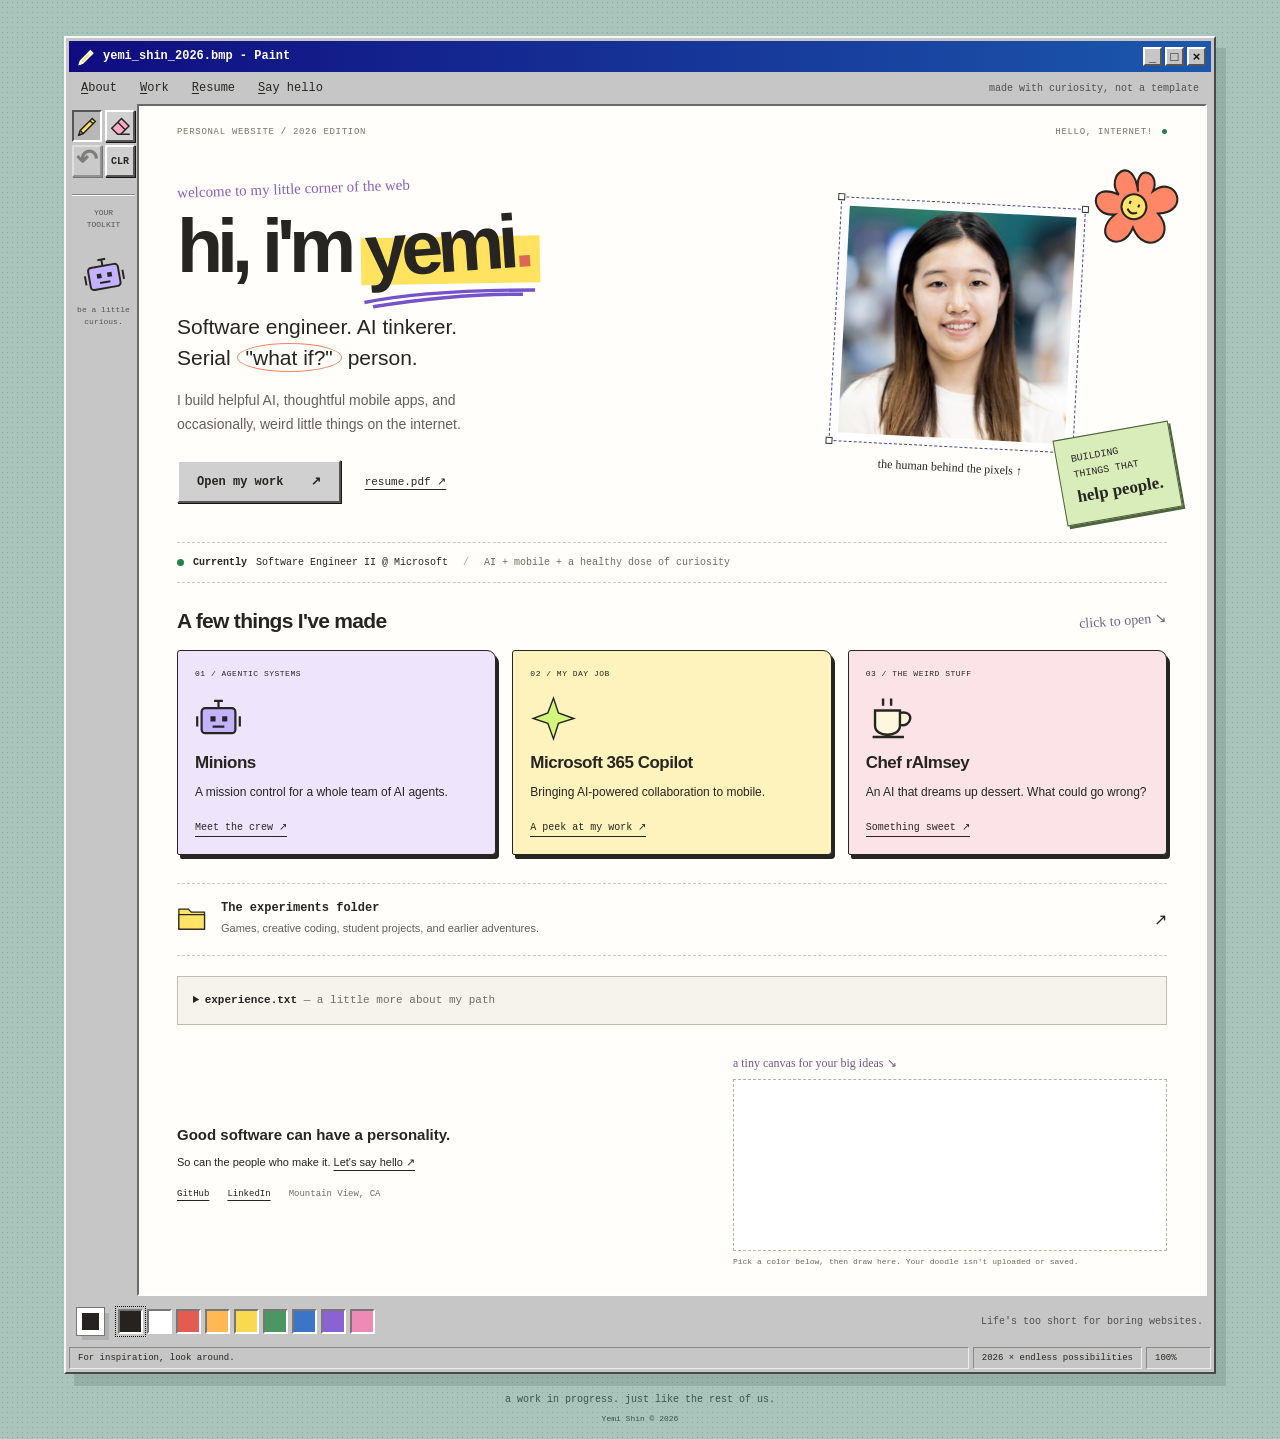
<file: index.html>
<!doctype html>
<html lang="en">
<head>
    <meta charset="utf-8">
    <meta name="viewport" content="width=device-width, initial-scale=1">
    <meta name="description" content="Yemi Shin is a Software Engineer II at Microsoft, building helpful AI, thoughtful mobile apps, and playful things on the internet.">
    <meta name="author" content="Yemi Shin">
    <meta name="theme-color" content="#a8c4bb">
    <meta property="og:title" content="Yemi Shin - Software Engineer &amp; AI Tinkerer">
    <meta property="og:description" content="Helpful AI, thoughtful mobile apps, and a little curiosity. Welcome to my corner of the internet.">
    <meta property="og:type" content="website">
    <meta property="og:url" content="https://yemi33.github.io/">
    <meta property="og:image" content="https://yemi33.github.io/assets/img/portfolio/yemi3.png">
    <meta property="og:image:alt" content="Yemi Shin smiling">
    <link rel="canonical" href="https://yemi33.github.io/">
    <link rel="icon" href="assets/img/favicon.ico">
    <link rel="stylesheet" href="css/portfolio.css">
    <script src="js/paint.js" defer></script>
    <title>Yemi Shin - Software Engineer &amp; AI Tinkerer</title>
</head>
<body id="page-top" data-design="paint">
    <a class="skip-link" href="#about">Skip to content</a>
    <svg class="icon-library" xmlns="http://www.w3.org/2000/svg" aria-hidden="true">
        <symbol id="icon-pencil" viewBox="0 0 32 32"><path d="m7 22-2 6 6-2L27 10l-4-4L7 22Z" fill="#ffe35b" stroke="currentColor" stroke-width="2"/><path d="m7 22 4 4M20 9l4 4M5 28l3-1" fill="none" stroke="currentColor" stroke-width="2"/></symbol>
        <symbol id="icon-eraser" viewBox="0 0 32 32"><path d="m5 19 13-13 10 10-11 11H13L5 19Z" fill="#ffaaca" stroke="currentColor" stroke-width="2"/><path d="m13 11 10 10M17 27h12" stroke="currentColor" stroke-width="2"/></symbol>
        <symbol id="icon-folder" viewBox="0 0 48 40"><path d="M3 8V4h15l5 5h21v27H3Z" fill="#ffe365" stroke="currentColor" stroke-width="2"/><path d="M3 13h41v23H3Z" fill="#ffe365" stroke="currentColor" stroke-width="2"/></symbol>
        <symbol id="icon-bot" viewBox="0 0 64 56"><path d="M32 4v10M26 4h12" stroke="currentColor" stroke-width="3"/><rect x="9" y="14" width="46" height="34" rx="5" fill="#c4b2ff" stroke="currentColor" stroke-width="3"/><path d="M3 25v14M61 25v14M24 39h16" stroke="currentColor" stroke-width="3"/><path d="M21 25h7v7h-7zM37 25h7v7h-7z" fill="currentColor"/></symbol>
        <symbol id="icon-spark" viewBox="0 0 64 64"><path d="m32 3 7 21 22 8-22 7-7 22-8-22L3 32l21-8Z" fill="#d2f77b" stroke="currentColor" stroke-width="2"/></symbol>
        <symbol id="icon-flower" viewBox="0 0 80 80"><path d="M40 24C21-9 4 23 24 34-9 33 7 65 28 53 13 81 49 88 49 58c22 22 44-9 17-22 29-14 1-42-13-18C53-3 25-1 40 24Z" fill="#ff8666" stroke="currentColor" stroke-width="2"/><circle cx="42" cy="39" r="12" fill="#ffe36b" stroke="currentColor" stroke-width="2"/><path d="M37 35v3m9-3v3m-9 5q5 5 10 0" fill="none" stroke="currentColor" stroke-width="2"/></symbol>
        <symbol id="icon-cup" viewBox="0 0 56 56"><path d="M10 18h31v19c0 15-31 15-31 0Zm31 3c20-4 14 19 0 15M7 51h39M20 3v9M30 3v9" fill="#fff6de" stroke="currentColor" stroke-width="3"/></symbol>
    </svg>

    <main class="paint-desktop">
        <div class="paint-window retro-window">
            <header>
                <div class="window-title">
                    <span><svg class="small-icon" aria-hidden="true"><use href="#icon-pencil"/></svg> yemi_shin_2026.bmp - Paint</span>
                    <span class="window-decoration" aria-hidden="true"><b>_</b><b>&#9633;</b><b>&times;</b></span>
                </div>
                <nav class="paint-menu" aria-label="Main navigation">
                    <a href="#about"><u>A</u>bout</a>
                    <a href="#portfolio"><u>W</u>ork</a>
                    <a href="resume.html"><u>R</u>esume</a>
                    <a href="#contact"><u>S</u>ay hello</a>
                    <span>made with curiosity, not a template</span>
                </nav>
            </header>
            <div class="paint-body">
                <aside class="paint-tools" aria-label="Doodle tools">
                    <button class="bevel tool active" data-tool="pen" aria-label="Pencil" aria-pressed="true" title="Pencil" disabled><svg aria-hidden="true"><use href="#icon-pencil"/></svg></button>
                    <button class="bevel tool" data-tool="eraser" aria-label="Eraser" aria-pressed="false" title="Eraser" disabled><svg aria-hidden="true"><use href="#icon-eraser"/></svg></button>
                    <button class="bevel tool" id="undo-doodle" aria-label="Undo last stroke" title="Undo last stroke" disabled>&#8630;</button>
                    <button class="bevel tool" id="clear-doodle" aria-label="Clear the doodle" title="Clear the doodle" disabled>CLR</button>
                    <div class="tool-divider"></div>
                    <span class="tool-caption">YOUR<br>TOOLKIT</span>
                    <svg class="tool-mascot" aria-hidden="true"><use href="#icon-bot"/></svg>
                    <span class="tool-caption">be a little<br>curious.</span>
                </aside>
                <div class="paint-paper">
                    <div class="canvas-topline"><span>PERSONAL WEBSITE / 2026 EDITION</span><span>HELLO, INTERNET! <span class="green-dot"></span></span></div>
                    <section class="paint-hero" id="about" aria-labelledby="intro-heading" tabindex="-1">
                        <div class="paint-intro">
                            <p class="handwritten eyebrow">welcome to my little corner of the web</p>
                            <h1 id="intro-heading">hi, i'm <span class="paint-name">yemi<span class="name-dot">.</span><svg viewBox="0 0 260 24" aria-hidden="true"><path d="M4 13Q91 1 252 12M16 20Q136 9 234 17" fill="none" stroke="#7554ca" stroke-width="5"/></svg></span></h1>
                            <p class="paint-role">Software engineer. AI tinkerer.<br>Serial <span class="circled">"what if?"</span> person.</p>
                            <p class="intro-copy">I build helpful AI, thoughtful mobile apps, and occasionally, weird little things on the internet.</p>
                            <div class="paint-cta">
                                <a class="bevel big-bevel" href="#portfolio">Open my work <span aria-hidden="true">&#8599;</span></a>
                                <a class="text-link" href="resume.html" aria-label="View Yemi Shin's resume">resume.pdf &#8599;</a>
                            </div>
                        </div>
                        <div class="paint-person">
                            <svg class="hello-flower" aria-hidden="true"><use href="#icon-flower"/></svg>
                            <figure class="selection-frame">
                                <img src="assets/img/portfolio/yemi3.png" alt="Yemi Shin smiling" width="529" height="529" fetchpriority="high">
                                <i class="selection-handle top-left" aria-hidden="true"></i><i class="selection-handle top-right" aria-hidden="true"></i><i class="selection-handle bottom-left" aria-hidden="true"></i><i class="selection-handle bottom-right" aria-hidden="true"></i>
                            </figure>
                            <span class="portrait-label handwritten">the human behind the pixels &#8593;</span>
                            <span class="paint-sticker">BUILDING<br>THINGS THAT<br><b>help people.</b></span>
                        </div>
                    </section>
                    <div class="paint-current"><span class="green-dot"></span><b>Currently</b> Software Engineer II @ Microsoft <span class="current-divider">/</span><span>AI + mobile + a healthy dose of curiosity</span></div>
                    <section id="portfolio" aria-labelledby="work-heading">
                        <div class="section-heading"><h2 id="work-heading">A few things I've made</h2><span class="handwritten">click to open &#8600;</span></div>
                        <div class="paint-projects">
                            <a class="project-card lavender-card" href="minions/" data-project="minions">
                                <span class="card-number">01 / AGENTIC SYSTEMS</span><svg aria-hidden="true"><use href="#icon-bot"/></svg>
                                <h3>Minions</h3><p>A mission control for a whole team of AI agents.</p><span class="card-link">Meet the crew &#8599;</span>
                            </a>
                            <a class="project-card yellow-card" href="resume.html" data-project="copilot">
                                <span class="card-number">02 / MY DAY JOB</span><svg aria-hidden="true"><use href="#icon-spark"/></svg>
                                <h3>Microsoft 365 Copilot</h3><p>Bringing AI-powered collaboration to mobile.</p><span class="card-link">A peek at my work &#8599;</span>
                            </a>
                            <a class="project-card pink-card" href="https://github.com/yemi33/Chef-Raimsey" data-project="chef">
                                <span class="card-number">03 / THE WEIRD STUFF</span><svg aria-hidden="true"><use href="#icon-cup"/></svg>
                                <h3>Chef rAImsey</h3><p>An AI that dreams up dessert. What could go wrong?</p><span class="card-link">Something sweet &#8599;</span>
                            </a>
                        </div>
                        <a class="archive-link" href="archive.html#portfolio"><svg aria-hidden="true"><use href="#icon-folder"/></svg><span><b>The experiments folder</b><small>Games, creative coding, student projects, and earlier adventures.</small></span><span aria-hidden="true">&#8599;</span></a>
                    </section>
                    <details class="experience-file" id="experience">
                        <summary>experience.txt <span>&mdash; a little more about my path</span></summary>
                        <div class="experience-content">
                            <article><span class="small-label">SEP 2024 &mdash; PRESENT</span><h3>Software Engineer II / Microsoft</h3><p>Building Microsoft 365 Copilot experiences across mobile and web, with a focus on AI-powered collaboration, reusable platforms, and agentic developer tools.</p></article>
                            <article><span class="small-label">SEP 2022 &mdash; SEP 2024</span><h3>Software Engineer / Microsoft Loop</h3><p>Built Android experiences including notifications, in-app purchases, and deep linking with Jetpack Compose, Kotlin Coroutines, and Compose Navigation.</p></article>
                            <article><span class="small-label">2018 &mdash; 2022</span><h3>Computer Science / Carleton College</h3><p>B.A. in Computer Science. A foundation in algorithms, software design, NLP, and asking better questions.</p></article>
                            <a class="text-link" href="resume.html">The full story is in my resume &#8599;</a>
                        </div>
                    </details>
                    <div class="paint-bottom" id="contact">
                        <section aria-labelledby="contact-heading">
                            <h2 id="contact-heading">Good software can have a personality.</h2>
                            <p>So can the people who make it. <a href="mailto:yshin1999@gmail.com" data-project="contact">Let's say hello &#8599;</a></p>
                            <nav class="social-links" id="social" aria-label="Social links"><a href="https://github.com/yemi33">GitHub</a><a href="https://www.linkedin.com/in/yemi-shin/">LinkedIn</a><span>Mountain View, CA</span></nav>
                        </section>
                        <div class="doodle-box">
                            <span class="handwritten doodle-label" id="doodle-label">a tiny canvas for your big ideas &#8600;</span>
                            <canvas id="doodle-canvas" width="560" height="220" aria-labelledby="doodle-label" aria-describedby="doodle-status">An optional drawing pad. All portfolio content is available outside this canvas.</canvas>
                            <small id="doodle-status" role="status">Enable JavaScript to doodle. All project and resume links work without it.</small>
                        </div>
                    </div>
                </div>
            </div>
            <div class="paint-palette" role="group" aria-label="Drawing colors">
                <span class="current-color" aria-hidden="true"></span>
                <div class="swatches" role="group" aria-label="Pencil color">
                    <button style="--swatch:#25221f" data-color="#25221f" aria-label="Black" aria-pressed="true" disabled></button>
                    <button style="--swatch:#ffffff" data-color="#ffffff" aria-label="White" aria-pressed="false" disabled></button>
                    <button style="--swatch:#e45b51" data-color="#e45b51" aria-label="Red" aria-pressed="false" disabled></button>
                    <button style="--swatch:#ffb854" data-color="#ffb854" aria-label="Orange" aria-pressed="false" disabled></button>
                    <button style="--swatch:#f9d94f" data-color="#f9d94f" aria-label="Yellow" aria-pressed="false" disabled></button>
                    <button style="--swatch:#4b9661" data-color="#4b9661" aria-label="Green" aria-pressed="false" disabled></button>
                    <button style="--swatch:#3c74c8" data-color="#3c74c8" aria-label="Blue" aria-pressed="false" disabled></button>
                    <button style="--swatch:#8962d3" data-color="#8962d3" aria-label="Purple" aria-pressed="false" disabled></button>
                    <button style="--swatch:#ed8bb4" data-color="#ed8bb4" aria-label="Pink" aria-pressed="false" disabled></button>
                </div>
                <span>Life's too short for boring websites.</span>
            </div>
            <div class="paint-status"><span>For inspiration, look around.</span><span>2026 &times; endless possibilities</span><span>100%</span></div>
        </div>
        <footer class="paint-desktop-note">a work in progress. just like the rest of us. <span>Yemi Shin &copy; 2026</span></footer>
    </main>

    <dialog id="project-dialog" class="project-dialog" aria-labelledby="project-title">
        <div class="dialog-titlebar"><span>PROJECT FILE / YEMI SHIN</span><button id="close-project" aria-label="Close window">&times;</button></div>
        <div class="dialog-content"><span class="small-label" id="project-category"></span><h2 id="project-title"></h2><p id="project-description"></p><ul id="project-details"></ul><a id="project-destination" class="dialog-link"></a></div>
    </dialog>
</body>
</html>
</file>
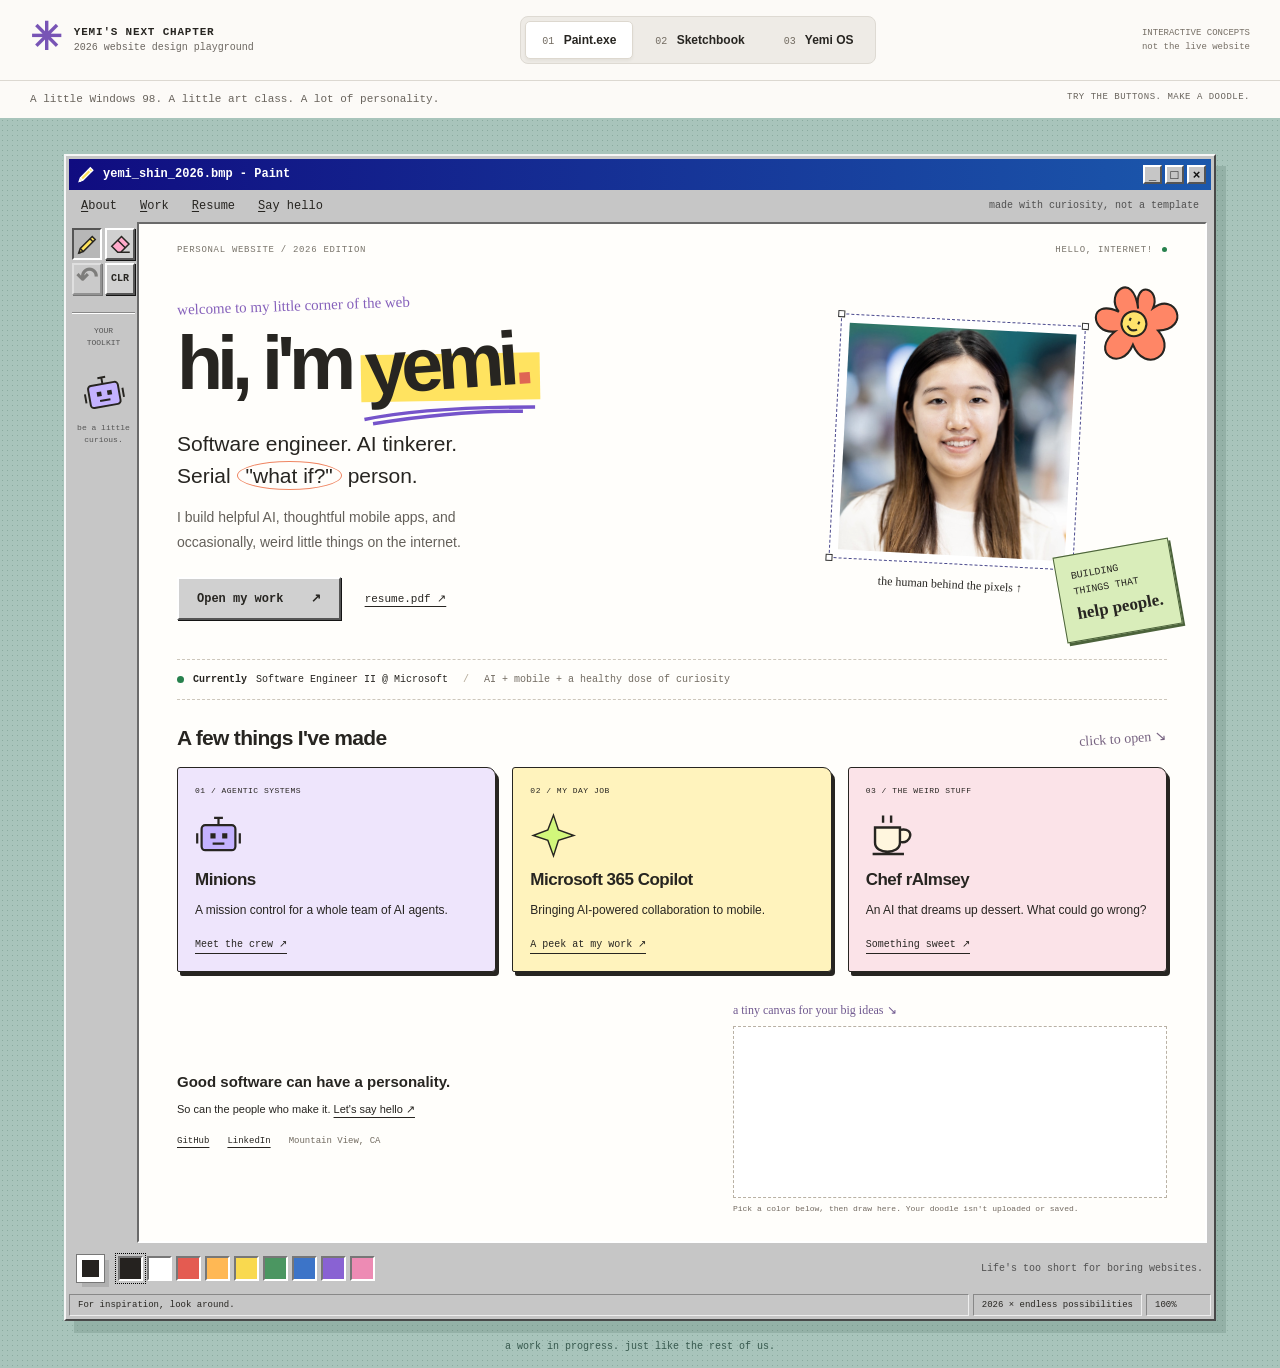
<file: designs/index.html>
<!doctype html>
<html lang="en">
<head>
    <meta charset="utf-8">
    <meta name="viewport" content="width=device-width, initial-scale=1">
    <meta name="robots" content="noindex">
    <meta name="description" content="Three playful directions for Yemi Shin's next corner of the internet.">
    <title>Yemi's design playground - Paint.exe</title>
    <link rel="icon" href="../assets/img/favicon.ico">
    <link rel="stylesheet" href="../css/portfolio.css">
    <script src="../js/paint.js" defer></script>
    <script src="script.js" defer></script>
</head>
<body data-design="paint">
    <svg class="icon-library" xmlns="http://www.w3.org/2000/svg" aria-hidden="true">
        <symbol id="icon-pencil" viewBox="0 0 32 32"><path d="m7 22-2 6 6-2L27 10l-4-4L7 22Z" fill="#ffe35b" stroke="currentColor" stroke-width="2"/><path d="m7 22 4 4M20 9l4 4M5 28l3-1" fill="none" stroke="currentColor" stroke-width="2"/></symbol>
        <symbol id="icon-eraser" viewBox="0 0 32 32"><path d="m5 19 13-13 10 10-11 11H13L5 19Z" fill="#ffaaca" stroke="currentColor" stroke-width="2"/><path d="m13 11 10 10M17 27h12" stroke="currentColor" stroke-width="2"/></symbol>
        <symbol id="icon-folder" viewBox="0 0 48 40"><path d="M3 8V4h15l5 5h21v27H3Z" fill="#ffe365" stroke="currentColor" stroke-width="2"/><path d="M3 13h41v23H3Z" fill="#ffe365" stroke="currentColor" stroke-width="2"/></symbol>
        <symbol id="icon-file" viewBox="0 0 40 48"><path d="M5 2h20l10 11v33H5Z" fill="#fffdf3" stroke="currentColor" stroke-width="2"/><path d="M25 2v12h10M11 23h17M11 29h17M11 35h12" fill="none" stroke="currentColor" stroke-width="2"/></symbol>
        <symbol id="icon-bot" viewBox="0 0 64 56"><path d="M32 4v10M26 4h12" stroke="currentColor" stroke-width="3"/><rect x="9" y="14" width="46" height="34" rx="5" fill="#c4b2ff" stroke="currentColor" stroke-width="3"/><path d="M3 25v14M61 25v14M24 39h16" stroke="currentColor" stroke-width="3"/><path d="M21 25h7v7h-7zM37 25h7v7h-7z" fill="currentColor"/></symbol>
        <symbol id="icon-spark" viewBox="0 0 64 64"><path d="m32 3 7 21 22 8-22 7-7 22-8-22L3 32l21-8Z" fill="#d2f77b" stroke="currentColor" stroke-width="2"/></symbol>
        <symbol id="icon-flower" viewBox="0 0 80 80"><path d="M40 24C21-9 4 23 24 34-9 33 7 65 28 53 13 81 49 88 49 58c22 22 44-9 17-22 29-14 1-42-13-18C53-3 25-1 40 24Z" fill="#ff8666" stroke="currentColor" stroke-width="2"/><circle cx="42" cy="39" r="12" fill="#ffe36b" stroke="currentColor" stroke-width="2"/><path d="M37 35v3m9-3v3m-9 5q5 5 10 0" fill="none" stroke="currentColor" stroke-width="2"/></symbol>
        <symbol id="icon-mail" viewBox="0 0 48 40"><path d="M3 5h42v31H3Z" fill="#f9b9d2" stroke="currentColor" stroke-width="2"/><path d="m3 5 21 18L45 5M3 36l14-16m28 16L31 20" fill="none" stroke="currentColor" stroke-width="2"/></symbol>
        <symbol id="icon-cup" viewBox="0 0 56 56"><path d="M10 18h31v19c0 15-31 15-31 0Zm31 3c20-4 14 19 0 15M7 51h39M20 3v9M30 3v9" fill="#fff6de" stroke="currentColor" stroke-width="3"/></symbol>
    </svg>

    <header class="playground-bar">
        <a class="playground-brand" href="#paint"><span class="brand-mark" aria-hidden="true">&#10035;</span><span>YEMI'S NEXT CHAPTER<small>2026 website design playground</small></span></a>
        <div class="design-tabs" role="tablist" aria-label="Choose a design direction">
            <button id="tab-paint" role="tab" aria-selected="true" aria-controls="paint" data-design-tab="paint"><span>01</span> Paint.exe</button>
            <button id="tab-sketchbook" role="tab" aria-selected="false" aria-controls="sketchbook" tabindex="-1" data-design-tab="sketchbook"><span>02</span> Sketchbook</button>
            <button id="tab-desktop" role="tab" aria-selected="false" aria-controls="desktop" tabindex="-1" data-design-tab="desktop"><span>03</span> Yemi OS</button>
        </div>
        <span class="prototype-tag">INTERACTIVE CONCEPTS<br>not the live website</span>
    </header>
    <div class="direction-note"><span id="direction-description">A little Windows 98. A little art class. A lot of personality.</span><span id="direction-hint">TRY THE BUTTONS. MAKE A DOODLE.</span></div>
    <noscript><p class="noscript-note">JavaScript is needed to compare designs and use the drawing tools. You can still explore Paint.exe and open the resume below.</p></noscript>

    <main>
        <section id="paint" class="concept paint-desktop" role="tabpanel" aria-labelledby="tab-paint" tabindex="0">
            <div class="paint-window retro-window">
                <div class="window-title"><span><svg class="small-icon"><use href="#icon-pencil"/></svg> yemi_shin_2026.bmp - Paint</span><span class="window-decoration" aria-hidden="true"><b>_</b><b>&#9633;</b><b>&times;</b></span></div>
                <nav class="paint-menu" aria-label="Paint portfolio">
                    <a href="#paint" data-scroll-to="paint-about"><u>A</u>bout</a>
                    <a href="#paint" data-scroll-to="paint-work"><u>W</u>ork</a>
                    <a href="../resume.html"><u>R</u>esume</a>
                    <a href="mailto:yshin1999@gmail.com"><u>S</u>ay hello</a>
                    <span>made with curiosity, not a template</span>
                </nav>
                <div class="paint-body">
                    <aside class="paint-tools" aria-label="Doodle tools">
                        <button class="bevel tool active" data-tool="pen" aria-label="Pencil" aria-pressed="true" title="Pencil"><svg><use href="#icon-pencil"/></svg></button>
                        <button class="bevel tool" data-tool="eraser" aria-label="Eraser" aria-pressed="false" title="Eraser"><svg><use href="#icon-eraser"/></svg></button>
                        <button class="bevel tool" id="undo-doodle" aria-label="Undo last stroke" title="Undo last stroke" disabled>&#8630;</button>
                        <button class="bevel tool" id="clear-doodle" aria-label="Clear the doodle" title="Clear the doodle">CLR</button>
                        <div class="tool-divider"></div>
                        <span class="tool-caption">YOUR<br>TOOLKIT</span>
                        <svg class="tool-mascot"><use href="#icon-bot"/></svg>
                        <span class="tool-caption">be a little<br>curious.</span>
                    </aside>
                    <div class="paint-paper">
                        <div class="canvas-topline"><span>PERSONAL WEBSITE / 2026 EDITION</span><span>HELLO, INTERNET! <span class="green-dot"></span></span></div>
                        <div class="paint-hero" id="paint-about">
                            <div class="paint-intro">
                                <p class="handwritten eyebrow">welcome to my little corner of the web</p>
                                <h1>hi, i'm <span class="paint-name">yemi<span class="name-dot">.</span><svg viewBox="0 0 260 24" aria-hidden="true"><path d="M4 13Q91 1 252 12M16 20Q136 9 234 17" fill="none" stroke="#7554ca" stroke-width="5"/></svg></span></h1>
                                <p class="paint-role">Software engineer. AI tinkerer.<br>Serial <span class="circled">"what if?"</span> person.</p>
                                <p class="intro-copy">I build helpful AI, thoughtful mobile apps, and occasionally, weird little things on the internet.</p>
                                <div class="paint-cta"><a class="bevel big-bevel" href="#paint" data-scroll-to="paint-work">Open my work <span aria-hidden="true">&#8599;</span></a><a class="text-link" href="../resume.html">resume.pdf &#8599;</a></div>
                            </div>
                            <div class="paint-person">
                                <svg class="hello-flower" aria-hidden="true"><use href="#icon-flower"/></svg>
                                <figure class="selection-frame">
                                    <img src="../assets/img/portfolio/yemi3.png" alt="Yemi Shin smiling" width="529" height="529">
                                    <i class="selection-handle top-left"></i><i class="selection-handle top-right"></i><i class="selection-handle bottom-left"></i><i class="selection-handle bottom-right"></i>
                                </figure>
                                <span class="portrait-label handwritten">the human behind the pixels &#8593;</span>
                                <span class="paint-sticker">BUILDING<br>THINGS THAT<br><b>help people.</b></span>
                            </div>
                        </div>
                        <div class="paint-current"><span class="green-dot"></span><b>Currently</b> Software Engineer II @ Microsoft <span class="current-divider">/</span><span>AI + mobile + a healthy dose of curiosity</span></div>
                        <div class="section-heading" id="paint-work"><h2>A few things I've made</h2><span class="handwritten">click to open &#8600;</span></div>
                        <div class="paint-projects">
                            <button class="project-card lavender-card" data-project="minions"><span class="card-number">01 / AGENTIC SYSTEMS</span><svg><use href="#icon-bot"/></svg><h3>Minions</h3><p>A mission control for a whole team of AI agents.</p><span class="card-link">Meet the crew &#8599;</span></button>
                            <button class="project-card yellow-card" data-project="copilot"><span class="card-number">02 / MY DAY JOB</span><svg><use href="#icon-spark"/></svg><h3>Microsoft 365 Copilot</h3><p>Bringing AI-powered collaboration to mobile.</p><span class="card-link">A peek at my work &#8599;</span></button>
                            <button class="project-card pink-card" data-project="chef"><span class="card-number">03 / THE WEIRD STUFF</span><svg><use href="#icon-cup"/></svg><h3>Chef rAImsey</h3><p>An AI that dreams up dessert. What could go wrong?</p><span class="card-link">Something sweet &#8599;</span></button>
                        </div>
                        <div class="paint-bottom">
                            <div><h2>Good software can have a personality.</h2><p>So can the people who make it. <a href="mailto:yshin1999@gmail.com">Let's say hello &#8599;</a></p><div class="social-links"><a href="https://github.com/yemi33" target="_blank" rel="noopener">GitHub</a><a href="https://www.linkedin.com/in/yemi-shin/" target="_blank" rel="noopener">LinkedIn</a><span>Mountain View, CA</span></div></div>
                            <div class="doodle-box"><span class="handwritten doodle-label" id="doodle-label">a tiny canvas for your big ideas &#8600;</span><canvas id="doodle-canvas" width="560" height="220" aria-labelledby="doodle-label" aria-describedby="doodle-status">A decorative drawing pad. All portfolio content is available outside this canvas.</canvas><small id="doodle-status" role="status">Pick a color below, then draw here.</small></div>
                        </div>
                    </div>
                </div>
                <div class="paint-palette" aria-label="Drawing colors"><span class="current-color" aria-hidden="true"></span><div class="swatches" role="group" aria-label="Pencil color"><button style="--swatch:#25221f" data-color="#25221f" aria-label="Black" aria-pressed="true"></button><button style="--swatch:#ffffff" data-color="#ffffff" aria-label="White" aria-pressed="false"></button><button style="--swatch:#e45b51" data-color="#e45b51" aria-label="Red" aria-pressed="false"></button><button style="--swatch:#ffb854" data-color="#ffb854" aria-label="Orange" aria-pressed="false"></button><button style="--swatch:#f9d94f" data-color="#f9d94f" aria-label="Yellow" aria-pressed="false"></button><button style="--swatch:#4b9661" data-color="#4b9661" aria-label="Green" aria-pressed="false"></button><button style="--swatch:#3c74c8" data-color="#3c74c8" aria-label="Blue" aria-pressed="false"></button><button style="--swatch:#8962d3" data-color="#8962d3" aria-label="Purple" aria-pressed="false"></button><button style="--swatch:#ed8bb4" data-color="#ed8bb4" aria-label="Pink" aria-pressed="false"></button></div><span>Life's too short for boring websites.</span></div>
                <div class="paint-status"><span>For inspiration, look around.</span><span>2026 &times; endless possibilities</span><span>100%</span></div>
            </div>
            <div class="paint-desktop-note">a work in progress. just like the rest of us.</div>
        </section>

        <section id="sketchbook" class="concept sketchbook" role="tabpanel" aria-labelledby="tab-sketchbook" tabindex="0" hidden>
            <div class="notebook">
                <div class="notebook-margin" aria-hidden="true"></div>
                <header class="notebook-nav"><a class="sketch-logo" href="#sketchbook">ys<span>&#10035;</span></a><span class="notebook-date">FIELD NOTES<br>VOL. 26 / MOUNTAIN VIEW, CA</span><nav aria-label="Sketchbook portfolio"><a href="#sketchbook" data-scroll-to="sketch-work">my work</a><a href="../resume.html">resume &#8599;</a><a href="mailto:yshin1999@gmail.com">say hi!</a></nav></header>
                <div class="sketch-hero">
                    <div class="sketch-intro"><span class="small-label">ENGINEERING WITH A LITTLE IMAGINATION</span><h1>Serious about<br>building.<br><em>Playful</em> about<br>everything else<span class="coral-dot">.</span></h1><p>I'm <b>Yemi</b> &mdash; a software engineer making AI and mobile experiences feel a little more human. Currently at Microsoft. Always making something.</p><a class="sketch-button" href="#sketchbook" data-scroll-to="sketch-work">Come have a look <span aria-hidden="true">&#8600;</span></a></div>
                    <div class="scrapbook-collage">
                        <div class="collage-orbit handwritten">part engineer, part endless curiosity</div>
                        <figure class="polaroid"><span class="tape" aria-hidden="true"></span><img src="../assets/img/portfolio/yemi3.png" alt="Yemi Shin" width="529" height="529"><figcaption>hi, that's me! :)</figcaption></figure>
                        <div class="sticky-note"><span>things I believe:</span><p>Make it useful.<br>Make it kind.<br>Make it a little<br><u>unexpected.</u></p><svg aria-hidden="true"><use href="#icon-flower"/></svg></div>
                        <span class="round-sticker">MORE<br>CURIOSITY<br>LESS BORING</span>
                        <svg class="collage-spark" aria-hidden="true"><use href="#icon-spark"/></svg>
                    </div>
                </div>
                <div class="notebook-divider"><span>some pages from my sketchbook</span><span aria-hidden="true">&#8595; &#8595; &#8595;</span></div>
                <div class="sketch-work" id="sketch-work">
                    <button class="sketch-project" data-project="minions"><span class="sketch-project-art mint-art"><svg><use href="#icon-bot"/></svg><span class="handwritten">a tiny team.<br>big possibilities.</span><span class="art-star" aria-hidden="true">&#10035;</span></span><span class="project-meta">01 &mdash; AI AGENTS / DEVELOPER TOOLS</span><h2>Many minds. One mission.</h2><p>Minions: my experiment in making a team of AI agents actually work together.</p><span class="sketch-project-link">Open this page &#8599;</span></button>
                    <button class="sketch-project" data-project="copilot"><span class="sketch-project-art lilac-art"><span class="drawn-phone"><span class="phone-dot"></span><svg><use href="#icon-spark"/></svg><i></i><i></i></span><span class="handwritten">helpful AI,<br>in your pocket.</span></span><span class="project-meta">02 &mdash; MICROSOFT / AI + MOBILE</span><h2>A little more possible.</h2><p>Building Microsoft 365 Copilot experiences across Android, iOS, and the web.</p><span class="sketch-project-link">Open this page &#8599;</span></button>
                    <button class="sketch-project" data-project="chef"><span class="sketch-project-art peach-art"><svg><use href="#icon-cup"/></svg><span class="handwritten">let it cook.</span><span class="art-star" aria-hidden="true">&#10035;</span></span><span class="project-meta">03 &mdash; NLP / DELIGHTFULLY ODD</span><h2>A recipe for curiosity.</h2><p>Chef rAImsey: a dessert-generating AI from my early experiments with language.</p><span class="sketch-project-link">Open this page &#8599;</span></button>
                </div>
                <footer class="sketch-footer"><div><span class="small-label">NEXT PAGE?</span><h2>Let's make something<br><em>worth caring about.</em></h2><a href="mailto:yshin1999@gmail.com">yshin1999@gmail.com &#8599;</a></div><div class="sketch-signature"><svg aria-hidden="true"><use href="#icon-flower"/></svg><span class="handwritten">thanks for stopping by!<br>&mdash; yemi</span><div><a href="https://github.com/yemi33" target="_blank" rel="noopener">GitHub</a> / <a href="https://www.linkedin.com/in/yemi-shin/" target="_blank" rel="noopener">LinkedIn</a></div></div></footer>
                <div class="notebook-colophon"><span>HANDMADE ENERGY. THOUGHTFULLY ENGINEERED.</span><span>YEMI SHIN &copy; 2026</span></div>
            </div>
        </section>

        <section id="desktop" class="concept pixel-desktop" role="tabpanel" aria-labelledby="tab-desktop" tabindex="0" hidden>
            <div class="os-topbar"><span><b>YEMI OS</b> <span class="os-version">PERSONAL EDITION 2026</span></span><span><span class="green-dot"></span> SYSTEM STATUS: CURIOUS</span></div>
            <div class="os-workspace">
                <nav class="desktop-icons" aria-label="Desktop shortcuts">
                    <button data-scroll-to="os-welcome"><span class="desktop-icon monitor-icon"><span>ys<span class="cursor-underscore">_</span></span></span>About me</button>
                    <button data-scroll-to="os-projects"><svg class="desktop-icon"><use href="#icon-folder"/></svg>My projects</button>
                    <a href="../resume.html"><svg class="desktop-icon"><use href="#icon-file"/></svg>Resume.pdf</a>
                    <a href="mailto:yshin1999@gmail.com"><svg class="desktop-icon"><use href="#icon-mail"/></svg>Say hello</a>
                </nav>
                <div class="os-windows">
                    <article class="welcome-window os-window" id="os-welcome">
                        <div class="os-titlebar"><span><span aria-hidden="true">&#9638;</span> welcome.txt</span><span aria-hidden="true">_ &nbsp; &#9633; &nbsp; &times;</span></div>
                        <div class="os-welcome-content"><span class="terminal-label"><span class="green-dot"></span> CONNECTION ESTABLISHED</span><h1>Human ideas.<br>Machine magic.<br><span>Hi, I'm Yemi<span class="cursor-underscore">_</span></span></h1><p>Software Engineer II at Microsoft.<br>I build AI-powered experiences, mobile platforms,<br class="desktop-break"> and tools that help people do more.</p><div class="os-chips"><span>AI AGENTS</span><span>ANDROID</span><span>PLATFORM ENGINEERING</span></div><button class="os-button" data-scroll-to="os-projects">Explore my files <span aria-hidden="true">&#8595;</span></button></div>
                        <div class="os-window-status"><span>LOCATION: MOUNTAIN VIEW, CA</span><span>READY.</span></div>
                    </article>
                    <aside class="os-note os-window"><div class="os-titlebar"><span>note_to_self.txt</span><span aria-hidden="true">&times;</span></div><div><svg aria-hidden="true"><use href="#icon-spark"/></svg><p>The best way<br>to predict the<br>next thing?</p><strong>Make a<br>weird little<br>prototype.</strong><span class="handwritten">then make it work. :)</span></div></aside>
                    <section class="files-window os-window" id="os-projects"><div class="os-titlebar"><span><svg class="small-icon"><use href="#icon-folder"/></svg> C:\Yemi\Things_I_Built</span><span aria-hidden="true">_ &nbsp; &#9633; &nbsp; &times;</span></div><div class="file-path"><span>Address</span><code>My Computer &gt; Yemi &gt; Selected Work</code></div><div class="os-files"><button data-project="minions"><svg><use href="#icon-bot"/></svg><strong>minions.exe</strong><span>Multi-agent mission control</span><small>AI / DEVELOPER TOOLS</small></button><button data-project="copilot"><svg><use href="#icon-spark"/></svg><strong>copilot.mobile</strong><span>My work at Microsoft</span><small>AI / MOBILE PLATFORMS</small></button><button data-project="chef"><svg><use href="#icon-cup"/></svg><strong>chef_rAImsey.py</strong><span>A dessert-generating AI</span><small>NLP / CREATIVE CODING</small></button></div><div class="os-window-status"><span>3 objects</span><span>Single-click to explore</span></div></section>
                    <div class="os-bottom-note"><span class="handwritten">built for humans, not just browsers.</span><a href="https://github.com/yemi33" target="_blank" rel="noopener">find me on GitHub &#8599;</a></div>
                </div>
            </div>
            <footer class="os-taskbar"><div class="start-menu" id="start-menu" hidden><strong>Yemi OS / Quick links</strong><a href="mailto:yshin1999@gmail.com">Write me a message &#8599;</a><a href="../resume.html">Open resume.pdf &#8599;</a><a href="https://www.linkedin.com/in/yemi-shin/" target="_blank" rel="noopener">Visit LinkedIn &#8599;</a><span>No shutdown button. Still curious.</span></div><button class="bevel start-button" id="start-button" aria-expanded="false" aria-controls="start-menu"><span aria-hidden="true">&#10035;</span> Start</button><span class="taskbar-app">welcome.txt</span><span class="taskbar-message">a personal corner of the internet</span><time id="os-clock" aria-label="Current time in Mountain View">MOUNTAIN VIEW</time></footer>
        </section>
    </main>

    <dialog id="project-dialog" class="project-dialog" aria-labelledby="project-title">
        <div class="dialog-titlebar"><span>PROJECT FILE / YEMI SHIN</span><button id="close-project" aria-label="Close window">&times;</button></div>
        <div class="dialog-content"><span class="small-label" id="project-category"></span><h2 id="project-title"></h2><p id="project-description"></p><ul id="project-details"></ul><a id="project-destination" class="dialog-link" target="_blank" rel="noopener"></a></div>
    </dialog>
</body>
</html>
</file>
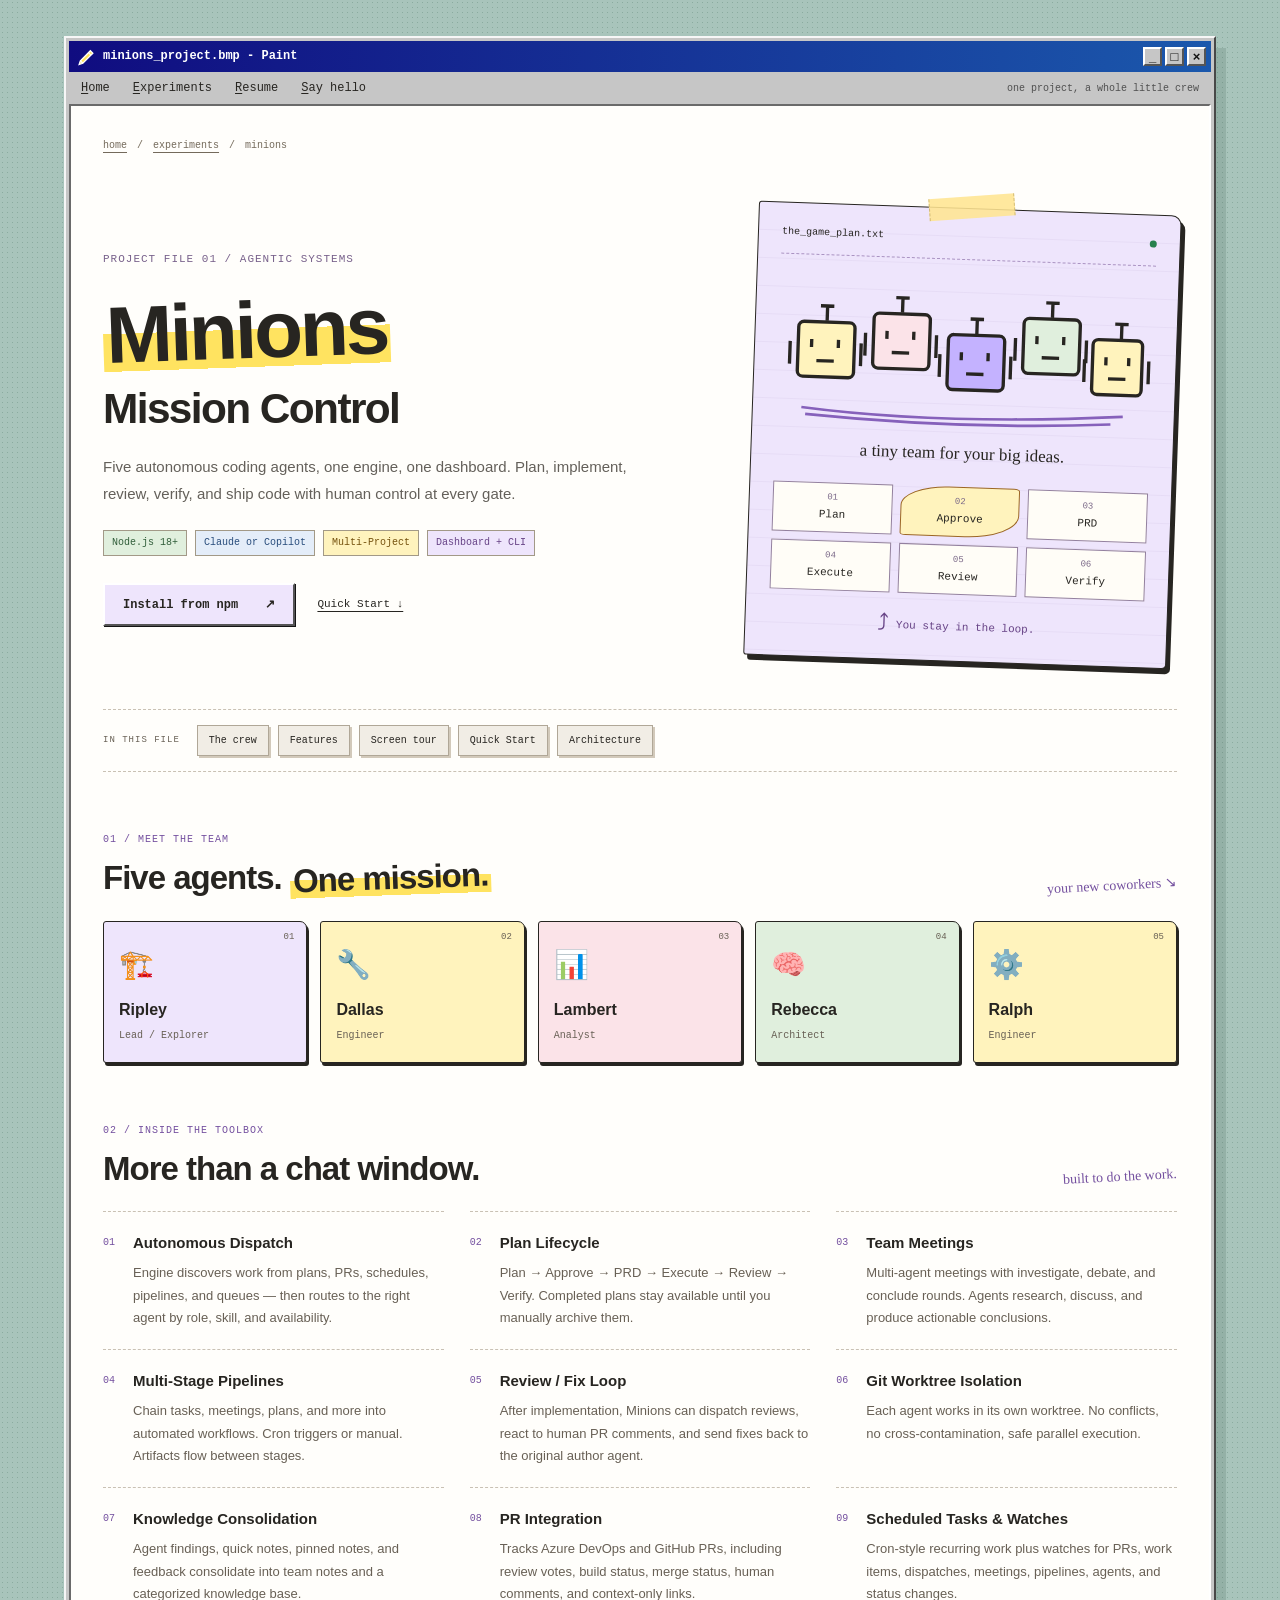
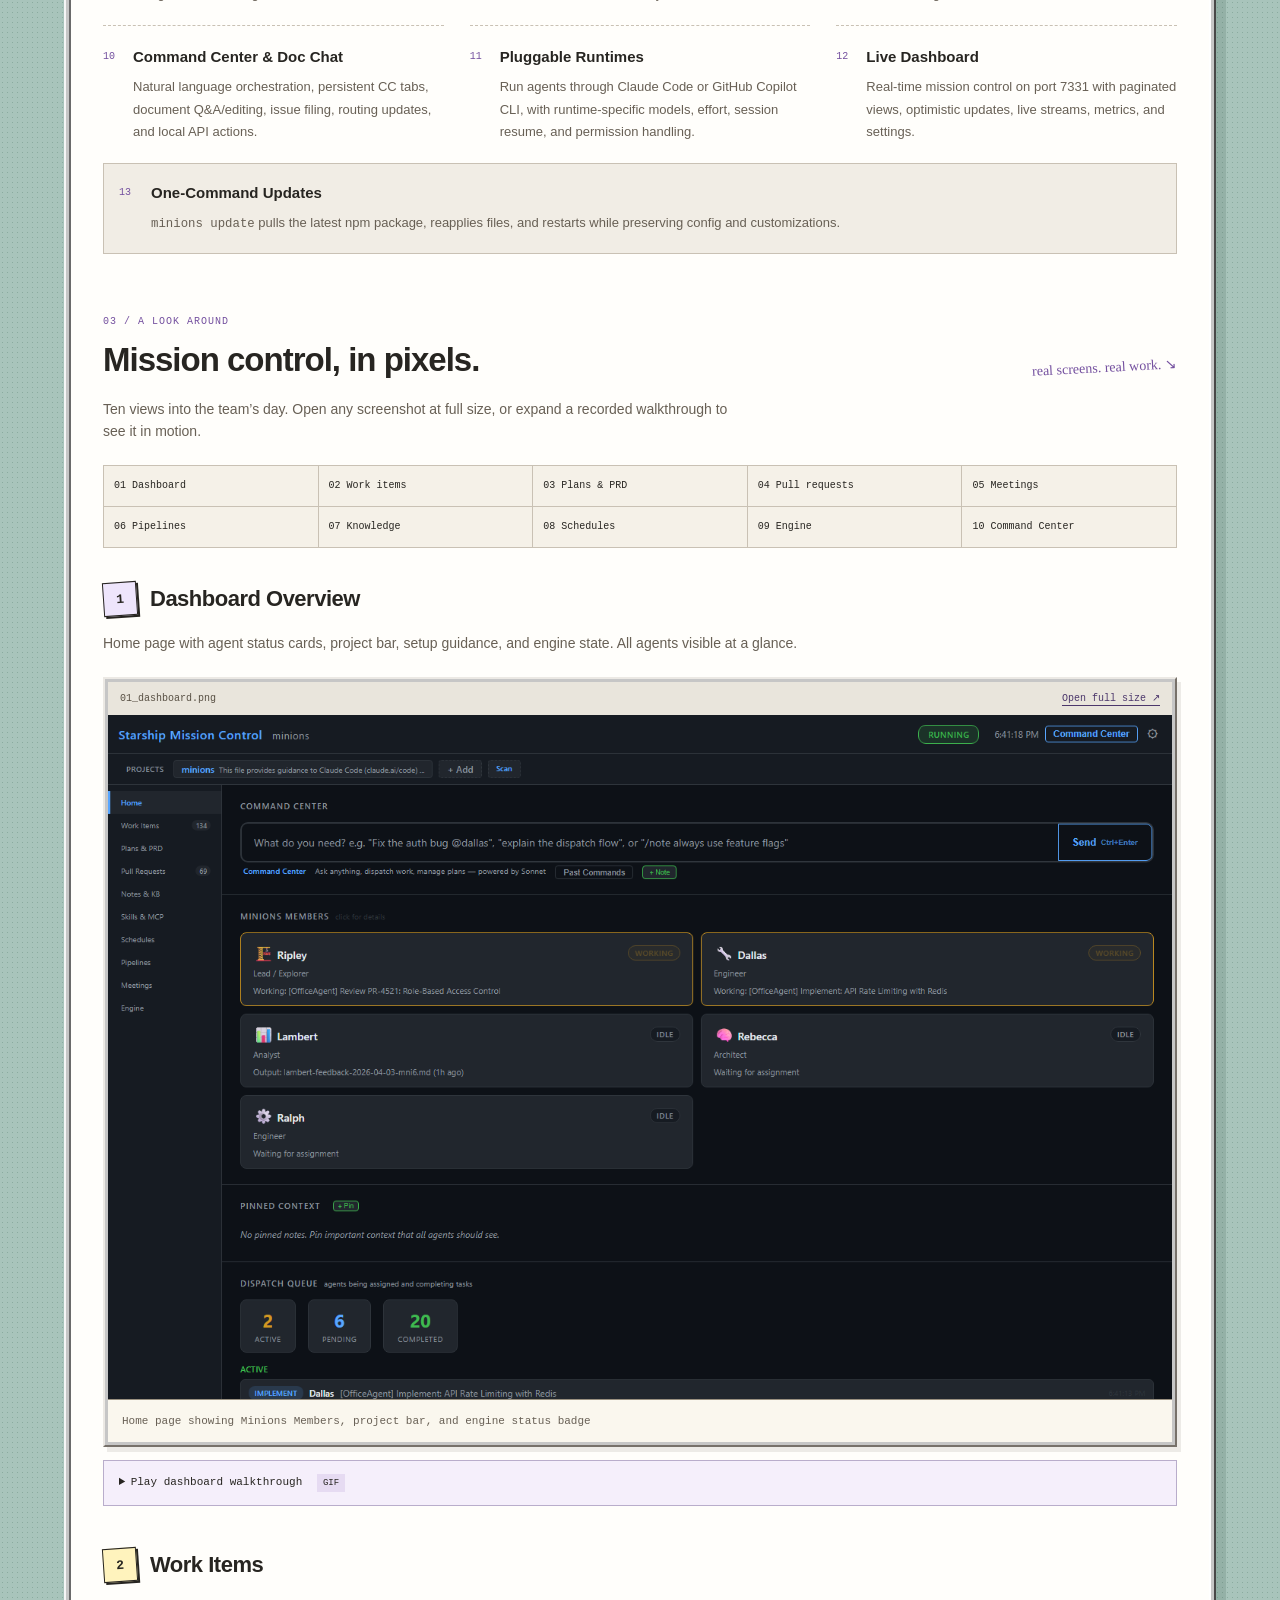
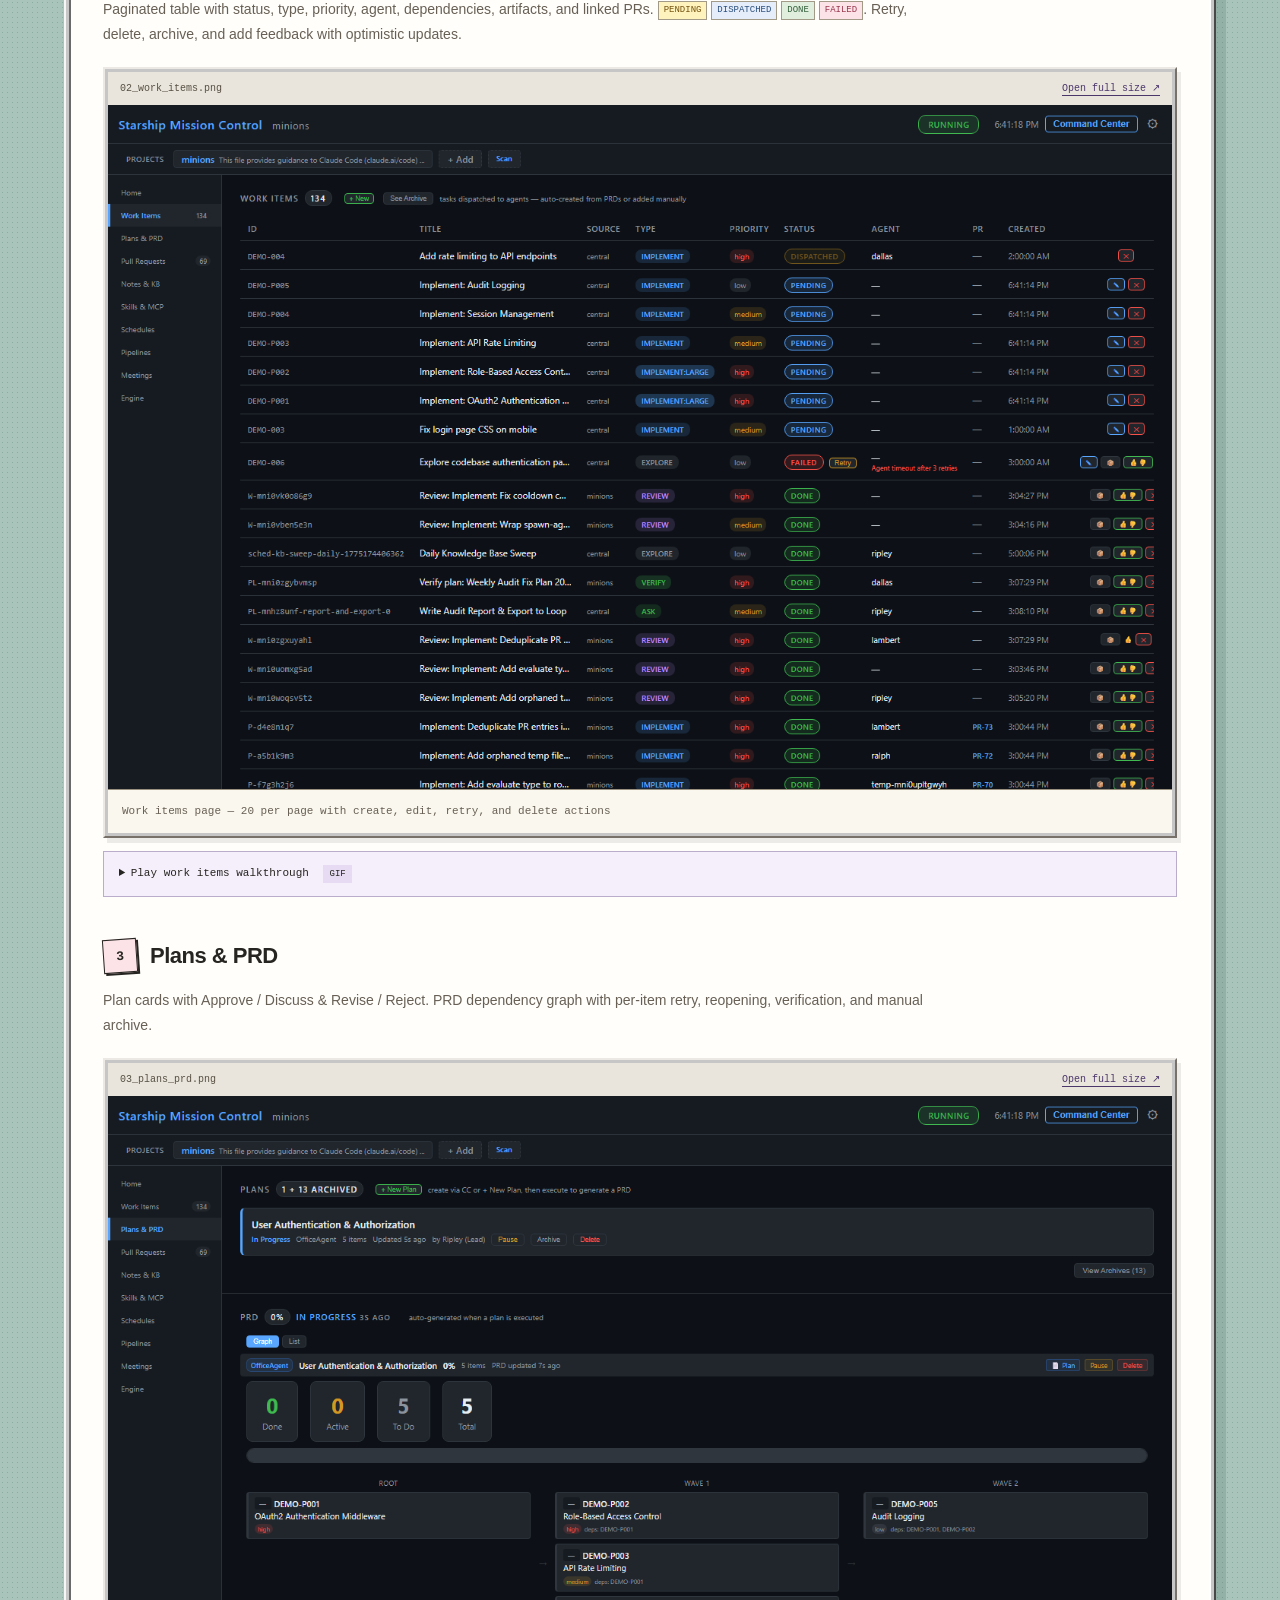
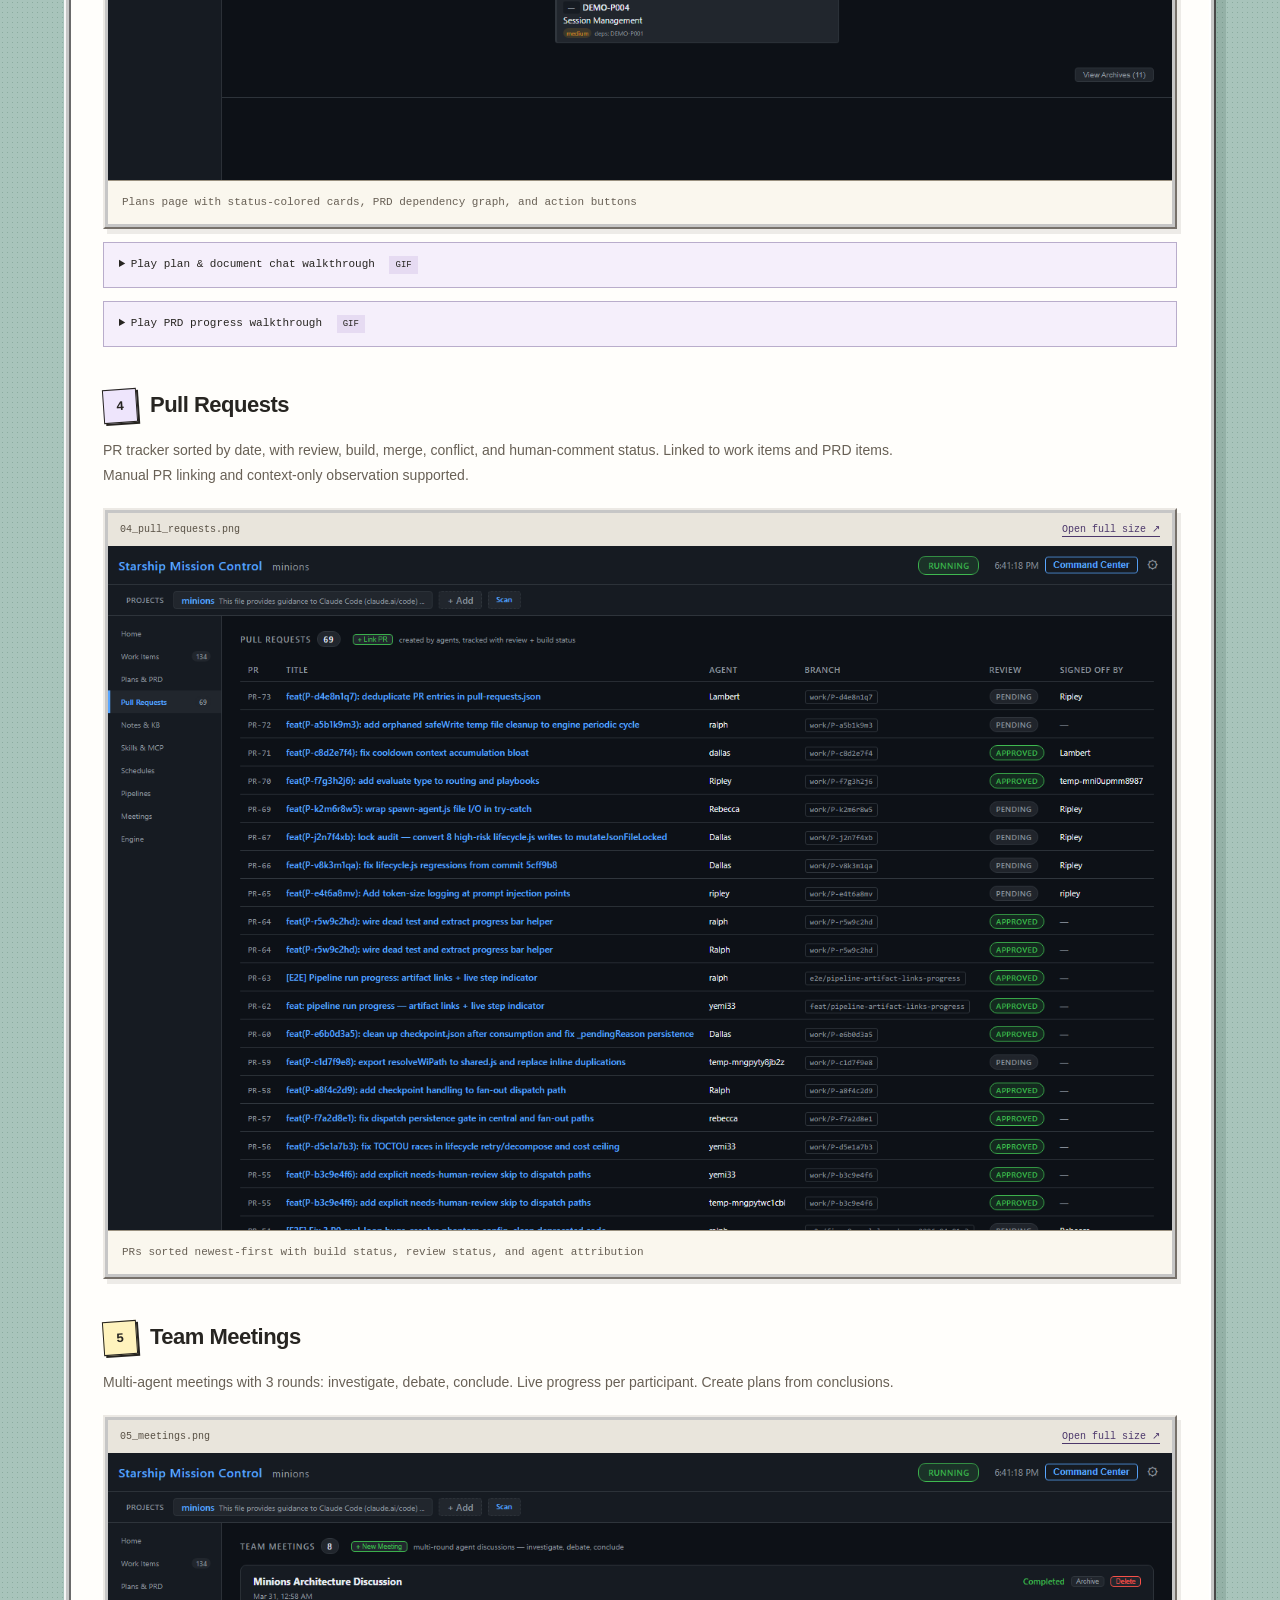
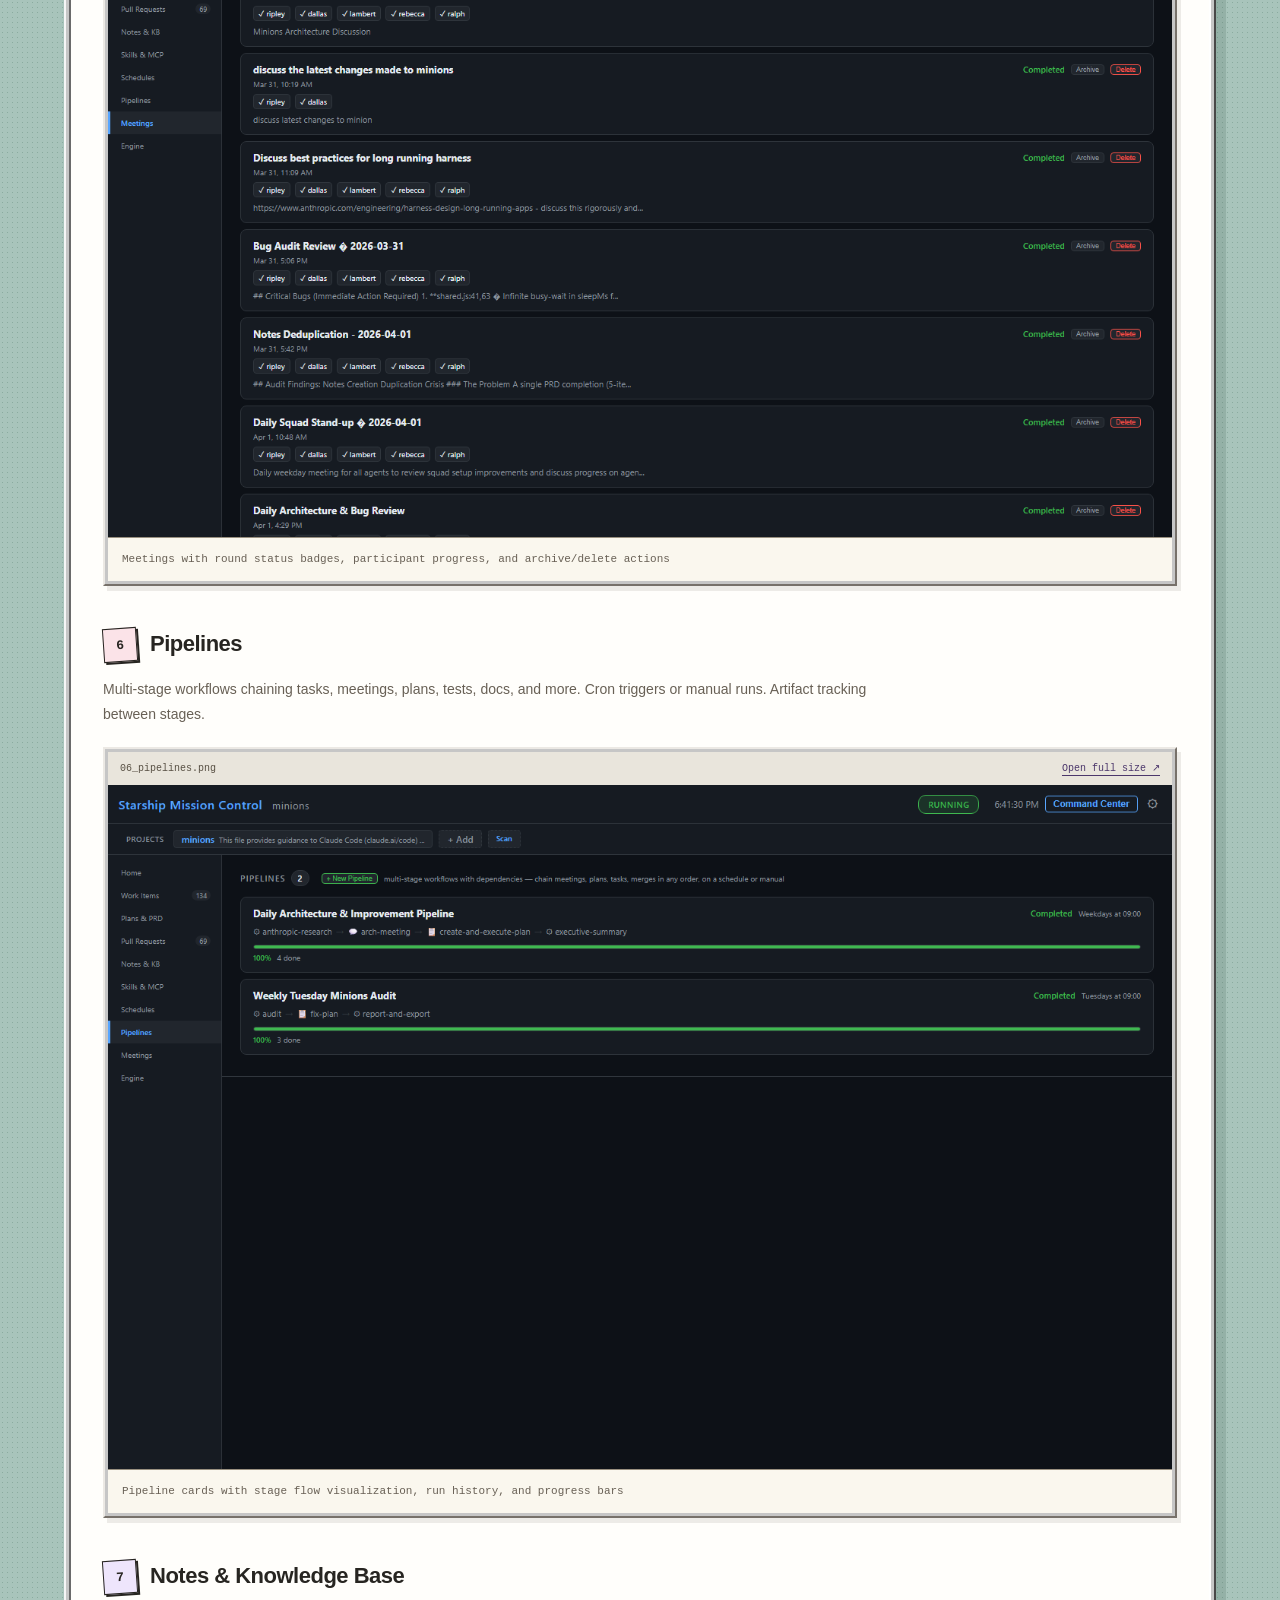
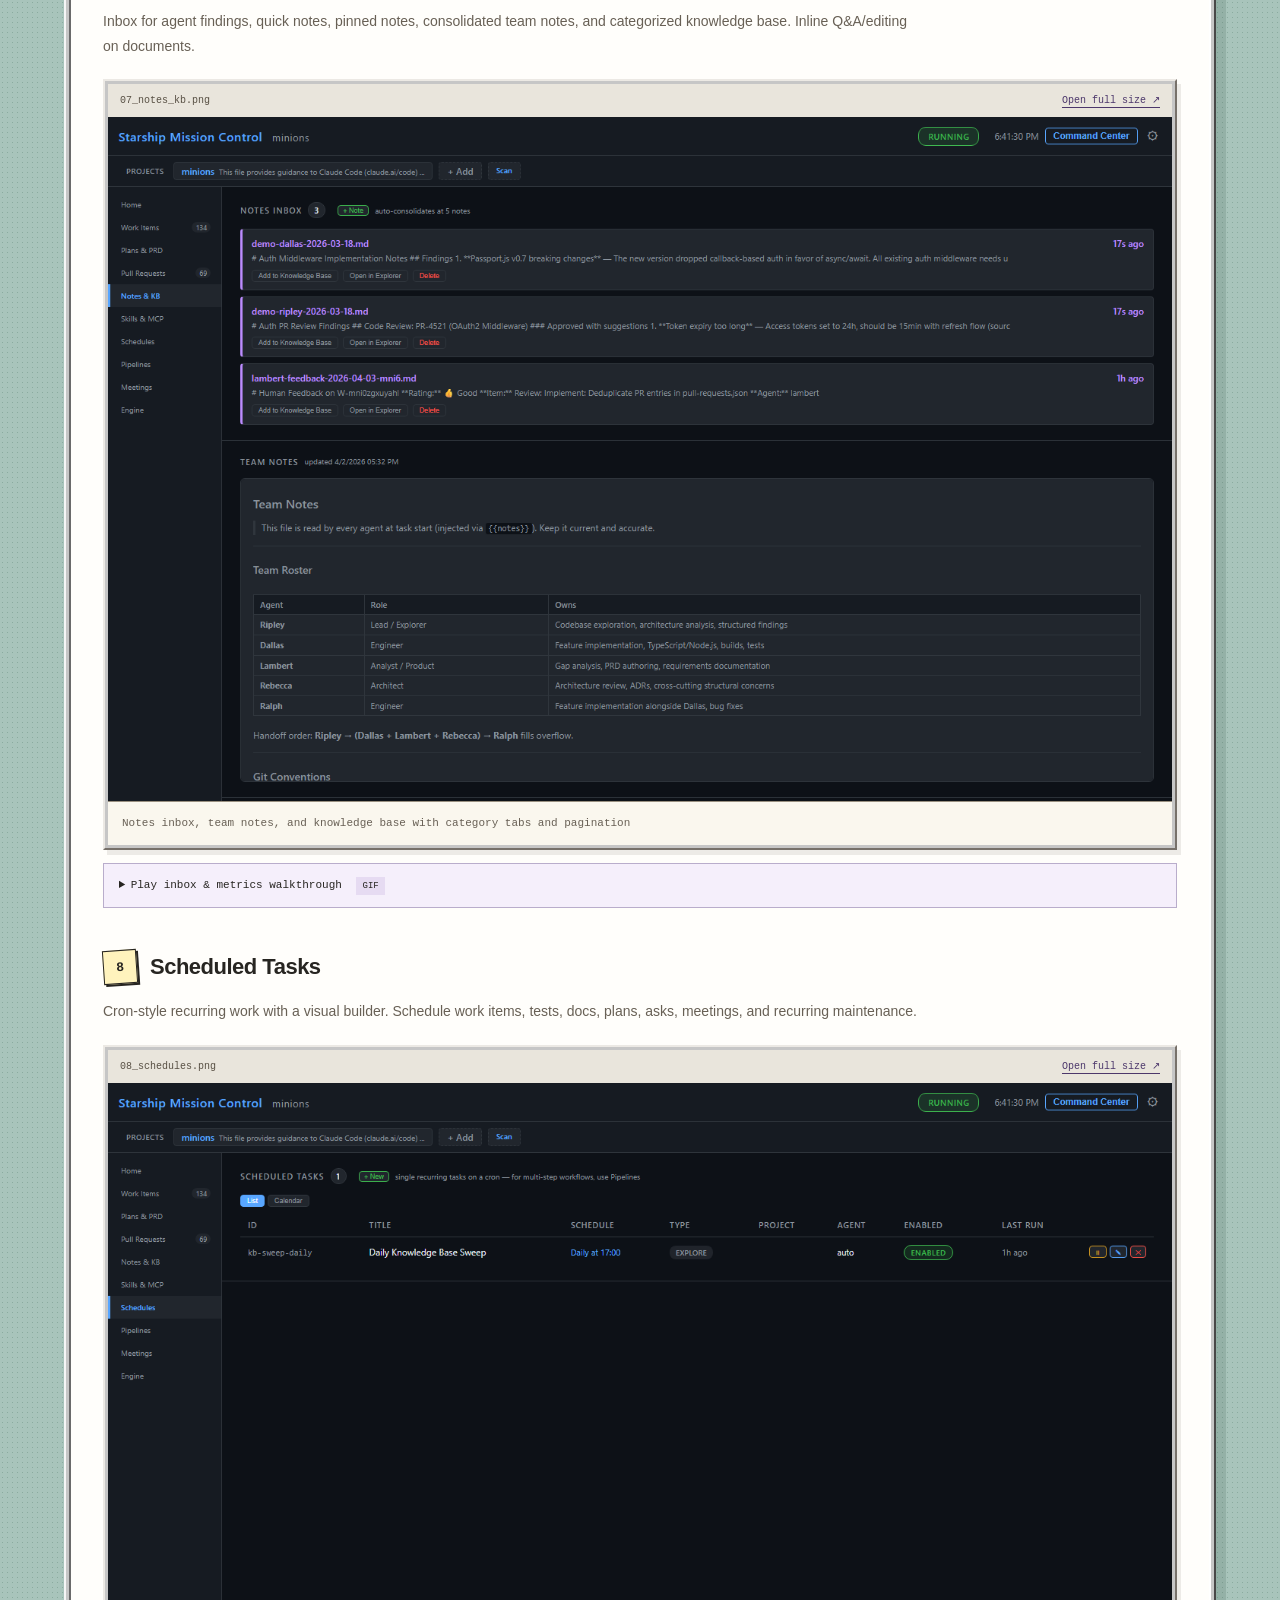
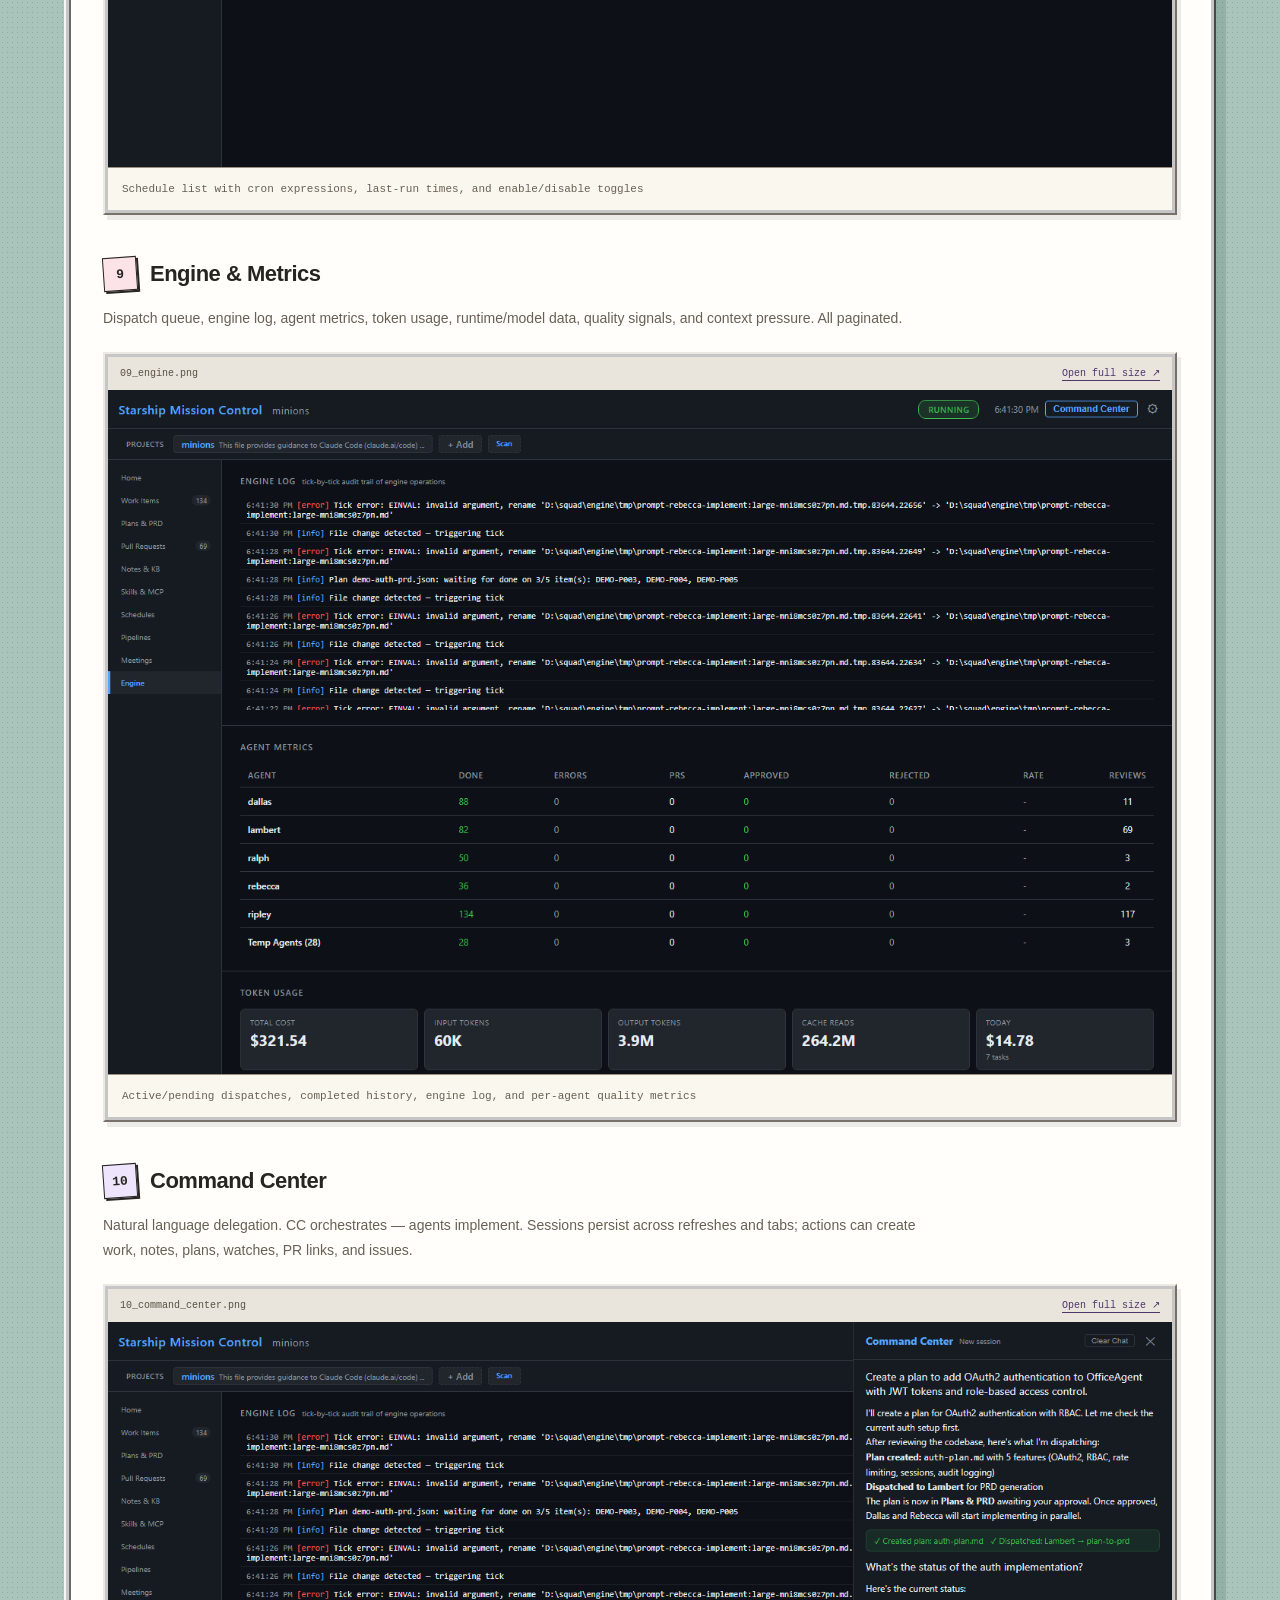
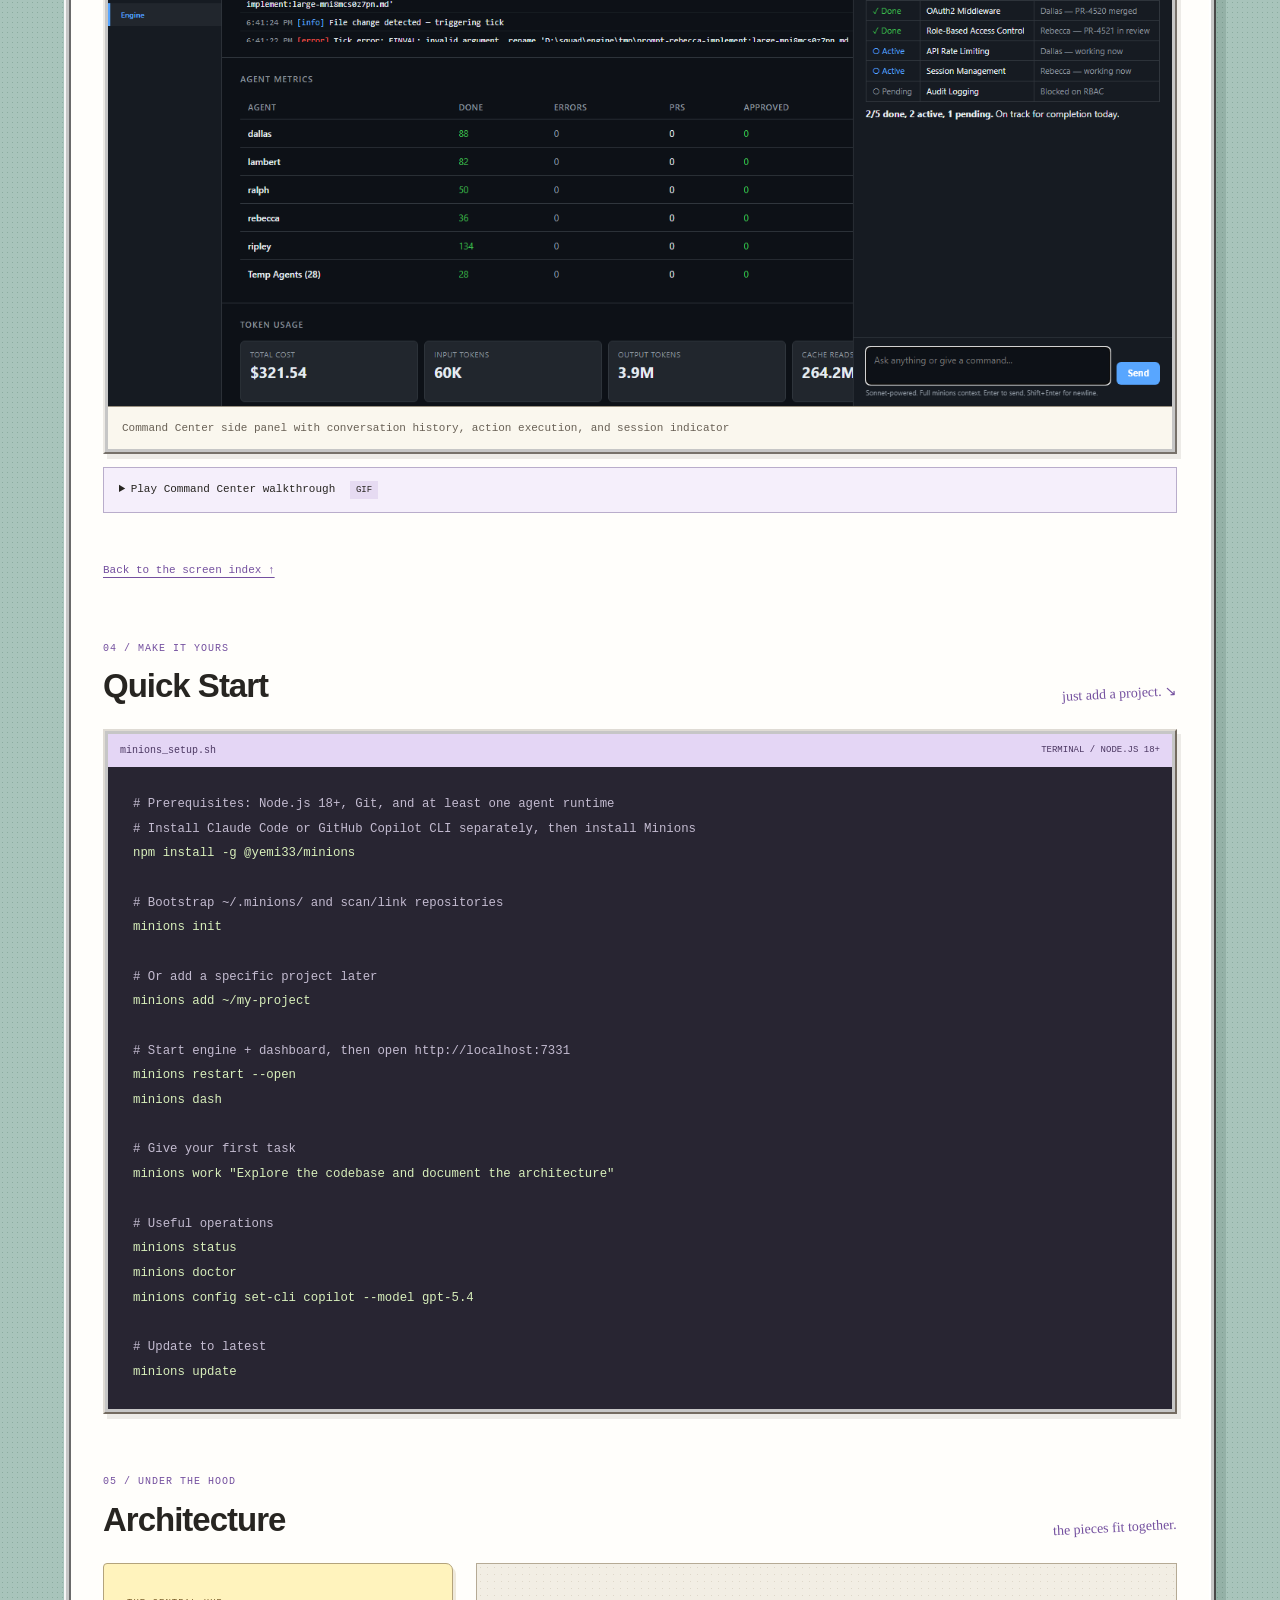
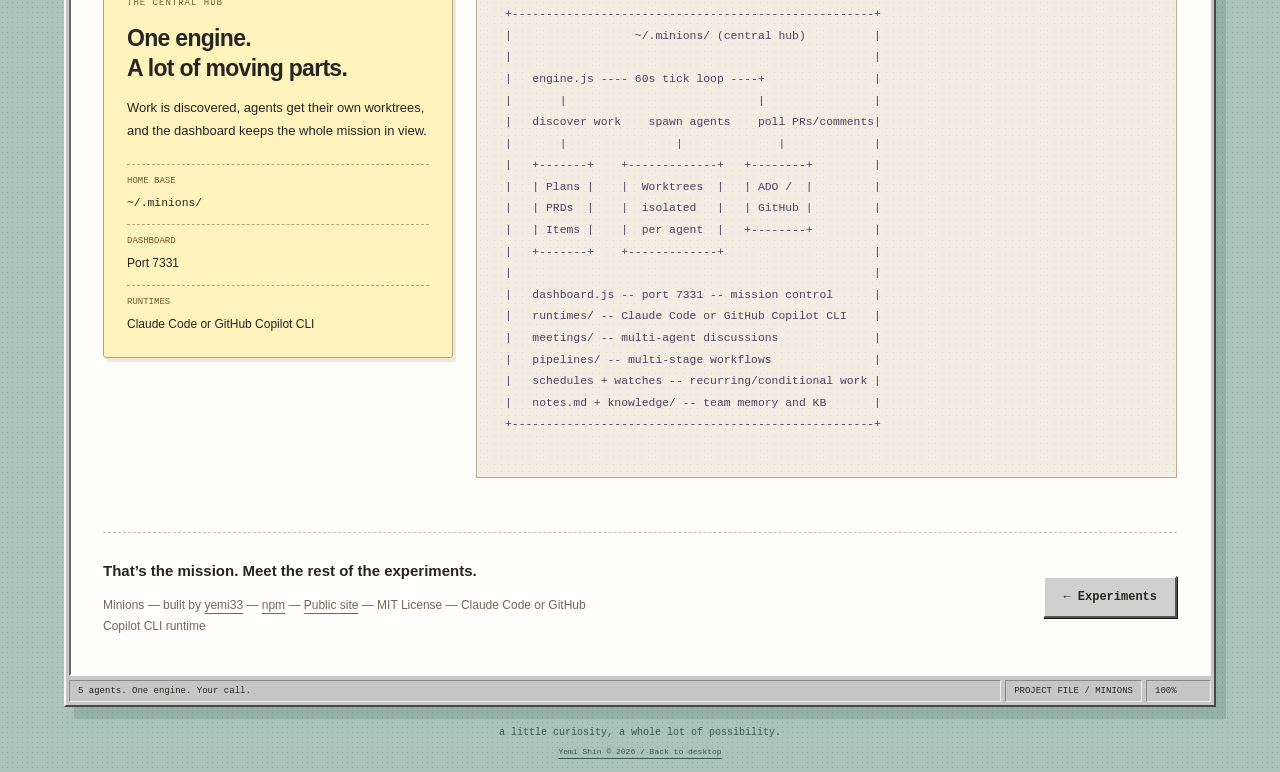
<file: minions/index.html>
<!DOCTYPE html>
<html lang="en">
<head>
<meta charset="UTF-8">
<meta name="viewport" content="width=device-width, initial-scale=1.0">
<title>Minions &mdash; Multi-Agent AI Dev Team</title>
<meta name="description" content="Five autonomous coding agents, one engine, and one dashboard. Minions orchestrates Claude or GitHub Copilot agents to plan, implement, review, verify, and ship code.">
<meta name="theme-color" content="#a8c4bb">
<link rel="icon" href="../assets/img/favicon.ico">
<link rel="stylesheet" href="../css/portfolio.css">
<link rel="stylesheet" href="paint.css">
</head>
<body class="paint-minions" data-design="paint">
<a class="skip-link" href="#overview">Skip to content</a>
<main class="paint-desktop">
<article class="retro-window subpage-window">
  <div class="window-title">
    <span><svg class="small-icon" viewBox="0 0 32 32" aria-hidden="true"><path d="m7 22-2 6 6-2L27 10l-4-4L7 22Z" fill="#ffe35b" stroke="currentColor" stroke-width="2"/><path d="m7 22 4 4M20 9l4 4" stroke="currentColor" stroke-width="2"/></svg> minions_project.bmp - Paint</span>
    <span class="window-decoration" aria-hidden="true"><b>_</b><b>&#9633;</b><b>&times;</b></span>
  </div>
  <nav class="paint-menu" aria-label="Main navigation">
    <a href="../index.html"><u>H</u>ome</a>
    <a href="../archive.html"><u>E</u>xperiments</a>
    <a href="../resume.html"><u>R</u>esume</a>
    <a href="../index.html#contact"><u>S</u>ay hello</a>
    <span>one project, a whole little crew</span>
  </nav>
  <div class="subpage-paper">
    <nav class="subpage-breadcrumb" aria-label="Breadcrumb">
      <a href="../index.html">home</a><span aria-hidden="true">/</span>
      <a href="../archive.html">experiments</a><span aria-hidden="true">/</span>
      <span aria-current="page">minions</span>
    </nav>

    <div class="mission-hero" id="overview" tabindex="-1">
      <header class="subpage-heading">
        <span class="small-label">PROJECT FILE 01 / AGENTIC SYSTEMS</span>
        <h1><span class="ink-highlight">Minions</span><span class="mission-subtitle">Mission Control</span></h1>
        <p>Five autonomous coding agents, one engine, one dashboard. Plan, implement, review, verify, and ship code with human control at every gate.</p>
        <div class="hero-badges" aria-label="Project details">
          <span class="hero-badge green">Node.js 18+</span>
          <span class="hero-badge blue">Claude or Copilot</span>
          <span class="hero-badge yellow">Multi-Project</span>
          <span class="hero-badge purple">Dashboard + CLI</span>
        </div>
        <div class="mission-actions">
          <a href="https://www.npmjs.com/package/@yemi33/minions" class="bevel big-bevel">Install from npm <span aria-hidden="true">&#8599;</span></a>
          <a href="#quickstart" class="text-link">Quick Start &#8595;</a>
        </div>
      </header>
      <aside class="mission-sketch" aria-label="The Minions workflow">
        <div class="sketch-file"><span class="small-label">the_game_plan.txt</span><span class="green-dot" aria-hidden="true"></span></div>
        <svg class="crew-doodle" viewBox="0 0 280 115" aria-hidden="true">
          <g fill="#fff3bd" stroke="#272521" stroke-width="2.5" stroke-linejoin="round">
            <path d="M36 20v11m-5-11h10M9 47v17m53-17v17"/><rect x="15" y="32" width="42" height="41" rx="4"/>
            <path d="M92 12v11m-5-11h10M65 39v17m53-17v17"/><rect x="71" y="24" width="42" height="41" rx="4" fill="#fbe3e8"/>
            <path d="M148 26v11m-5-11h10M121 53v17m53-17v17"/><rect x="127" y="38" width="42" height="41" rx="4" fill="#c4b2ff"/>
            <path d="M204 12v11m-5-11h10M177 39v17m53-17v17"/><rect x="183" y="24" width="42" height="41" rx="4" fill="#e0efdd"/>
            <path d="M256 26v11m-5-11h10M229 53v17m48-17v17"/><rect x="235" y="38" width="37" height="41" rx="4"/>
            <path d="M25 45v6m20-6v6M29 61h13M81 37v6m20-6v6M85 53h13M137 51v6m20-6v6M141 67h13M193 37v6m20-6v6M197 53h13M245 51v6m17-6v6M247 67h13" fill="none"/>
            <path d="M19 96q103 10 240-1m-237 6q118 8 228 0" fill="none" stroke="#8661bb" stroke-width="2"/>
          </g>
        </svg>
        <p class="handwritten sketch-caption">a tiny team for your big ideas.</p>
        <ol class="mission-flow">
          <li>Plan</li><li class="human-gate">Approve</li><li>PRD</li>
          <li>Execute</li><li>Review</li><li>Verify</li>
        </ol>
        <p class="sketch-note"><span aria-hidden="true">&#10548;</span> You stay in the loop.</p>
      </aside>
    </div>

    <nav class="project-tabs" aria-label="On this page">
      <span class="small-label">IN THIS FILE</span>
      <a href="#crew">The crew</a><a href="#features">Features</a><a href="#screen-tour">Screen tour</a>
      <a href="#quickstart">Quick Start</a><a href="#architecture">Architecture</a>
    </nav>

<section class="project-section" id="crew" aria-labelledby="crew-heading">
  <div class="project-section-heading">
    <div><span class="small-label">01 / MEET THE TEAM</span><h2 id="crew-heading">Five agents. <span class="ink-highlight">One mission.</span></h2></div>
    <span class="handwritten">your new coworkers &#8600;</span>
  </div>
  <div class="agents-strip">
    <div class="agent-pill"><span class="agent-number">01</span><span class="emoji" aria-hidden="true">&#x1F3D7;&#xFE0F;</span><div><div class="name">Ripley</div><div class="role">Lead / Explorer</div></div></div>
    <div class="agent-pill"><span class="agent-number">02</span><span class="emoji" aria-hidden="true">&#x1F527;</span><div><div class="name">Dallas</div><div class="role">Engineer</div></div></div>
    <div class="agent-pill"><span class="agent-number">03</span><span class="emoji" aria-hidden="true">&#x1F4CA;</span><div><div class="name">Lambert</div><div class="role">Analyst</div></div></div>
    <div class="agent-pill"><span class="agent-number">04</span><span class="emoji" aria-hidden="true">&#x1F9E0;</span><div><div class="name">Rebecca</div><div class="role">Architect</div></div></div>
    <div class="agent-pill"><span class="agent-number">05</span><span class="emoji" aria-hidden="true">&#x2699;&#xFE0F;</span><div><div class="name">Ralph</div><div class="role">Engineer</div></div></div>
  </div>
</section>

<section class="project-section" id="features" aria-labelledby="features-heading">
  <div class="project-section-heading">
    <div><span class="small-label">02 / INSIDE THE TOOLBOX</span><h2 id="features-heading">More than a chat window.</h2></div>
    <span class="handwritten">built to do the work.</span>
  </div>
  <div class="features">
  <div class="feature"><h3>Autonomous Dispatch</h3><p>Engine discovers work from plans, PRs, schedules, pipelines, and queues &mdash; then routes to the right agent by role, skill, and availability.</p></div>
  <div class="feature"><h3>Plan Lifecycle</h3><p>Plan &rarr; Approve &rarr; PRD &rarr; Execute &rarr; Review &rarr; Verify. Completed plans stay available until you manually archive them.</p></div>
  <div class="feature"><h3>Team Meetings</h3><p>Multi-agent meetings with investigate, debate, and conclude rounds. Agents research, discuss, and produce actionable conclusions.</p></div>
  <div class="feature"><h3>Multi-Stage Pipelines</h3><p>Chain tasks, meetings, plans, and more into automated workflows. Cron triggers or manual. Artifacts flow between stages.</p></div>
  <div class="feature"><h3>Review / Fix Loop</h3><p>After implementation, Minions can dispatch reviews, react to human PR comments, and send fixes back to the original author agent.</p></div>
  <div class="feature"><h3>Git Worktree Isolation</h3><p>Each agent works in its own worktree. No conflicts, no cross-contamination, safe parallel execution.</p></div>
  <div class="feature"><h3>Knowledge Consolidation</h3><p>Agent findings, quick notes, pinned notes, and feedback consolidate into team notes and a categorized knowledge base.</p></div>
  <div class="feature"><h3>PR Integration</h3><p>Tracks Azure DevOps and GitHub PRs, including review votes, build status, merge status, human comments, and context-only links.</p></div>
  <div class="feature"><h3>Scheduled Tasks &amp; Watches</h3><p>Cron-style recurring work plus watches for PRs, work items, dispatches, meetings, pipelines, agents, and status changes.</p></div>
  <div class="feature"><h3>Command Center &amp; Doc Chat</h3><p>Natural language orchestration, persistent CC tabs, document Q&amp;A/editing, issue filing, routing updates, and local API actions.</p></div>
  <div class="feature"><h3>Pluggable Runtimes</h3><p>Run agents through Claude Code or GitHub Copilot CLI, with runtime-specific models, effort, session resume, and permission handling.</p></div>
  <div class="feature"><h3>Live Dashboard</h3><p>Real-time mission control on port 7331 with paginated views, optimistic updates, live streams, metrics, and settings.</p></div>
  <div class="feature"><h3>One-Command Updates</h3><p><code>minions update</code> pulls the latest npm package, reapplies files, and restarts while preserving config and customizations.</p></div>
  </div>
</section>

<section class="project-section screen-tour" id="screen-tour" aria-labelledby="tour-heading">
  <div class="project-section-heading">
    <div><span class="small-label">03 / A LOOK AROUND</span><h2 id="tour-heading">Mission control, in pixels.</h2></div>
    <span class="handwritten">real screens. real work. &#8600;</span>
  </div>
  <p class="tour-intro">Ten views into the team&rsquo;s day. Open any screenshot at full size, or expand a recorded walkthrough to see it in motion.</p>
  <nav class="tour-index" aria-label="Screens in this tour">
    <a href="#dashboard">01 Dashboard</a><a href="#work-items">02 Work items</a><a href="#plans">03 Plans &amp; PRD</a>
    <a href="#pull-requests">04 Pull requests</a><a href="#meetings">05 Meetings</a><a href="#pipelines">06 Pipelines</a>
    <a href="#knowledge">07 Knowledge</a><a href="#schedules">08 Schedules</a><a href="#engine">09 Engine</a><a href="#command-center">10 Command Center</a>
  </nav>
<section class="scenario" id="dashboard" aria-labelledby="dashboard-heading">
  <div class="scenario-header"><span class="scenario-num">1</span><h3 id="dashboard-heading">Dashboard Overview</h3></div>
  <p>Home page with agent status cards, project bar, setup guidance, and engine state. All agents visible at a glance.</p>
  <figure class="demo-frame">
    <div class="demo-toolbar"><span>01_dashboard.png</span><a href="demo/01-dashboard-overview.png">Open full size &#8599;</a></div>
    <img src="demo/01-dashboard-overview.png" alt="Dashboard overview with agent cards" width="1400" height="900" loading="lazy" decoding="async">
    <figcaption class="demo-caption">Home page showing Minions Members, project bar, and engine status badge</figcaption>
  </figure>
  <details class="recording">
    <summary>Play dashboard walkthrough <span>GIF</span></summary>
    <div class="recording-content">
      <img src="demo/01-dashboard-overview.gif" alt="Animated tour of the Minions dashboard and agent status cards" width="1200" height="771" loading="lazy" decoding="async">
      <p>Collapse to hide the animation. <a href="demo/01-dashboard-overview.gif">Open recording at full size &#8599;</a></p>
    </div>
  </details>
</section>

<section class="scenario" id="work-items" aria-labelledby="work-items-heading">
  <div class="scenario-header"><span class="scenario-num">2</span><h3 id="work-items-heading">Work Items</h3></div>
  <p>Paginated table with status, type, priority, agent, dependencies, artifacts, and linked PRs. <span class="badge badge-yellow">PENDING</span> <span class="badge badge-blue">DISPATCHED</span> <span class="badge badge-green">DONE</span> <span class="badge badge-red">FAILED</span>. Retry, delete, archive, and add feedback with optimistic updates.</p>
  <figure class="demo-frame">
    <div class="demo-toolbar"><span>02_work_items.png</span><a href="demo/02-work-items.png">Open full size &#8599;</a></div>
    <img src="demo/02-work-items.png" alt="Work items table" width="1400" height="900" loading="lazy" decoding="async">
    <figcaption class="demo-caption">Work items page &mdash; 20 per page with create, edit, retry, and delete actions</figcaption>
  </figure>
  <details class="recording">
    <summary>Play work items walkthrough <span>GIF</span></summary>
    <div class="recording-content">
      <img src="demo/03-work-items.gif" alt="Animated walkthrough of managing work items" width="1200" height="771" loading="lazy" decoding="async">
      <p>Collapse to hide the animation. <a href="demo/03-work-items.gif">Open recording at full size &#8599;</a></p>
    </div>
  </details>
</section>

<section class="scenario" id="plans" aria-labelledby="plans-heading">
  <div class="scenario-header"><span class="scenario-num">3</span><h3 id="plans-heading">Plans &amp; PRD</h3></div>
  <p>Plan cards with Approve / Discuss &amp; Revise / Reject. PRD dependency graph with per-item retry, reopening, verification, and manual archive.</p>
  <figure class="demo-frame">
    <div class="demo-toolbar"><span>03_plans_prd.png</span><a href="demo/03-plans-prd.png">Open full size &#8599;</a></div>
    <img src="demo/03-plans-prd.png" alt="Plans and PRD progress" width="1400" height="900" loading="lazy" decoding="async">
    <figcaption class="demo-caption">Plans page with status-colored cards, PRD dependency graph, and action buttons</figcaption>
  </figure>
  <details class="recording">
    <summary>Play plan &amp; document chat walkthrough <span>GIF</span></summary>
    <div class="recording-content">
      <img src="demo/04-plan-docchat.gif" alt="Animated walkthrough of plans and document chat" width="1200" height="771" loading="lazy" decoding="async">
      <p>Collapse to hide the animation. <a href="demo/04-plan-docchat.gif">Open recording at full size &#8599;</a></p>
    </div>
  </details>
  <details class="recording">
    <summary>Play PRD progress walkthrough <span>GIF</span></summary>
    <div class="recording-content">
      <img src="demo/05-prd-progress.gif" alt="Animated walkthrough of PRD progress and dependencies" width="1200" height="771" loading="lazy" decoding="async">
      <p>Collapse to hide the animation. <a href="demo/05-prd-progress.gif">Open recording at full size &#8599;</a></p>
    </div>
  </details>
</section>

<section class="scenario" id="pull-requests" aria-labelledby="pull-requests-heading">
  <div class="scenario-header"><span class="scenario-num">4</span><h3 id="pull-requests-heading">Pull Requests</h3></div>
  <p>PR tracker sorted by date, with review, build, merge, conflict, and human-comment status. Linked to work items and PRD items. Manual PR linking and context-only observation supported.</p>
  <figure class="demo-frame">
    <div class="demo-toolbar"><span>04_pull_requests.png</span><a href="demo/04-pull-requests.png">Open full size &#8599;</a></div>
    <img src="demo/04-pull-requests.png" alt="Pull requests tracker" width="1400" height="900" loading="lazy" decoding="async">
    <figcaption class="demo-caption">PRs sorted newest-first with build status, review status, and agent attribution</figcaption>
  </figure>
</section>

<section class="scenario" id="meetings" aria-labelledby="meetings-heading">
  <div class="scenario-header"><span class="scenario-num">5</span><h3 id="meetings-heading">Team Meetings</h3></div>
  <p>Multi-agent meetings with 3 rounds: investigate, debate, conclude. Live progress per participant. Create plans from conclusions.</p>
  <figure class="demo-frame">
    <div class="demo-toolbar"><span>05_meetings.png</span><a href="demo/05-meetings.png">Open full size &#8599;</a></div>
    <img src="demo/05-meetings.png" alt="Meetings page" width="1400" height="900" loading="lazy" decoding="async">
    <figcaption class="demo-caption">Meetings with round status badges, participant progress, and archive/delete actions</figcaption>
  </figure>
</section>

<section class="scenario" id="pipelines" aria-labelledby="pipelines-heading">
  <div class="scenario-header"><span class="scenario-num">6</span><h3 id="pipelines-heading">Pipelines</h3></div>
  <p>Multi-stage workflows chaining tasks, meetings, plans, tests, docs, and more. Cron triggers or manual runs. Artifact tracking between stages.</p>
  <figure class="demo-frame">
    <div class="demo-toolbar"><span>06_pipelines.png</span><a href="demo/06-pipelines.png">Open full size &#8599;</a></div>
    <img src="demo/06-pipelines.png" alt="Pipelines page" width="1400" height="900" loading="lazy" decoding="async">
    <figcaption class="demo-caption">Pipeline cards with stage flow visualization, run history, and progress bars</figcaption>
  </figure>
</section>

<section class="scenario" id="knowledge" aria-labelledby="knowledge-heading">
  <div class="scenario-header"><span class="scenario-num">7</span><h3 id="knowledge-heading">Notes &amp; Knowledge Base</h3></div>
  <p>Inbox for agent findings, quick notes, pinned notes, consolidated team notes, and categorized knowledge base. Inline Q&amp;A/editing on documents.</p>
  <figure class="demo-frame">
    <div class="demo-toolbar"><span>07_notes_kb.png</span><a href="demo/07-notes-kb.png">Open full size &#8599;</a></div>
    <img src="demo/07-notes-kb.png" alt="Notes and knowledge base" width="1400" height="900" loading="lazy" decoding="async">
    <figcaption class="demo-caption">Notes inbox, team notes, and knowledge base with category tabs and pagination</figcaption>
  </figure>
  <details class="recording">
    <summary>Play inbox &amp; metrics walkthrough <span>GIF</span></summary>
    <div class="recording-content">
      <img src="demo/06-inbox-metrics.gif" alt="Animated walkthrough of the notes inbox and agent metrics" width="1200" height="771" loading="lazy" decoding="async">
      <p>Collapse to hide the animation. <a href="demo/06-inbox-metrics.gif">Open recording at full size &#8599;</a></p>
    </div>
  </details>
</section>

<section class="scenario" id="schedules" aria-labelledby="schedules-heading">
  <div class="scenario-header"><span class="scenario-num">8</span><h3 id="schedules-heading">Scheduled Tasks</h3></div>
  <p>Cron-style recurring work with a visual builder. Schedule work items, tests, docs, plans, asks, meetings, and recurring maintenance.</p>
  <figure class="demo-frame">
    <div class="demo-toolbar"><span>08_schedules.png</span><a href="demo/08-schedules.png">Open full size &#8599;</a></div>
    <img src="demo/08-schedules.png" alt="Schedules page" width="1400" height="900" loading="lazy" decoding="async">
    <figcaption class="demo-caption">Schedule list with cron expressions, last-run times, and enable/disable toggles</figcaption>
  </figure>
</section>

<section class="scenario" id="engine" aria-labelledby="engine-heading">
  <div class="scenario-header"><span class="scenario-num">9</span><h3 id="engine-heading">Engine &amp; Metrics</h3></div>
  <p>Dispatch queue, engine log, agent metrics, token usage, runtime/model data, quality signals, and context pressure. All paginated.</p>
  <figure class="demo-frame">
    <div class="demo-toolbar"><span>09_engine.png</span><a href="demo/09-engine.png">Open full size &#8599;</a></div>
    <img src="demo/09-engine.png" alt="Engine page" width="1400" height="900" loading="lazy" decoding="async">
    <figcaption class="demo-caption">Active/pending dispatches, completed history, engine log, and per-agent quality metrics</figcaption>
  </figure>
</section>

<section class="scenario" id="command-center" aria-labelledby="command-center-heading">
  <div class="scenario-header"><span class="scenario-num">10</span><h3 id="command-center-heading">Command Center</h3></div>
  <p>Natural language delegation. CC orchestrates &mdash; agents implement. Sessions persist across refreshes and tabs; actions can create work, notes, plans, watches, PR links, and issues.</p>
  <figure class="demo-frame">
    <div class="demo-toolbar"><span>10_command_center.png</span><a href="demo/10-command-center.png">Open full size &#8599;</a></div>
    <img src="demo/10-command-center.png" alt="Command Center panel" width="1400" height="900" loading="lazy" decoding="async">
    <figcaption class="demo-caption">Command Center side panel with conversation history, action execution, and session indicator</figcaption>
  </figure>
  <details class="recording">
    <summary>Play Command Center walkthrough <span>GIF</span></summary>
    <div class="recording-content">
      <img src="demo/02-command-center.gif" alt="Animated walkthrough of the Command Center conversation panel" width="1200" height="771" loading="lazy" decoding="async">
      <p>Collapse to hide the animation. <a href="demo/02-command-center.gif">Open recording at full size &#8599;</a></p>
    </div>
  </details>
</section>
  <a class="tour-return text-link" href="#screen-tour">Back to the screen index &#8593;</a>
</section>

<section class="project-section quickstart" id="quickstart" aria-labelledby="quickstart-heading">
  <div class="project-section-heading">
    <div><span class="small-label">04 / MAKE IT YOURS</span><h2 id="quickstart-heading">Quick Start</h2></div>
    <span class="handwritten">just add a project. &#8600;</span>
  </div>
  <div class="command-window">
  <div class="command-title"><span>minions_setup.sh</span><span>TERMINAL / NODE.JS 18+</span></div>
  <pre tabindex="0" aria-label="Minions installation and usage commands"><code><span class="comment"># Prerequisites: Node.js 18+, Git, and at least one agent runtime</span>
<span class="comment"># Install Claude Code or GitHub Copilot CLI separately, then install Minions</span>
npm install -g @yemi33/minions

<span class="comment"># Bootstrap ~/.minions/ and scan/link repositories</span>
minions init

<span class="comment"># Or add a specific project later</span>
minions add ~/my-project

<span class="comment"># Start engine + dashboard, then open http://localhost:7331</span>
minions restart --open
minions dash

<span class="comment"># Give your first task</span>
minions work "Explore the codebase and document the architecture"

<span class="comment"># Useful operations</span>
minions status
minions doctor
minions config set-cli copilot --model gpt-5.4

<span class="comment"># Update to latest</span>
minions update</code></pre>
  </div>
</section>

<section class="project-section arch" id="architecture" aria-labelledby="architecture-heading">
  <div class="project-section-heading">
    <div><span class="small-label">05 / UNDER THE HOOD</span><h2 id="architecture-heading">Architecture</h2></div>
    <span class="handwritten">the pieces fit together.</span>
  </div>
  <div class="architecture-layout">
  <div class="architecture-note">
    <span class="small-label">THE CENTRAL HUB</span>
    <h3>One engine.<br>A lot of moving parts.</h3>
    <p>Work is discovered, agents get their own worktrees, and the dashboard keeps the whole mission in view.</p>
    <dl>
      <div><dt>HOME BASE</dt><dd><code>~/.minions/</code></dd></div>
      <div><dt>DASHBOARD</dt><dd>Port 7331</dd></div>
      <div><dt>RUNTIMES</dt><dd>Claude Code or GitHub Copilot CLI</dd></div>
    </dl>
  </div>
  <pre tabindex="0" aria-label="Minions architecture diagram"><code>
  +-----------------------------------------------------+
  |                  ~/.minions/ (central hub)          |
  |                                                     |
  |   engine.js ---- 60s tick loop ----+                |
  |       |                            |                |
  |   discover work    spawn agents    poll PRs/comments|
  |       |                |              |             |
  |   +-------+    +-------------+   +--------+         |
  |   | Plans |    |  Worktrees  |   | ADO /  |         |
  |   | PRDs  |    |  isolated   |   | GitHub |         |
  |   | Items |    |  per agent  |   +--------+         |
  |   +-------+    +-------------+                      |
  |                                                     |
  |   dashboard.js -- port 7331 -- mission control      |
  |   runtimes/ -- Claude Code or GitHub Copilot CLI    |
  |   meetings/ -- multi-agent discussions              |
  |   pipelines/ -- multi-stage workflows               |
  |   schedules + watches -- recurring/conditional work |
  |   notes.md + knowledge/ -- team memory and KB       |
  +-----------------------------------------------------+
  </code></pre>
  </div>
</section>

    <footer class="subpage-footer">
      <div><b>That&rsquo;s the mission. Meet the rest of the experiments.</b><p>Minions &mdash; built by <a href="https://github.com/yemi33">yemi33</a> &mdash; <a href="https://www.npmjs.com/package/@yemi33/minions">npm</a> &mdash; <a href="https://yemi33.github.io/minions/">Public site</a> &mdash; MIT License &mdash; Claude Code or GitHub Copilot CLI runtime</p></div>
      <a class="bevel big-bevel" href="../archive.html">&#8592; Experiments</a>
    </footer>
  </div>
  <div class="paint-status"><span>5 agents. One engine. Your call.</span><span>PROJECT FILE / MINIONS</span><span>100%</span></div>
</article>
<footer class="paint-desktop-note">a little curiosity, a whole lot of possibility. <span><a href="../index.html">Yemi Shin &copy; 2026 / Back to desktop</a></span></footer>
</main>
</body>
</html>
</file>
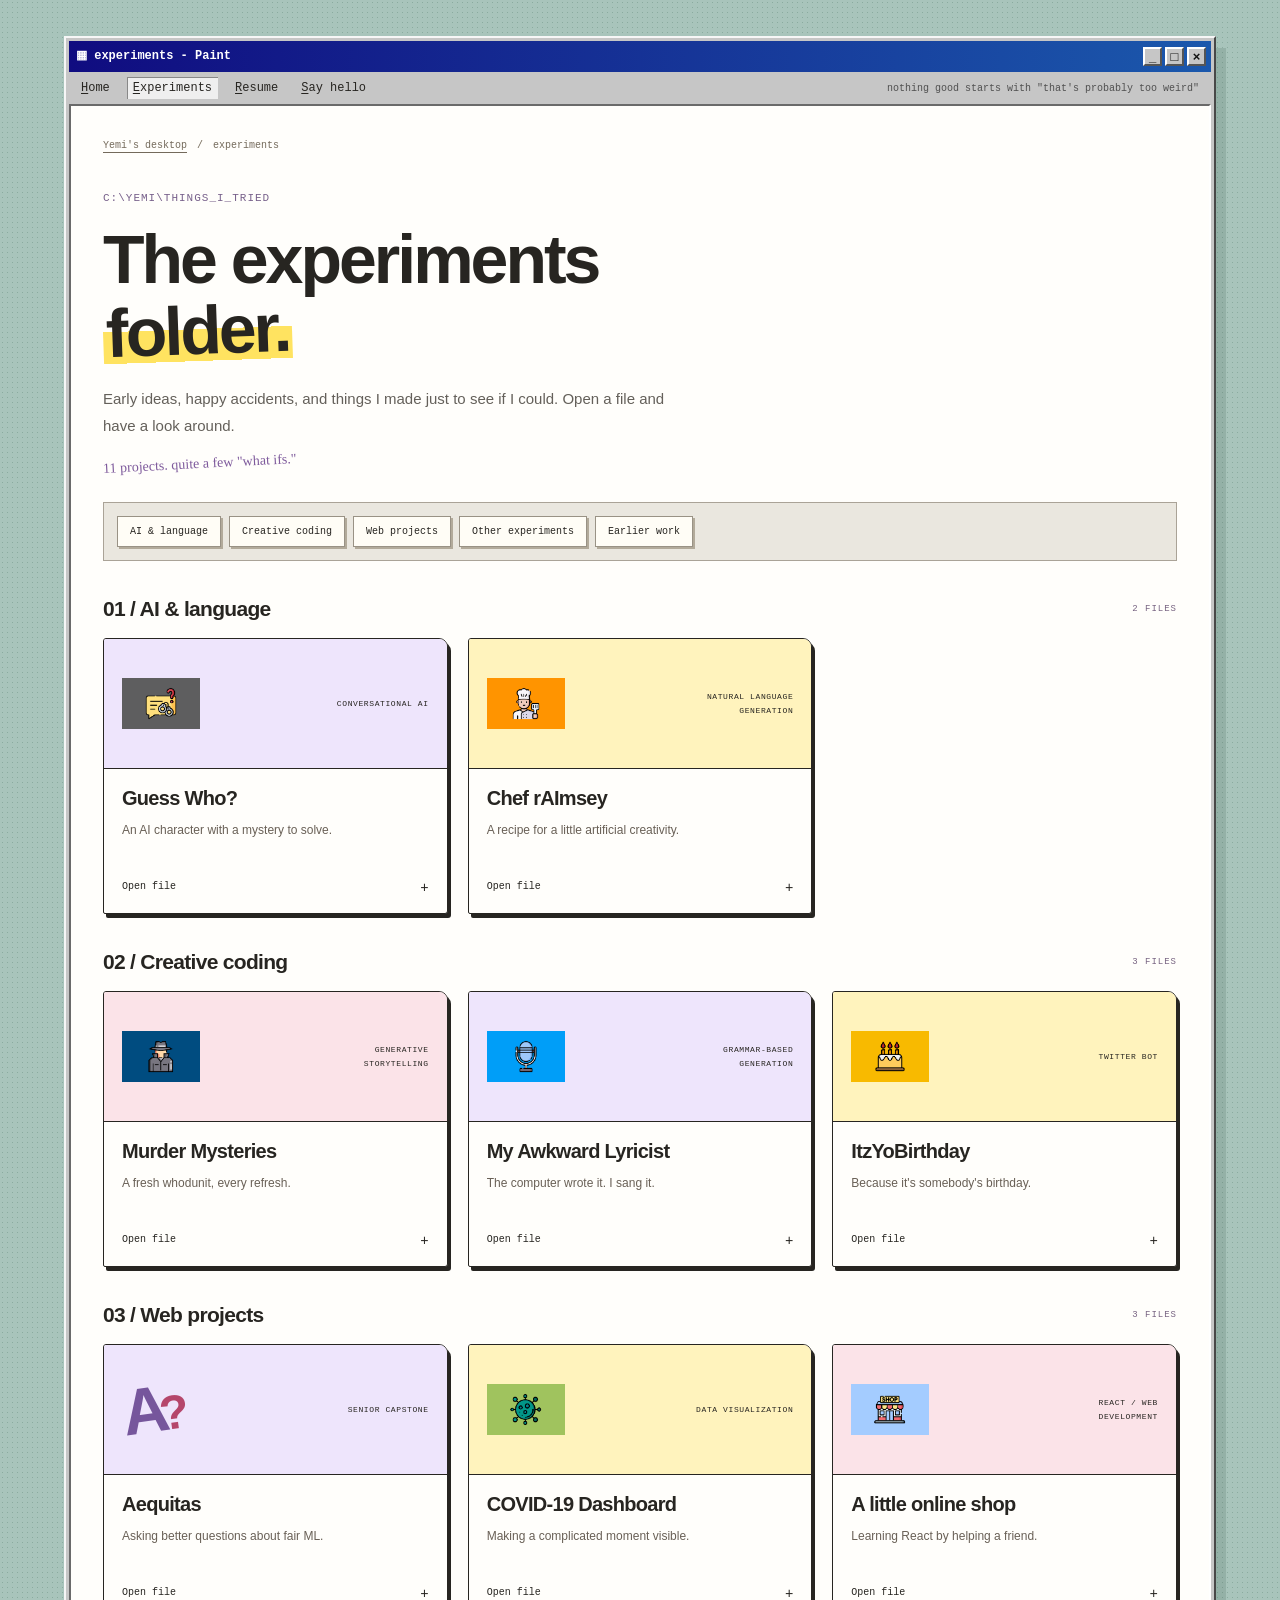
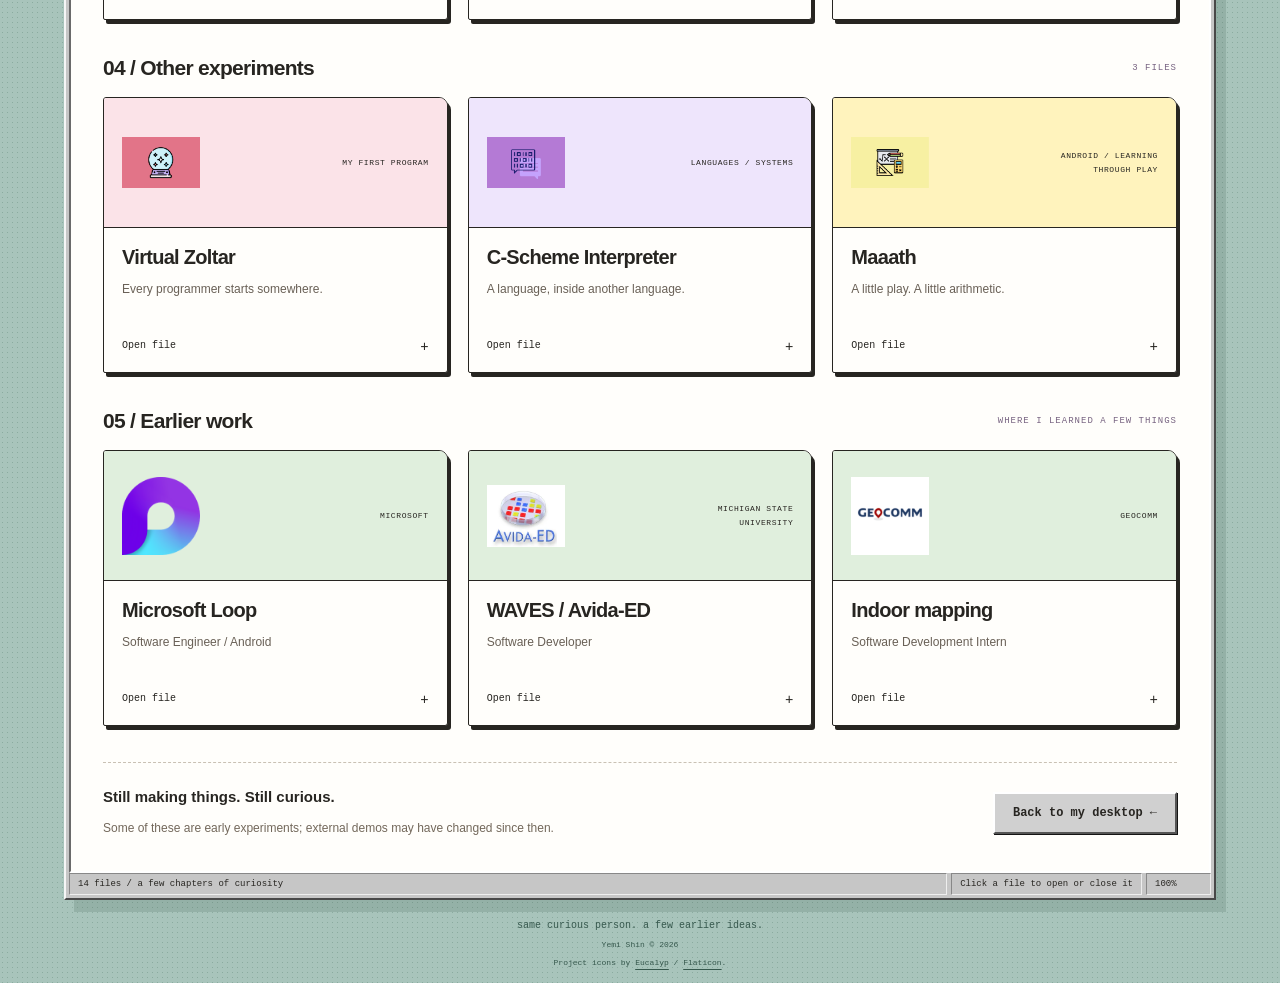
<file: archive.html>
<!doctype html>
<html lang="en">
<head>
    <meta charset="utf-8">
    <meta name="viewport" content="width=device-width, initial-scale=1">
    <meta name="description" content="Yemi Shin's experiments in creative coding, AI, web development, and making things just to see what happens.">
    <meta name="theme-color" content="#a8c4bb">
    <meta name="robots" content="noindex">
    <title>Yemi Shin - The Experiments Folder</title>
    <link rel="icon" href="assets/img/favicon.ico">
    <link rel="stylesheet" href="css/portfolio.css">
    <script src="js/archive.js" defer></script>
</head>
<body id="page-top" data-design="paint">
    <a class="skip-link" href="#portfolio">Skip to experiments</a>
    <main class="paint-desktop">
        <article class="retro-window subpage-window">
            <div class="window-title"><span>&#9638; experiments - Paint</span><span class="window-decoration" aria-hidden="true"><b>_</b><b>&#9633;</b><b>&times;</b></span></div>
            <nav class="paint-menu" aria-label="Main navigation"><a href="index.html"><u>H</u>ome</a><a href="#portfolio" aria-current="page"><u>E</u>xperiments</a><a href="resume.html"><u>R</u>esume</a><a href="index.html#contact"><u>S</u>ay hello</a><span>nothing good starts with "that's probably too weird"</span></nav>
            <div class="subpage-paper">
                <div class="subpage-breadcrumb"><a href="index.html">Yemi's desktop</a><span aria-hidden="true">/</span><span>experiments</span></div>
                <header class="subpage-heading" id="portfolio">
                    <span class="small-label">C:\YEMI\THINGS_I_TRIED</span>
                    <h1>The experiments<br><span class="ink-highlight">folder.</span></h1>
                    <p>Early ideas, happy accidents, and things I made just to see if I could. Open a file and have a look around.</p>
                    <span class="handwritten folder-note">11 projects. quite a few "what ifs."</span>
                </header>
                <nav class="folder-tabs" aria-label="Experiment categories"><a href="#natural-language-processing">AI &amp; language</a><a href="#computational-media">Creative coding</a><a href="#web-development">Web projects</a><a href="#other-projects">Other experiments</a><a href="#experience">Earlier work</a></nav>

                <section class="archive-group" id="natural-language-processing" aria-labelledby="nlp-heading">
                    <div class="section-heading"><h2 id="nlp-heading">01 / AI &amp; language</h2><span class="small-label">2 FILES</span></div>
                    <div class="experiment-grid">
                        <details class="experiment-file" id="portfolioModal7">
                            <summary><span class="experiment-art lavender-card"><img src="assets/img/portfolio/guess.png" alt="" width="90" height="90"><span>CONVERSATIONAL AI</span></span><span class="experiment-name">Guess Who?</span><span class="experiment-caption">An AI character with a mystery to solve.</span><span class="file-toggle">Open file</span></summary>
                            <div class="experiment-details"><p>A conversational AI game where you interrogate a character in a murder mystery and determine whether they're the culprit.</p><a href="https://github.com/yemi33/Guess-Who-Conversational-AI-Game-of-Interrogation/tree/master/component6">View source on GitHub &#8599;</a></div>
                        </details>
                        <details class="experiment-file" id="portfolioModal8">
                            <summary><span class="experiment-art yellow-card"><img src="assets/img/portfolio/chef.png" alt="" width="90" height="90"><span>NATURAL LANGUAGE GENERATION</span></span><span class="experiment-name">Chef rAImsey</span><span class="experiment-caption">A recipe for a little artificial creativity.</span><span class="file-toggle">Open file</span></summary>
                            <div class="experiment-details"><p>An AI that asks about your dessert preferences and uses probabilistic language modeling to suggest a unique recipe.</p><a href="https://github.com/yemi33/Chef-Raimsey">View source on GitHub &#8599;</a></div>
                        </details>
                    </div>
                </section>

                <section class="archive-group" id="computational-media" aria-labelledby="creative-heading">
                    <div class="section-heading"><h2 id="creative-heading">02 / Creative coding</h2><span class="small-label">3 FILES</span></div>
                    <div class="experiment-grid">
                        <details class="experiment-file" id="portfolioModal4">
                            <summary><span class="experiment-art pink-card"><img src="assets/img/portfolio/annonymous.png" alt="" width="90" height="90"><span>GENERATIVE STORYTELLING</span></span><span class="experiment-name">Murder Mysteries</span><span class="experiment-caption">A fresh whodunit, every refresh.</span><span class="file-toggle">Open file</span></summary>
                            <div class="experiment-details"><p>A website that generates a new murder mystery plot every time the page is refreshed, inviting you to become the detective and solve the case.</p><a href="https://github.com/yemi33/Murder-Mysteries">View source on GitHub &#8599;</a></div>
                        </details>
                        <details class="experiment-file" id="portfolioModal5">
                            <summary><span class="experiment-art lavender-card"><img src="assets/img/portfolio/mic.png" alt="" width="90" height="90"><span>GRAMMAR-BASED GENERATION</span></span><span class="experiment-name">My Awkward Lyricist</span><span class="experiment-caption">The computer wrote it. I sang it.</span><span class="file-toggle">Open file</span></summary>
                            <div class="experiment-details"><p>A grammar-based lyric generator that makes novel lyrics sourced from pop songs. I performed the resulting song, "Hersong."</p><a href="https://github.com/yemi33/Lyric-Generation">View source on GitHub &#8599;</a><a href="https://soundcloud.com/yemi-shin/hersong">Listen to Hersong on SoundCloud &#8599;</a></div>
                        </details>
                        <details class="experiment-file" id="portfolioModal6">
                            <summary><span class="experiment-art yellow-card"><img src="assets/img/portfolio/birthday.png" alt="" width="90" height="90"><span>TWITTER BOT</span></span><span class="experiment-name">ItzYoBirthday</span><span class="experiment-caption">Because it's somebody's birthday.</span><span class="file-toggle">Open file</span></summary>
                            <div class="experiment-details"><p>A Twitter bot that celebrates every day as someone's birthday, with randomly generated birthday cakes.</p><a href="https://twitter.com/ItzYoBirthday">Visit the original bot profile &#8599;</a></div>
                        </details>
                    </div>
                </section>

                <section class="archive-group" id="web-development" aria-labelledby="web-heading">
                    <div class="section-heading"><h2 id="web-heading">03 / Web projects</h2><span class="small-label">3 FILES</span></div>
                    <div class="experiment-grid">
                        <details class="experiment-file" id="aequitas">
                            <summary><span class="experiment-art lavender-card"><span class="letter-art" aria-hidden="true">A<span>?</span></span><span>SENIOR CAPSTONE</span></span><span class="experiment-name">Aequitas</span><span class="experiment-caption">Asking better questions about fair ML.</span><span class="file-toggle">Open file</span></summary>
                            <div class="experiment-details"><p>My Carleton senior capstone: a frontend where users can upload machine learning models to get a fairness estimate and explore ways to improve them.</p><a href="https://yemi33.github.io/Aequitas-Final-Archive-Website/">Visit the original project website &#8599;</a></div>
                        </details>
                        <details class="experiment-file" id="portfolioModal2">
                            <summary><span class="experiment-art yellow-card"><img src="assets/img/portfolio/bacteria.png" alt="" width="90" height="90"><span>DATA VISUALIZATION</span></span><span class="experiment-name">COVID-19 Dashboard</span><span class="experiment-caption">Making a complicated moment visible.</span><span class="file-toggle">Open file</span></summary>
                            <div class="experiment-details"><p>A dashboard web application that lets users query COVID-19 statistics and explore the data through visualizations.</p><a href="https://github.com/yemi33/COVID-Dashboard">View source on GitHub &#8599;</a></div>
                        </details>
                        <details class="experiment-file" id="portfolioModal9">
                            <summary><span class="experiment-art pink-card"><img src="assets/img/portfolio/shop.png" alt="" width="90" height="90"><span>REACT / WEB DEVELOPMENT</span></span><span class="experiment-name">A little online shop</span><span class="experiment-caption">Learning React by helping a friend.</span><span class="file-toggle">Open file</span></summary>
                            <div class="experiment-details"><p>An e-commerce website for a friend's business, built while learning the React.js framework and web development.</p><a href="https://github.com/yemi33/MERN-Web-Development">View source on GitHub &#8599;</a></div>
                        </details>
                    </div>
                </section>

                <section class="archive-group" id="other-projects" aria-labelledby="other-heading">
                    <div class="section-heading"><h2 id="other-heading">04 / Other experiments</h2><span class="small-label">3 FILES</span></div>
                    <div class="experiment-grid">
                        <details class="experiment-file" id="portfolioModal1">
                            <summary><span class="experiment-art pink-card"><img src="assets/img/portfolio/magic-ball.png" alt="" width="90" height="90"><span>MY FIRST PROGRAM</span></span><span class="experiment-name">Virtual Zoltar</span><span class="experiment-caption">Every programmer starts somewhere.</span><span class="file-toggle">Open file</span></summary>
                            <div class="experiment-details"><p>A virtual fortune teller that gives you a reading on almost every aspect of your life. My first ever computer program.</p><a href="https://github.com/yemi33/Virtual-Zoltar">View source on GitHub &#8599;</a></div>
                        </details>
                        <details class="experiment-file" id="portfolioModal3">
                            <summary><span class="experiment-art lavender-card"><img src="assets/img/portfolio/binary-code.png" alt="" width="90" height="90"><span>LANGUAGES / SYSTEMS</span></span><span class="experiment-name">C-Scheme Interpreter</span><span class="experiment-caption">A language, inside another language.</span><span class="file-toggle">Open file</span></summary>
                            <div class="experiment-details"><p>An interpreter written in C that interprets Scheme code.</p><a href="https://github.com/yemi33/C-Scheme-Interpreter">View source on GitHub &#8599;</a></div>
                        </details>
                        <details class="experiment-file" id="portfolioModal10">
                            <summary><span class="experiment-art yellow-card"><img src="assets/img/portfolio/math.png" alt="" width="90" height="90"><span>ANDROID / LEARNING THROUGH PLAY</span></span><span class="experiment-name">Maaath</span><span class="experiment-caption">A little play. A little arithmetic.</span><span class="file-toggle">Open file</span></summary>
                            <div class="experiment-details"><p>An Android game designed to teach children arithmetic through play.</p><a href="https://play.google.com/store/apps/details?id=com.comidaforfamilias.maaath&amp;hl=en_US&amp;gl=US">View the original Google Play listing &#8599;</a></div>
                        </details>
                    </div>
                </section>

                <section class="archive-group" id="experience" aria-labelledby="earlier-heading">
                    <div class="section-heading"><h2 id="earlier-heading">05 / Earlier work</h2><span class="small-label">WHERE I LEARNED A FEW THINGS</span></div>
                    <div class="experiment-grid experience-grid">
                        <details class="experiment-file" id="experienceModal1"><summary><span class="experiment-art mint-card"><img src="assets/img/portfolio/loop.png" alt="" width="90" height="90"><span>MICROSOFT</span></span><span class="experiment-name">Microsoft Loop</span><span class="experiment-caption">Software Engineer / Android</span><span class="file-toggle">Open file</span></summary><div class="experiment-details"><p>Built notifications UI, in-app purchases, and deep linking for an Android application serving more than 50,000 users. Used Jetpack Compose, Kotlin Coroutines, and Compose Navigation.</p><a href="https://play.google.com/store/apps/details?id=com.microsoft.loop">View the original Google Play listing &#8599;</a></div></details>
                        <details class="experiment-file" id="experienceModal2"><summary><span class="experiment-art mint-card"><img src="assets/img/portfolio/avida.png" alt="" width="90" height="90"><span>MICHIGAN STATE UNIVERSITY</span></span><span class="experiment-name">WAVES / Avida-ED</span><span class="experiment-caption">Software Developer</span><span class="file-toggle">Open file</span></summary><div class="experiment-details"><p>Worked on Avida-ED 4, educational software used to study evolution, as part of the WAVES workshop at Michigan State University.</p><a href="https://github.com/yemi33/Avida-ED-Eco">View source on GitHub &#8599;</a><a href="https://avida-ed.msu.edu/app4/">Visit Avida-ED &#8599;</a></div></details>
                        <details class="experiment-file" id="experienceModal3"><summary><span class="experiment-art mint-card"><img src="assets/img/portfolio/geocomm.png" alt="" width="90" height="90"><span>GEOCOMM</span></span><span class="experiment-name">Indoor mapping</span><span class="experiment-caption">Software Development Intern</span><span class="file-toggle">Open file</span></summary><div class="experiment-details"><p>Worked on automating indoor mapping using machine learning with Python, C#, and AWS SageMaker.</p><a href="resume.html">Read more in my resume &#8599;</a></div></details>
                    </div>
                </section>
                <footer class="subpage-footer" id="contact"><div><b>Still making things. Still curious.</b><p>Some of these are early experiments; external demos may have changed since then.</p></div><a class="bevel big-bevel" href="index.html">Back to my desktop &#8592;</a></footer>
            </div>
            <div class="paint-status"><span>14 files / a few chapters of curiosity</span><span>Click a file to open or close it</span><span>100%</span></div>
        </article>
        <footer class="paint-desktop-note">same curious person. a few earlier ideas. <span>Yemi Shin &copy; 2026</span><span>Project icons by <a href="https://www.flaticon.com/authors/eucalyp">Eucalyp</a> / <a href="https://www.flaticon.com/">Flaticon</a>.</span></footer>
    </main>
</body>
</html>
</file>
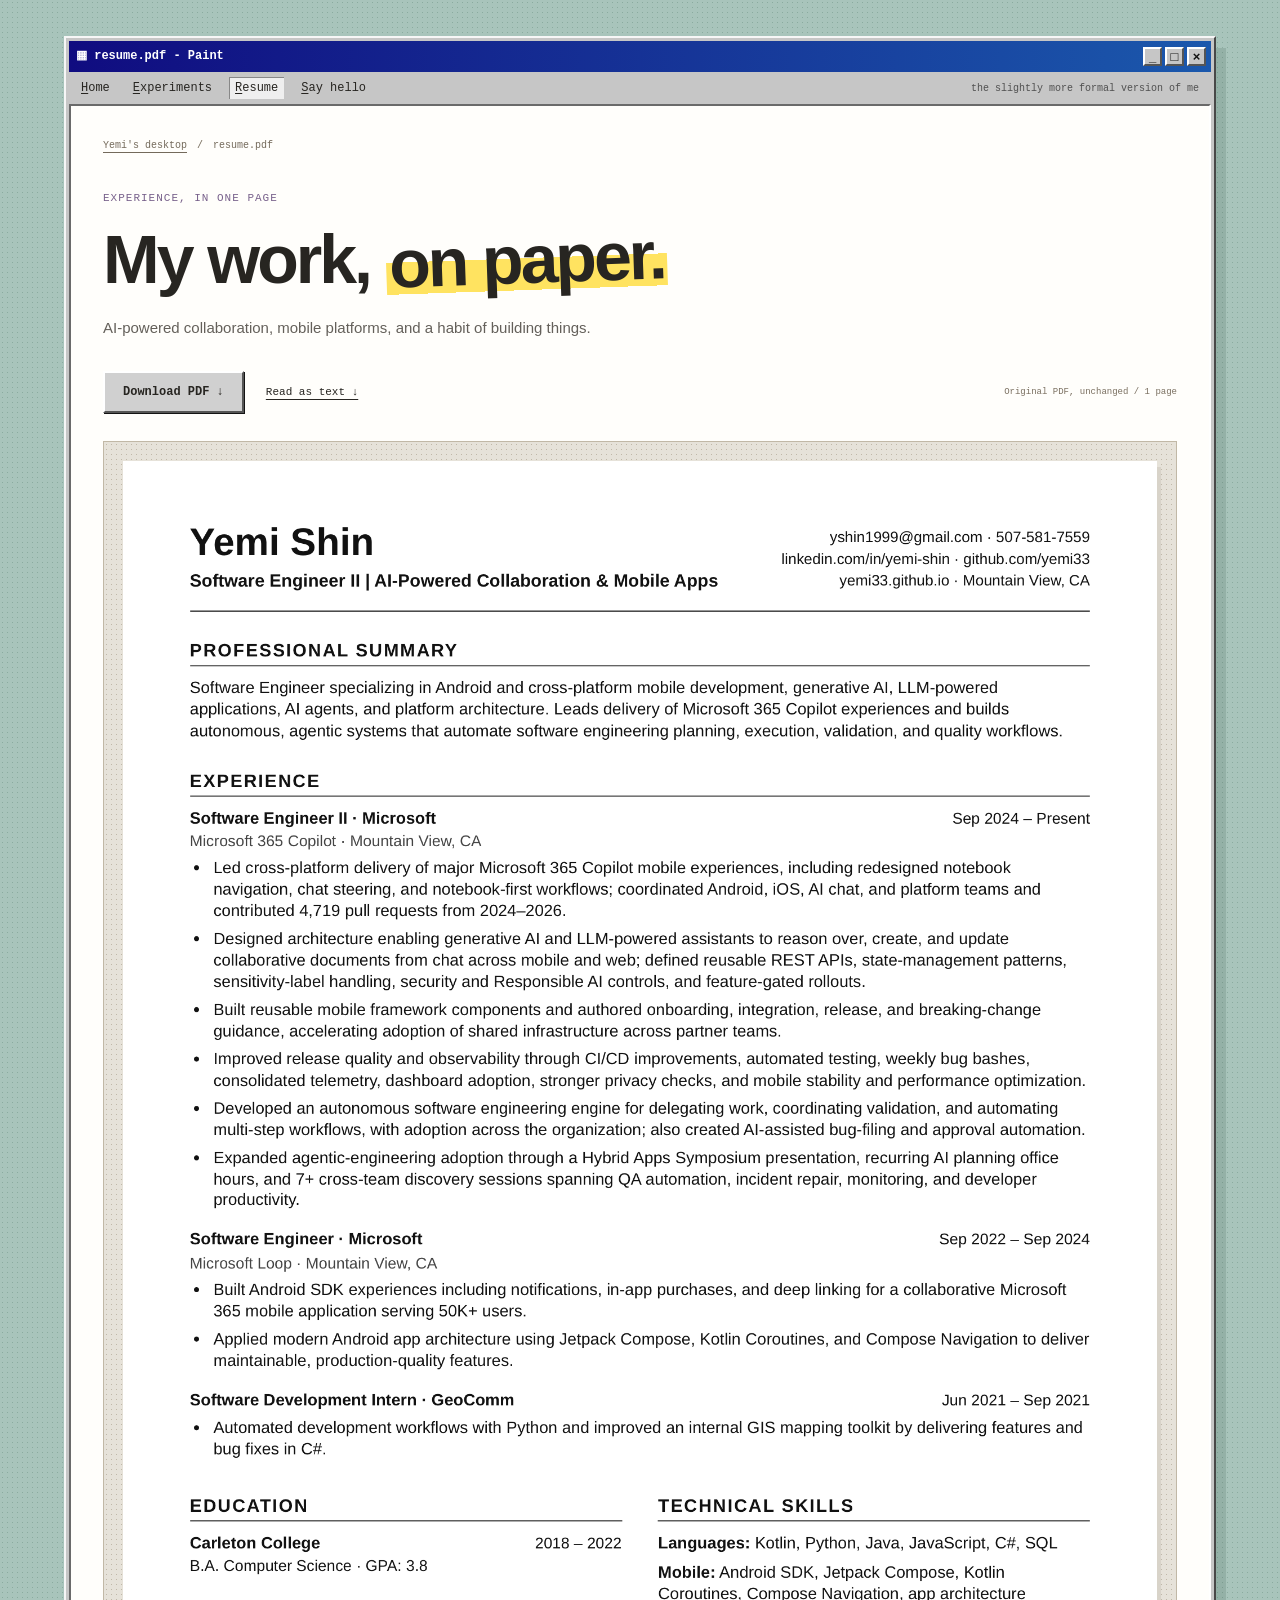
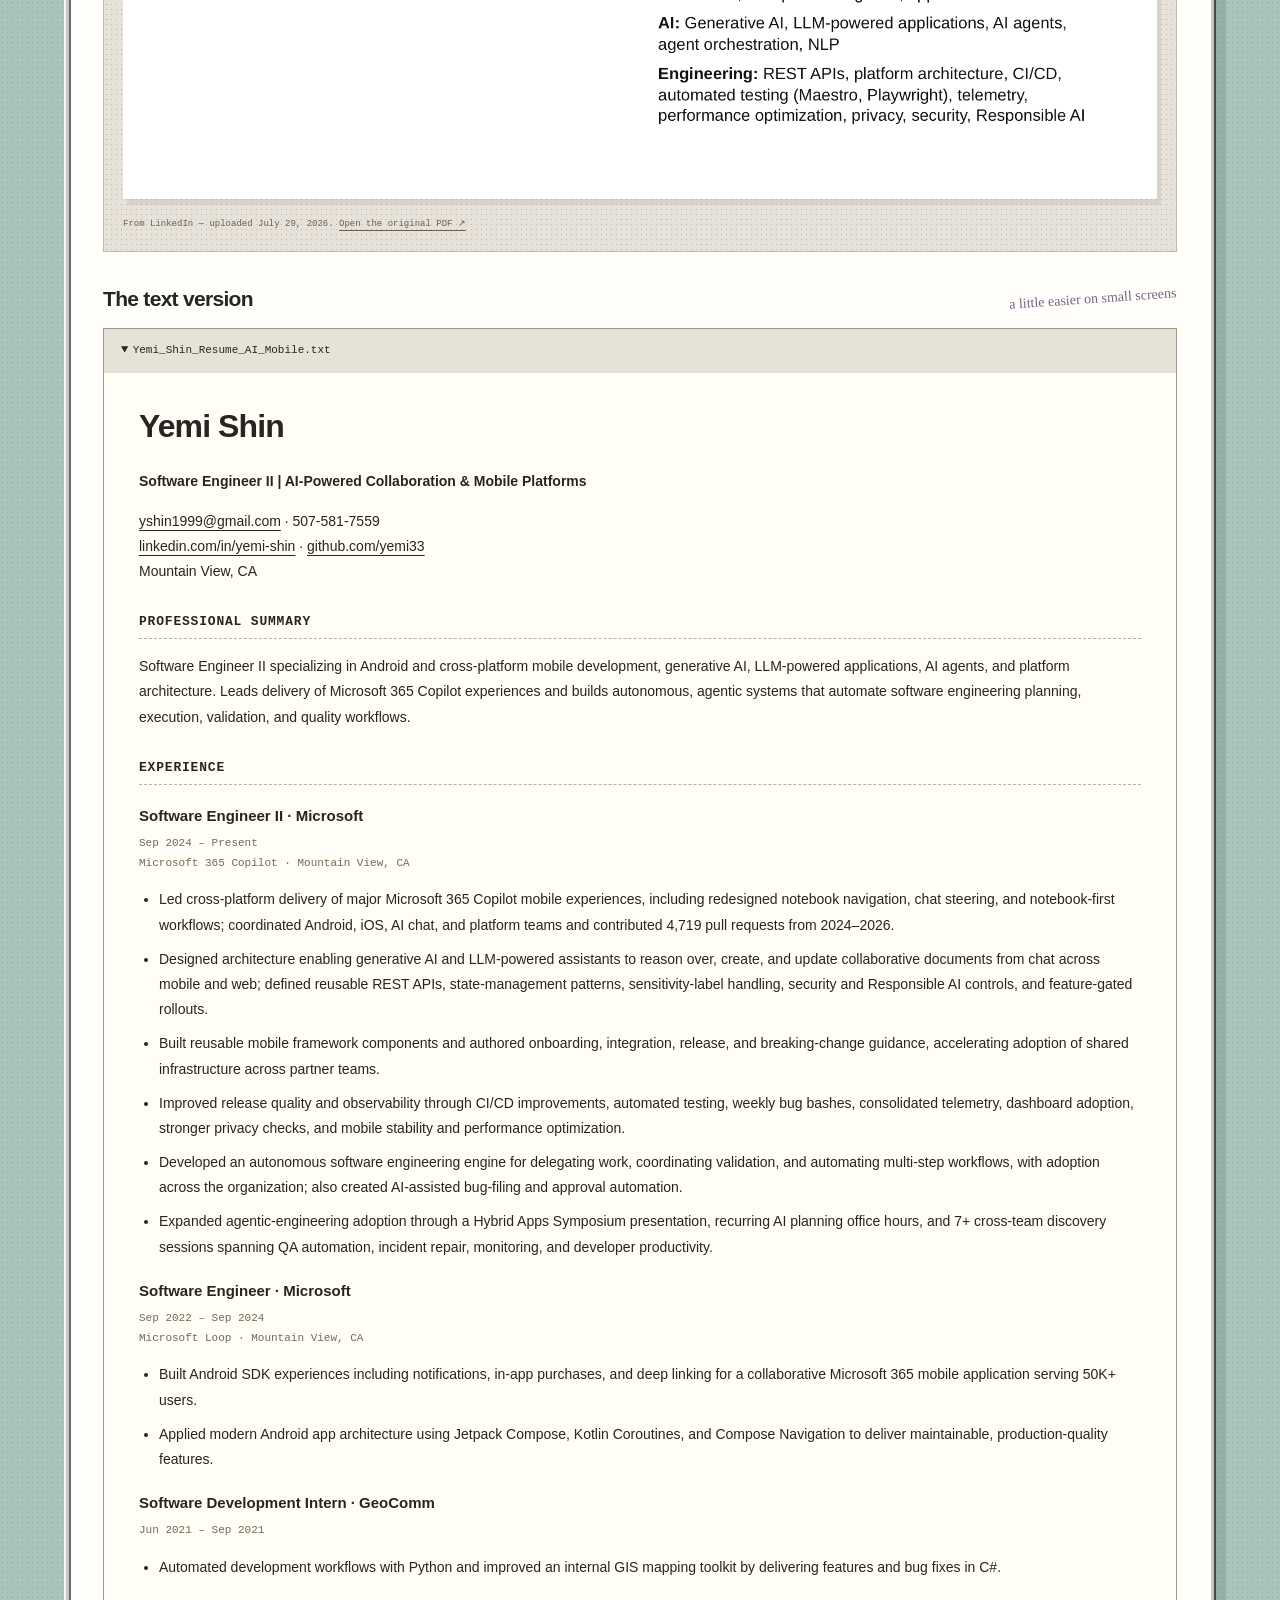
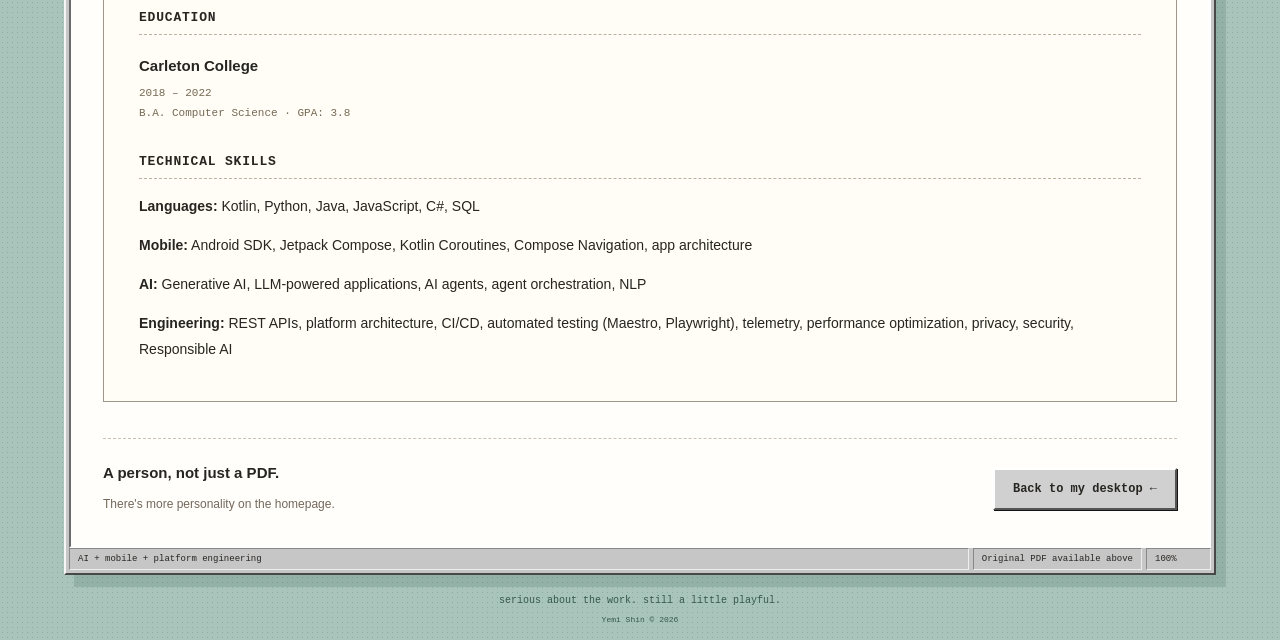
<file: resume.html>
<!doctype html>
<html lang="en">
<head>
    <meta charset="utf-8">
    <meta name="viewport" content="width=device-width, initial-scale=1">
    <meta name="description" content="Yemi Shin's resume: AI-powered collaboration, mobile platforms, and agentic developer tools.">
    <meta name="theme-color" content="#a8c4bb">
    <title>Yemi Shin - Resume</title>
    <link rel="icon" href="assets/img/favicon.ico">
    <link rel="stylesheet" href="css/portfolio.css">
</head>
<body data-design="paint">
    <a class="skip-link" href="#resume-text">Skip to resume text</a>
    <main class="paint-desktop">
        <article class="retro-window subpage-window">
            <div class="window-title"><span>&#9638; resume.pdf - Paint</span><span class="window-decoration" aria-hidden="true"><b>_</b><b>&#9633;</b><b>&times;</b></span></div>
            <nav class="paint-menu" aria-label="Main navigation"><a href="index.html"><u>H</u>ome</a><a href="archive.html"><u>E</u>xperiments</a><a href="resume.html" aria-current="page"><u>R</u>esume</a><a href="index.html#contact"><u>S</u>ay hello</a><span>the slightly more formal version of me</span></nav>
            <div class="subpage-paper">
                <div class="subpage-breadcrumb"><a href="index.html">Yemi's desktop</a><span aria-hidden="true">/</span><span>resume.pdf</span></div>
                <header class="subpage-heading resume-heading"><span class="small-label">EXPERIENCE, IN ONE PAGE</span><h1>My work, <span class="ink-highlight">on paper.</span></h1><p>AI-powered collaboration, mobile platforms, and a habit of building things.</p></header>
                <div class="resume-actions"><a class="bevel big-bevel" href="assets/img/Yemi_Shin_Resume_AI_Mobile.pdf" download>Download PDF &#8595;</a><a class="text-link" href="#resume-text">Read as text &#8595;</a><span>Original PDF, unchanged / 1 page</span></div>
                <figure class="resume-sheet"><img src="assets/img/Yemi_Shin_Resume_AI_Mobile.png" width="1836" height="2376" alt="Yemi Shin's one-page resume. A selectable text version follows below."><figcaption>From LinkedIn &mdash; uploaded July 29, 2026. <a href="assets/img/Yemi_Shin_Resume_AI_Mobile.pdf">Open the original PDF &#8599;</a></figcaption></figure>
                <section class="resume-transcript" id="resume-text" aria-labelledby="resume-text-heading" tabindex="-1">
                    <div class="section-heading"><h2 id="resume-text-heading">The text version</h2><span class="handwritten">a little easier on small screens</span></div>
                    <details class="resume-transcript-file" open>
                        <summary>Yemi_Shin_Resume_AI_Mobile.txt</summary>
                        <div class="resume-transcript-body">
                            <h3>Yemi Shin</h3>
                            <p><b>Software Engineer II | AI-Powered Collaboration &amp; Mobile Platforms</b></p>
                            <p><a href="mailto:yshin1999@gmail.com">yshin1999@gmail.com</a> &middot; 507-581-7559<br><a href="https://www.linkedin.com/in/yemi-shin/">linkedin.com/in/yemi-shin</a> &middot; <a href="https://github.com/yemi33">github.com/yemi33</a><br>Mountain View, CA</p>
                            <h4>Professional summary</h4>
                            <p>Software Engineer II specializing in Android and cross-platform mobile development, generative AI, LLM-powered applications, AI agents, and platform architecture. Leads delivery of Microsoft 365 Copilot experiences and builds autonomous, agentic systems that automate software engineering planning, execution, validation, and quality workflows.</p>
                            <h4>Experience</h4>
                            <h5>Software Engineer II &middot; Microsoft</h5><p>Sep 2024 &ndash; Present<br>Microsoft 365 Copilot &middot; Mountain View, CA</p>
                            <ul>
                                <li>Led cross-platform delivery of major Microsoft 365 Copilot mobile experiences, including redesigned notebook navigation, chat steering, and notebook-first workflows; coordinated Android, iOS, AI chat, and platform teams and contributed 4,719 pull requests from 2024&ndash;2026.</li>
                                <li>Designed architecture enabling generative AI and LLM-powered assistants to reason over, create, and update collaborative documents from chat across mobile and web; defined reusable REST APIs, state-management patterns, sensitivity-label handling, security and Responsible AI controls, and feature-gated rollouts.</li>
                                <li>Built reusable mobile framework components and authored onboarding, integration, release, and breaking-change guidance, accelerating adoption of shared infrastructure across partner teams.</li>
                                <li>Improved release quality and observability through CI/CD improvements, automated testing, weekly bug bashes, consolidated telemetry, dashboard adoption, stronger privacy checks, and mobile stability and performance optimization.</li>
                                <li>Developed an autonomous software engineering engine for delegating work, coordinating validation, and automating multi-step workflows, with adoption across the organization; also created AI-assisted bug-filing and approval automation.</li>
                                <li>Expanded agentic-engineering adoption through a Hybrid Apps Symposium presentation, recurring AI planning office hours, and 7+ cross-team discovery sessions spanning QA automation, incident repair, monitoring, and developer productivity.</li>
                            </ul>
                            <h5>Software Engineer &middot; Microsoft</h5><p>Sep 2022 &ndash; Sep 2024<br>Microsoft Loop &middot; Mountain View, CA</p>
                            <ul><li>Built Android SDK experiences including notifications, in-app purchases, and deep linking for a collaborative Microsoft 365 mobile application serving 50K+ users.</li><li>Applied modern Android app architecture using Jetpack Compose, Kotlin Coroutines, and Compose Navigation to deliver maintainable, production-quality features.</li></ul>
                            <h5>Software Development Intern &middot; GeoComm</h5><p>Jun 2021 &ndash; Sep 2021</p><ul><li>Automated development workflows with Python and improved an internal GIS mapping toolkit by delivering features and bug fixes in C#.</li></ul>
                            <h4>Education</h4><h5>Carleton College</h5><p>2018 &ndash; 2022<br>B.A. Computer Science &middot; GPA: 3.8</p>
                            <h4>Technical skills</h4>
                            <p><b>Languages:</b> Kotlin, Python, Java, JavaScript, C#, SQL</p>
                            <p><b>Mobile:</b> Android SDK, Jetpack Compose, Kotlin Coroutines, Compose Navigation, app architecture</p>
                            <p><b>AI:</b> Generative AI, LLM-powered applications, AI agents, agent orchestration, NLP</p>
                            <p><b>Engineering:</b> REST APIs, platform architecture, CI/CD, automated testing (Maestro, Playwright), telemetry, performance optimization, privacy, security, Responsible AI</p>
                        </div>
                    </details>
                </section>
                <footer class="subpage-footer"><div><b>A person, not just a PDF.</b><p>There's more personality on the homepage.</p></div><a class="bevel big-bevel" href="index.html">Back to my desktop &#8592;</a></footer>
            </div>
            <div class="paint-status"><span>AI + mobile + platform engineering</span><span>Original PDF available above</span><span>100%</span></div>
        </article>
        <footer class="paint-desktop-note">serious about the work. still a little playful. <span>Yemi Shin &copy; 2026</span></footer>
    </main>
</body>
</html>
</file>
<file: css/portfolio.css>
:root { color-scheme: light; --ink: #272521; --mono: "SFMono-Regular", Consolas, "Liberation Mono", monospace; --hand: "Chalkboard SE", "Comic Sans MS", cursive; --gray: #c6c6c6; }
* { box-sizing: border-box; }
html { scroll-behavior: smooth; }
body { margin: 0; color: var(--ink); font-family: Arial, Helvetica, sans-serif; }
main.paint-desktop { min-height: 100svh; }
.skip-link { position: absolute; top: 8px; left: 8px; z-index: 2; padding: 12px; background: #fff3bd; border: 2px solid; transform: translateY(-150%); }
.skip-link:focus { transform: translateY(0); }
button, input { font: inherit; }
button, a { -webkit-tap-highlight-color: transparent; }
button { color: inherit; cursor: pointer; }
a { color: inherit; text-underline-offset: 4px; }
button:disabled { cursor: not-allowed; opacity: .45; }
button:focus-visible, a:focus-visible, [tabindex]:focus-visible { outline: 3px solid #ed4c82; outline-offset: 5px; }
button, a, canvas { touch-action: manipulation; }
button svg, a svg { pointer-events: none; }
img { max-width: 100%; height: auto; display: block; }
svg { display: inline-block; width: 32px; height: 32px; flex-shrink: 0; }
[hidden] { display: none !important; }
.icon-library { position: absolute; width: 0; height: 0; overflow: hidden; }
.small-icon { width: 20px; height: 20px; vertical-align: middle; }
.handwritten { font-family: var(--hand); }
.small-label, .card-number, .project-meta { font: 11px/1.5 var(--mono); letter-spacing: 1px; }
.green-dot { display: inline-block; width: 7px; height: 7px; background: #27814d; border-radius: 50%; flex-shrink: 0; }
.playground-bar { display: flex; align-items: center; justify-content: space-between; gap: 22px; padding: 16px 30px; background: #fcfaf7; border-bottom: 1px solid #dcd8d1; }
.playground-brand { display: flex; align-items: center; gap: 11px; text-decoration: none; font: bold 11px/1.5 var(--mono); letter-spacing: .8px; }
.playground-brand small { display: block; color: #6b6660; font: 10px/1.6 var(--mono); letter-spacing: 0; }
.brand-mark { font-size: 38px; line-height: 1; color: #7854b5; }
.design-tabs { display: flex; gap: 5px; padding: 4px; background: #eeebe6; border: 1px solid #dedad3; border-radius: 8px; }
.design-tabs button { padding: 11px 16px; border: 1px solid transparent; border-radius: 5px; background: transparent; font-size: 12px; font-weight: 700; white-space: nowrap; }
.design-tabs button span { color: #736c62; font: 10px var(--mono); margin-right: 6px; }
.design-tabs button[aria-selected="true"] { background: white; border-color: #ddd8cf; box-shadow: 0 2px 3px #25221f0c; }
.prototype-tag { font: 9px/1.6 var(--mono); color: #756e65; text-align: right; }
.direction-note { display: flex; justify-content: space-between; gap: 12px; padding: 10px 30px; background: #fcfaf7; font: 11px/1.5 var(--mono); color: #68635c; }
.direction-note > :last-child { font-size: 9px; letter-spacing: .5px; }
.concept { min-height: calc(100svh - 118px); }
.concept:focus { outline: none; }
.noscript-note { margin: 0; padding: 20px; background: #ffe365; }

/* Direction 01: a familiar paint application, with a handmade canvas inside. */
.paint-desktop { padding: 36px 5vw 16px; background-color: #a8c4bb; background-image: radial-gradient(#668b7b70 .7px, transparent .7px); background-size: 5px 5px; }
.retro-window { max-width: 1160px; margin: auto; background: var(--gray); border: 2px solid; border-color: #f6f6f6 #484848 #484848 #f6f6f6; padding: 3px; box-shadow: 10px 12px 0 #26443526; }
.window-title { display: flex; justify-content: space-between; align-items: center; gap: 12px; padding: 4px 5px 4px 7px; min-height: 31px; background: linear-gradient(90deg, #100c80, #1b58ac); color: white; font: bold 12px/1.4 var(--mono); }
.window-title > span:first-child { display: flex; align-items: center; gap: 7px; }
.window-decoration { display: flex; gap: 3px; }
.window-decoration b { display: grid; place-items: center; background: var(--gray); color: #111; border: 2px solid; border-color: #fff #555 #555 #fff; width: 19px; height: 19px; font: bold 13px Arial, sans-serif; }
.paint-menu { display: flex; gap: 23px; align-items: center; padding: 9px 12px; font: 12px var(--mono); }
.paint-menu a { text-decoration: none; }
.paint-menu u { text-underline-offset: 2px; }
.paint-menu > span { margin-left: auto; color: #505050; font-size: 10px; }
.paint-body { display: grid; grid-template-columns: 64px minmax(0, 1fr); gap: 4px; }
.paint-tools { display: grid; grid-template-columns: 1fr 1fr; align-content: start; gap: 3px; padding: 6px 3px; }
.bevel { background: #d0d0d0; border: 2px solid; border-color: #fff #555 #555 #fff; box-shadow: 1px 1px 0 #141414; text-decoration: none; }
.bevel:active, .bevel.active { border-color: #555 #fff #fff #555; background: #b7b7b7; box-shadow: none; }
.tool { display: grid; place-items: center; height: 32px; padding: 1px; font: bold 10px var(--mono); }
.tool svg { width: 24px; height: 24px; }
.tool:nth-child(3) { font-size: 26px; line-height: 1; }
.tool-divider { grid-column: span 2; margin: 14px 0 8px; border-top: 1px solid #888; border-bottom: 1px solid white; }
.tool-caption { grid-column: span 2; font: 8px/1.5 var(--mono); text-align: center; color: #555; }
.tool-mascot { width: 42px; height: 44px; grid-column: span 2; margin: 19px auto 4px; transform: rotate(-10deg); }
.paint-paper { min-width: 0; margin-right: 4px; padding: 20px 38px 25px; border: 2px solid; border-color: #6a6a6a #fff #fff #6a6a6a; background: #fffefb; }
.canvas-topline { display: flex; justify-content: space-between; gap: 12px; color: #79746b; font: 9px/1.5 var(--mono); letter-spacing: .7px; }
.canvas-topline .green-dot { width: 5px; height: 5px; margin-left: 3px; }
.paint-hero { display: grid; grid-template-columns: 1.4fr 1fr; gap: 32px; align-items: center; padding: 35px 0 39px; }
.eyebrow { color: #8661bb; font-size: 15px; margin: 0 0 15px; transform: rotate(-2deg); }
.paint-intro h1 { font: 800 clamp(50px, 5.9vw, 84px)/1.05 Arial, sans-serif; letter-spacing: -6px; margin: 0 0 25px; white-space: nowrap; }
.paint-name { position: relative; display: inline-block; transform: rotate(-4deg); z-index: 0; }
.paint-name::before { content: ""; position: absolute; z-index: -1; inset: 38% -7% 3% -3%; background: #ffe360; transform: rotate(3deg); }
.paint-name > svg { position: absolute; width: 110%; height: 18px; bottom: -19px; left: -4%; }
.name-dot { color: #df6654; }
.paint-role { font-size: 21px; line-height: 1.5; font-weight: 500; margin: 0 0 14px; }
.circled { border: 1.5px solid #ef8663; border-radius: 50%; padding: 2px 8px; }
.intro-copy { max-width: 350px; font-size: 14px; line-height: 1.75; color: #64605a; }
.paint-cta { display: flex; align-items: center; gap: 24px; margin-top: 23px; }
.big-bevel { font: bold 12px var(--mono); padding: 12px 18px; }
.big-bevel span { margin-left: 20px; }
.text-link { font: 11px var(--mono); }
.paint-person { position: relative; padding: 22px 26px 21px 4px; transform: rotate(3deg); }
.selection-frame { position: relative; width: min(100%, 245px); margin: 0 auto; border: 1px dashed #4a498c; padding: 8px; background: white; }
.selection-frame img { filter: saturate(.7); }
.selection-handle { position: absolute; height: 7px; width: 7px; background: #fff; border: 1px solid #333; }
.top-left { top: -4px; left: -4px; }.top-right { top: -4px; right: -4px; }.bottom-left { bottom: -4px; left: -4px; }.bottom-right { bottom: -4px; right: -4px; }
.hello-flower { position: absolute; right: 1px; top: -24px; width: 83px; height: 83px; transform: rotate(20deg); z-index: 1; }
.portrait-label { display: block; text-align: center; font-size: 12px; margin-top: 13px; white-space: nowrap; }
.paint-sticker { position: absolute; bottom: -12px; right: -16px; background: #d9edba; padding: 13px 14px; transform: rotate(-13deg); font: 10px/1.6 var(--mono); border: 1px solid #4c633b; box-shadow: 2px 3px 0 #4c633b; }
.paint-sticker b { font-family: var(--hand); font-size: 17px; }
.paint-current { display: flex; align-items: center; flex-wrap: wrap; gap: 9px; padding: 12px 0; border-block: 1px dashed #cdc7bc; font: 10px/1.5 var(--mono); }
.paint-current > :last-child { color: #726b61; }
.current-divider { color: #b3a897; padding-inline: 6px; }
.section-heading { display: flex; align-items: center; justify-content: space-between; gap: 12px; margin: 26px 0 17px; scroll-margin-top: 25px; }
.section-heading h2 { margin: 0; font-size: 21px; letter-spacing: -.7px; }
.section-heading > span { color: #776381; font-size: 14px; transform: rotate(-4deg); }
.paint-projects { display: grid; grid-template-columns: repeat(3, minmax(0, 1fr)); gap: 16px; }
.project-card { display: flex; flex-direction: column; align-items: start; text-align: left; text-decoration: none; padding: 17px; border: 1.5px solid var(--ink); box-shadow: 3px 4px 0 var(--ink); border-radius: 3px 9px 4px 2px; transition: transform .15s, box-shadow .15s; }
.project-card:hover { transform: translate(-2px, -3px) rotate(-1deg); box-shadow: 5px 7px 0 var(--ink); }
.lavender-card { background: #eee5fc; }.yellow-card { background: #fff3bd; }.pink-card { background: #fbe3e8; }
.card-number { font-size: 8px; letter-spacing: .5px; }
.project-card > svg { width: 47px; height: 45px; margin: 16px 0 12px; }
.project-card h3 { margin: 0; font-size: 17px; line-height: 1.2; letter-spacing: -.5px; }
.project-card p { font-size: 12px; line-height: 1.65; margin: 10px 0 18px; }
.card-link { font: 10px var(--mono); margin-top: auto; border-bottom: 1px solid; padding-bottom: 3px; }
.paint-bottom { display: grid; grid-template-columns: 1.2fr 1fr; align-items: center; gap: 35px; padding-top: 31px; }
.paint-bottom h2 { font-size: 15px; margin: 0 0 10px; }
.paint-bottom p { font-size: 11px; line-height: 1.8; margin: 0; }
.social-links { display: flex; flex-wrap: wrap; gap: 18px; font: 9px var(--mono); margin-top: 16px; }
.social-links > span { color: #726b61; }
.doodle-box { min-width: 0; }
.doodle-label { display: block; font-size: 12px; margin-bottom: 8px; color: #715a90; }
#doodle-canvas { display: block; width: 100%; height: auto; background: white; border: 1px dashed #b9b1a4; cursor: crosshair; touch-action: none; }
.doodle-box small { display: block; font: 8px/1.6 var(--mono); margin-top: 5px; color: #71685f; min-height: 13px; }
.paint-palette { display: flex; gap: 14px; align-items: center; padding: 12px 8px; }
.current-color { display: block; width: 27px; height: 27px; background: var(--drawing-color, #25221f); border: 5px solid white; outline: 1px solid #777; box-shadow: 5px 5px 0 #b0b0b0; }
.swatches { display: flex; gap: 4px; }
.swatches button { width: 25px; height: 25px; background: var(--swatch); border: 2px solid; border-color: #777 #fff #fff #777; }
.swatches button[aria-pressed="true"] { outline: 1px dotted #000; outline-offset: 2px; }
.paint-palette > span:last-child { margin-left: auto; font: 10px var(--mono); color: #505050; }
.paint-status { display: grid; grid-template-columns: 1fr auto 65px; gap: 4px; font: 9px var(--mono); }
.paint-status span { border: 1px solid; border-color: #888 #eee #eee #888; padding: 5px 8px; }
.paint-desktop-note { text-align: center; padding-top: 20px; font: 10px var(--mono); color: #36584d; }
.paint-desktop-note > span { display: block; margin-top: 9px; font-size: 8px; }
.archive-link { display: flex; align-items: center; gap: 14px; margin-top: 28px; padding: 17px 0; border-block: 1px dashed #cdc7bc; text-decoration: none; }
.archive-link > svg { width: 30px; height: 28px; }
.archive-link b { display: block; font: bold 12px var(--mono); }
.archive-link small { display: block; margin-top: 5px; color: #64605a; font-size: 11px; line-height: 1.6; }
.archive-link > span:last-child { margin-left: auto; }
.archive-link:hover b { text-decoration: underline; text-underline-offset: 4px; }
.experience-file { margin-top: 20px; border: 1px solid #c3bcad; background: #f6f3eb; }
.experience-file summary { cursor: pointer; padding: 15px; font: bold 11px/1.6 var(--mono); }
.experience-file summary > span { color: #726b61; font-weight: normal; }
.experience-file summary:focus-visible { outline: 3px solid #ed4c82; outline-offset: 4px; }
.experience-content { padding: 6px 23px 23px; }
.experience-content article { padding: 16px 0; border-bottom: 1px dashed #d5cdbd; }
.experience-content h3 { margin: 8px 0; font-size: 15px; }
.experience-content p { margin: 0; font-size: 12px; line-height: 1.8; color: #64605a; }
.experience-content > a { display: inline-block; margin-top: 20px; }
#portfolio, #about, #contact, #experience { scroll-margin-top: 25px; }

/* Shared paper and navigation for the portfolio's other Paint windows. */
.subpage-window .window-title > span:first-child { min-width: 0; overflow-wrap: anywhere; }
.paint-menu a[aria-current="page"] { background: #efefef; box-shadow: inset 1px 1px #888; padding: 4px 6px; margin: -4px -6px; }
.subpage-paper { background: #fffefb; border: 2px solid; border-color: #6a6a6a #fff #fff #6a6a6a; padding: 32px; min-width: 0; }
.subpage-breadcrumb { display: flex; flex-wrap: wrap; gap: 10px; color: #746a5b; font: 10px/1.6 var(--mono); margin-bottom: 33px; }
.subpage-heading { position: relative; margin-bottom: 30px; }
.subpage-heading > .small-label { color: #78618b; }
.subpage-heading h1 { margin: 17px 0 19px; font: 800 clamp(40px, 5.5vw, 68px)/1.05 Arial, sans-serif; letter-spacing: -3px; }
.subpage-heading > p { max-width: 570px; color: #64605a; font-size: 15px; line-height: 1.8; }
.ink-highlight { display: inline-block; background: linear-gradient(transparent 48%, #ffe360 48%, #ffe360 93%, transparent 93%); padding-inline: 3px; transform: rotate(-2deg); }
.subpage-footer { display: flex; align-items: center; justify-content: space-between; gap: 25px; border-top: 1px dashed #c9c1b4; padding-top: 25px; margin-top: 36px; }
.subpage-footer b { font-size: 15px; }
.subpage-footer p { max-width: 500px; font-size: 12px; line-height: 1.7; color: #73685b; margin-bottom: 0; }
.subpage-footer > a { flex-shrink: 0; }
.folder-note { color: #7e5a9c; display: inline-block; font-size: 14px; transform: rotate(-3deg); }
.folder-tabs { display: flex; flex-wrap: wrap; gap: 8px; padding: 13px; background: #eae7df; border: 1px solid #aaa397; }
.folder-tabs a { display: block; padding: 9px 12px; background: #fffdf6; font: 10px var(--mono); border: 1px solid #999285; text-decoration: none; box-shadow: 2px 2px 0 #b2aa9a; }
.folder-tabs a:hover { background: #fff3bd; }
.archive-group { margin-top: 36px; scroll-margin-top: 20px; }
.archive-group .section-heading > .small-label { transform: none; font: 9px var(--mono); text-align: right; }
.experiment-grid { display: grid; grid-template-columns: repeat(3, minmax(0, 1fr)); gap: 20px; align-items: start; }
.experiment-file { min-width: 0; border: 1.5px solid var(--ink); border-radius: 3px 9px 3px 2px; background: #fffefb; box-shadow: 3px 4px 0 var(--ink); overflow: hidden; scroll-margin-top: 20px; }
.experiment-file summary { display: block; padding: 18px; cursor: pointer; list-style: none; }
.experiment-file summary::-webkit-details-marker { display: none; }
.experiment-file summary:focus-visible { outline: 3px solid #bd4171; outline-offset: -5px; }
.experiment-art { display: flex; justify-content: space-between; align-items: center; gap: 12px; margin: -18px -18px 18px; padding: 18px; min-height: 130px; border-bottom: 1.5px solid var(--ink); }
.experiment-art img { object-fit: contain; width: 78px; height: 78px; }
.experiment-art > span:last-child { font: 8px/1.7 var(--mono); letter-spacing: .6px; text-align: right; max-width: 105px; }
.experiment-name { display: block; font-size: 20px; letter-spacing: -.7px; font-weight: bold; }
.experiment-caption { display: block; min-height: 43px; margin-top: 10px; font-size: 12px; line-height: 1.7; color: #696056; }
.file-toggle { display: flex; justify-content: space-between; font: 10px var(--mono); margin-top: 18px; }
.file-toggle::after { content: "+"; font-size: 14px; line-height: 1; }
.experiment-file[open] .file-toggle::after { content: "-"; }
.experiment-file[open] > summary { background: #f6f2e8; }
.experiment-file summary:hover .experiment-name { text-decoration: underline; text-underline-offset: 4px; }
.experiment-details { border-top: 1px dashed #bdb3a0; padding: 18px; }
.experiment-details > p { margin-top: 0; font-size: 13px; line-height: 1.8; }
.experiment-details > a { display: block; font: 10px/1.7 var(--mono); margin-top: 13px; overflow-wrap: anywhere; }
.letter-art { font: bold 65px/1 Arial, sans-serif; color: #76569c; letter-spacing: -10px; transform: rotate(-8deg); }
.letter-art > span { color: #b5466b; font-size: 48px; }
.mint-card { background: #e0efdd; }
.resume-actions { display: flex; flex-wrap: wrap; align-items: center; gap: 22px; margin: 28px 0; }
.resume-actions > span { margin-left: auto; font: 9px/1.6 var(--mono); color: #7a6f60; }
.resume-sheet { margin: 0; padding: 19px; background-color: #e6e2d9; background-image: radial-gradient(#c0b8a8 .7px, transparent .7px); background-size: 5px 5px; border: 1px solid #c1b8a6; }
.resume-sheet img { width: 100%; height: auto; background: white; box-shadow: 4px 6px 0 #938a762b; }
.resume-sheet figcaption { font: 9px/1.7 var(--mono); color: #6c604d; padding-top: 18px; }
.resume-transcript { margin-top: 35px; scroll-margin-top: 20px; }
.resume-transcript-file { border: 1px solid #9d978a; background: #fffdf5; }
.resume-transcript-file > summary { padding: 13px 17px; font: 11px/1.6 var(--mono); background: #e6e2d8; cursor: pointer; overflow-wrap: anywhere; }
.resume-transcript-body { padding: 25px 35px; font-size: 14px; line-height: 1.8; }
.resume-transcript-body h3 { font-size: 32px; letter-spacing: -.9px; margin: 0 0 8px; }
.resume-transcript-body h4 { font: bold 13px var(--mono); text-transform: uppercase; letter-spacing: .8px; border-bottom: 1px dashed #bbb19f; padding-bottom: 9px; margin: 30px 0 15px; }
.resume-transcript-body h5 { font-size: 15px; margin: 17px 0 5px; }
.resume-transcript-body h5 + p { font: 11px/1.8 var(--mono); color: #766955; margin-top: 0; }
.resume-transcript-body ul { padding-left: 20px; }
.resume-transcript-body li + li { margin-top: 9px; }
.resume-transcript-body a { overflow-wrap: anywhere; }

/* Direction 02: warm paper, expressive type, and a collage of real work. */
.sketchbook { padding: 0 5vw; background: #eae7d9; }
.notebook { position: relative; max-width: 1300px; margin: auto; padding: 30px 6vw 25px 8vw; background-color: #faf8ed; background-image: radial-gradient(#83795330 .7px, transparent .7px); background-size: 7px 7px; box-shadow: 0 0 30px #68583512; overflow: hidden; }
.notebook-margin { position: absolute; left: 45px; top: 0; bottom: 0; width: 1px; background: #efb1a5; }
.notebook-margin::before { content: ""; position: absolute; left: -30px; top: 30px; bottom: 0; width: 13px; background: radial-gradient(circle, #c4beaa 0 5px, transparent 6px) center top / 13px 70px; }
.notebook-nav { display: flex; align-items: center; gap: 30px; }
.sketch-logo { font: italic 700 48px Georgia, serif; letter-spacing: -4px; text-decoration: none; white-space: nowrap; }
.sketch-logo span { display: inline-block; color: #d2503d; font: 36px Arial, sans-serif; vertical-align: top; margin-left: 3px; }
.notebook-date { font: 8px/1.7 var(--mono); color: #777063; letter-spacing: 1px; }
.notebook-nav nav { margin-left: auto; display: flex; gap: 26px; font: 14px var(--hand); }
.notebook-nav nav a { text-decoration: none; }
.sketch-hero { display: grid; grid-template-columns: 1.15fr 1fr; gap: 25px; align-items: center; margin: 55px 0 48px; }
.sketch-intro > .small-label { color: #8a5846; font-size: 9px; }
.sketch-intro h1 { font: 500 clamp(46px, 5.3vw, 76px)/1.03 Georgia, "Times New Roman", serif; letter-spacing: -3.5px; margin: 19px 0 22px; }
.sketch-intro em, .sketch-footer em { color: #ad432f; font-weight: 400; }
.coral-dot { color: #ad432f; }
.sketch-intro > p { max-width: 370px; font-size: 13px; line-height: 1.85; color: #666053; }
.sketch-button { display: inline-flex; align-items: center; gap: 30px; margin-top: 16px; padding: 11px 20px 12px; background: #d8e6bc; border: 1.5px solid; border-radius: 4px 7px 3px 9px; box-shadow: 3px 4px 0 var(--ink); font: 15px var(--hand); text-decoration: none; transform: rotate(-2deg); }
.scrapbook-collage { position: relative; min-height: 390px; margin-left: 14px; }
.collage-orbit { position: absolute; left: -9px; top: 0; color: #a14c37; font-size: 14px; transform: rotate(8deg); }
.polaroid { position: relative; padding: 13px 13px 10px; margin: 48px 25px 0 12px; width: 230px; max-width: 80%; background: #fffefa; transform: rotate(9deg); box-shadow: 2px 4px 9px #31281733; }
.polaroid img { filter: saturate(.75) sepia(.12); }
.polaroid figcaption { font: 18px var(--hand); margin-top: 12px; text-align: center; }
.tape { position: absolute; z-index: 1; width: 86px; height: 28px; top: -12px; left: calc(50% - 43px); transform: rotate(-18deg); background: repeating-linear-gradient(90deg, #d7d8b378 0 3px, #e0dfc078 3px 6px); border-inline: 2px dotted #d7d4b5; }
.sticky-note { position: absolute; z-index: 2; right: -4px; bottom: -9px; background: #fce58a; padding: 18px 18px 26px; width: 183px; transform: rotate(-9deg); box-shadow: 3px 5px 0 #7163301a; }
.sticky-note > span { font: 10px var(--mono); }
.sticky-note p { font: 19px/1.45 var(--hand); margin: 12px 0 0; }
.sticky-note > svg { position: absolute; width: 68px; height: 68px; bottom: -25px; right: -19px; transform: rotate(20deg); }
.round-sticker { position: absolute; top: 56px; right: -7px; width: 96px; height: 96px; display: grid; align-content: center; text-align: center; border: 1.5px dashed #372d43; outline: 6px solid #cfbce7; border-radius: 50%; background: #cfbce7; font: bold 10px/1.5 var(--mono); transform: rotate(13deg); z-index: 2; }
.collage-spark { width: 85px; height: 85px; position: absolute; bottom: 7px; left: -3px; transform: rotate(-13deg); }
.notebook-divider { display: flex; justify-content: space-between; gap: 12px; font: 15px var(--hand); border-top: 1px solid #b5ab91; padding: 22px 0 25px; }
.sketch-work { display: grid; grid-template-columns: repeat(3, minmax(0, 1fr)); gap: 24px; scroll-margin-top: 20px; }
.sketch-project { border: 0; padding: 0; background: transparent; text-align: left; }
.sketch-project-art { display: flex; position: relative; align-items: center; justify-content: center; gap: 15px; min-height: 177px; border: 1px solid #5d544680; border-radius: 6px 2px 8px 3px; }
.sketch-project-art > svg { width: 78px; height: 78px; transform: rotate(-9deg); }
.sketch-project-art .handwritten { font-size: 17px; transform: rotate(8deg); }
.mint-art { background: #d5e5d5; }.lilac-art { background: #e2d8ef; }.peach-art { background: #f2c9b3; }
.art-star { position: absolute; font-size: 30px; right: 12px; bottom: 7px; }
.project-meta { display: block; margin: 18px 0 9px; font-size: 8px; color: #817160; }
.sketch-project h2 { font: 25px/1.1 Georgia, serif; letter-spacing: -.9px; margin: 0; }
.sketch-project > p { font-size: 12px; line-height: 1.7; color: #6a6053; }
.sketch-project-link { font: 13px var(--hand); border-bottom: 1px solid; padding-bottom: 4px; }
.sketch-project:hover .sketch-project-art { transform: rotate(-2deg); }
.drawn-phone { display: flex; flex-direction: column; gap: 5px; align-items: center; width: 63px; height: 111px; padding: 10px; border: 2px solid; border-radius: 9px; background: #fcf8ed; transform: rotate(-8deg); box-shadow: 3px 4px 0 #a294b3; }
.phone-dot { width: 4px; height: 4px; border-radius: 50%; background: var(--ink); }
.drawn-phone > svg { width: 32px; height: 38px; }
.drawn-phone > i { display: block; width: 30px; height: 4px; border: 1px solid #c6b8d5; }
.sketch-footer { display: flex; justify-content: space-between; align-items: center; gap: 25px; padding: 42px 0 33px; margin-top: 47px; border-top: 1px solid #b5ab91; }
.sketch-footer h2 { font: 37px/1.1 Georgia, serif; letter-spacing: -1px; margin: 14px 0 20px; }
.sketch-footer > div > a { font: 12px var(--mono); }
.sketch-signature { text-align: center; transform: rotate(4deg); }
.sketch-signature > svg { width: 65px; height: 65px; display: block; margin: 0 auto 9px; }
.sketch-signature .handwritten { font-size: 15px; }
.sketch-signature > div { font: 10px var(--mono); margin-top: 22px; }
.notebook-colophon { display: flex; justify-content: space-between; gap: 10px; color: #817666; font: 8px/1.6 var(--mono); letter-spacing: .6px; }

/* Direction 03: a functional little desktop, not a tiny screenshot of one. */
.pixel-desktop { background-color: #c1b8d6; background-image: linear-gradient(#77698f15 1px, transparent 1px), linear-gradient(90deg, #77698f15 1px, transparent 1px); background-size: 24px 24px; }
.os-topbar { display: flex; justify-content: space-between; gap: 16px; padding: 15px 26px; font: 9px/1.5 var(--mono); border-bottom: 1px solid #7b6c9955; }
.os-topbar b { font-size: 13px; letter-spacing: -.5px; margin-right: 13px; }
.os-version { color: #554963; font-size: 8px; }
.os-topbar .green-dot { margin-right: 5px; }
.os-workspace { display: grid; grid-template-columns: 95px minmax(0, 1fr); gap: 30px; padding: 36px 5vw 32px 22px; max-width: 1370px; margin: auto; }
.desktop-icons { display: flex; flex-direction: column; gap: 26px; padding-top: 9px; }
.desktop-icons > * { display: flex; flex-direction: column; align-items: center; gap: 11px; text-decoration: none; text-align: center; border: 1px solid transparent; background: transparent; padding: 4px; font: 10px var(--mono); }
.desktop-icons > *:hover { background: #ffffff33; border: 1px dashed #756b80; }
.desktop-icon { width: 41px; height: 41px; }
.monitor-icon { display: block; background: #d5d1de; border: 2px solid #494050; border-bottom-width: 7px; padding: 3px; box-shadow: 3px 3px 0 #726d7e; position: relative; }
.monitor-icon > span { display: grid; place-items: center; height: 100%; background: #282432; color: #c8f58a; font: 13px var(--mono); }
.monitor-icon::after { content: ""; position: absolute; width: 24px; height: 3px; background: #494050; bottom: -12px; left: 6px; }
.os-windows { display: grid; grid-template-columns: minmax(0, 1fr) 225px; gap: 26px; }
.os-window { background: #faf9f4; border: 2px solid #3f344d; box-shadow: 7px 7px 0 #66577555; min-width: 0; }
.os-titlebar { display: flex; justify-content: space-between; align-items: center; gap: 12px; padding: 9px 11px; background: #d8d3e3; border-bottom: 2px solid #3f344d; font: bold 10px/1.4 var(--mono); }
.os-titlebar > span:first-child { display: flex; align-items: center; gap: 8px; }
.os-titlebar > span:last-child { white-space: nowrap; }
.os-welcome-content { padding: 36px 36px 31px; background-color: #faf9f4; background-image: radial-gradient(#99917f20 .7px, transparent .7px); background-size: 4px 4px; }
.terminal-label { font: 8px/1.5 var(--mono); letter-spacing: 1px; color: #5d6154; }
.terminal-label .green-dot { width: 6px; height: 6px; margin-right: 5px; }
.os-welcome-content h1 { margin: 22px 0; font: 700 clamp(33px, 3.7vw, 56px)/1.13 var(--mono); letter-spacing: -3px; }
.os-welcome-content h1 > span { color: #71559a; }
.os-welcome-content p { font: 11px/1.9 var(--mono); color: #665f6e; }
.os-chips { display: flex; flex-wrap: wrap; gap: 6px; margin: 19px 0 26px; }
.os-chips span { background: #e6e0ee; border: 1px solid #beb2d1; padding: 5px 7px; font: 8px var(--mono); }
.os-button { display: inline-flex; gap: 32px; background: #cef299; padding: 13px 17px; border: 1.5px solid #383627; box-shadow: 3px 3px 0 #383627; font: bold 11px var(--mono); }
.os-button:active { transform: translate(2px, 2px); box-shadow: 1px 1px 0; }
.os-window-status { display: flex; justify-content: space-between; gap: 12px; padding: 9px 12px; border-top: 1px solid #a99ab7; background: #f0edf3; font: 8px var(--mono); }
.os-note { align-self: center; transform: rotate(3deg); }
.os-note .os-titlebar { background: #e8bed4; font-size: 9px; }
.os-note > div:last-child { background: #f6d7e5; padding: 23px 21px; }
.os-note svg { width: 51px; height: 51px; transform: rotate(-10deg); }
.os-note p { font: 12px/1.65 var(--mono); margin: 16px 0; }
.os-note strong { display: block; font: bold 27px/1.15 var(--mono); letter-spacing: -1.5px; }
.os-note .handwritten { display: block; font-size: 12px; margin-top: 20px; transform: rotate(-5deg); }
.files-window { grid-column: span 2; scroll-margin-top: 30px; }
.file-path { display: flex; gap: 12px; align-items: center; padding: 9px; background: #e7e4ec; border-bottom: 1px solid #ae9ec0; font: 9px var(--mono); }
.file-path code { flex: 1; border: 1px solid #ae9ec0; padding: 7px 9px; background: white; font: 9px var(--mono); }
.os-files { display: grid; grid-template-columns: repeat(3, minmax(0, 1fr)); padding: 23px 18px; gap: 12px; }
.os-files button { display: flex; flex-direction: column; align-items: center; text-align: center; background: transparent; border: 1px dashed transparent; padding: 12px 8px; min-width: 0; }
.os-files button:hover, .os-files button:focus-visible { border-color: #9e89b9; background: #efe9f7; }
.os-files svg { width: 57px; height: 54px; margin-bottom: 15px; }
.os-files strong { font: bold 12px var(--mono); }
.os-files span { font: 9px/1.5 var(--mono); margin-top: 8px; color: #72637e; }
.os-files small { font: 7px/1.4 var(--mono); color: #776b80; margin-top: 10px; letter-spacing: .5px; }
.os-bottom-note { display: flex; justify-content: space-between; gap: 18px; align-items: center; grid-column: span 2; color: #50425e; }
.os-bottom-note .handwritten { font-size: 15px; }
.os-bottom-note a { font: 10px var(--mono); }
.os-taskbar { position: relative; display: flex; align-items: center; gap: 10px; padding: 7px 12px; background: #d1ccd9; border-top: 2px solid #fcfbff; font: 10px var(--mono); }
.start-button { padding: 7px 13px; font: bold 12px var(--mono); background: #d1ccd9; }
.start-button > span { font-size: 18px; margin-right: 6px; color: #785198; vertical-align: middle; }
.taskbar-app { min-width: 160px; padding: 11px 16px; background: #e6e3ee; border: 1px solid; border-color: #706575 #fff #fff #706575; }
.taskbar-message { margin-left: auto; color: #72677b; font-size: 9px; }
.os-taskbar time { padding: 10px 14px; border: 1px solid; border-color: #a69aad #f5f0fa #f5f0fa #a69aad; margin-left: 10px; white-space: nowrap; }
.start-menu { position: absolute; bottom: calc(100% + 1px); left: 12px; width: 275px; max-width: calc(100vw - 24px); background: #f9f7fb; border: 2px solid #4b4056; box-shadow: 4px -4px 0 #5a496744; z-index: 2; }
.start-menu strong, .start-menu a, .start-menu > span { display: block; padding: 15px; }
.start-menu strong { background: #715894; color: white; font-size: 12px; }
.start-menu a { text-decoration: none; }
.start-menu a:hover { background: #e5dbf2; }
.start-menu > span { border-top: 1px dashed #b5a7c2; color: #776582; font-size: 8px; }

.project-dialog { width: min(540px, calc(100% - 36px)); max-height: calc(100svh - 48px); padding: 0; background: #fffdf5; border: 2px solid var(--ink); color: var(--ink); box-shadow: 8px 8px 0 #0005; }
.project-dialog::backdrop { background: #211b365c; backdrop-filter: blur(3px); }
.dialog-titlebar { display: flex; justify-content: space-between; align-items: center; padding: 8px 10px 8px 17px; background: #d9c7ec; border-bottom: 2px solid var(--ink); font: 10px var(--mono); }
.dialog-titlebar button { background: #f6efff; font-size: 22px; border: 1px solid; width: 32px; height: 32px; line-height: 1; }
.dialog-content { padding: 32px; }
.dialog-content h2 { font-size: 34px; letter-spacing: -1px; margin: 15px 0; }
.dialog-content > p, .dialog-content li { font-size: 14px; line-height: 1.8; }
.dialog-content ul { padding-left: 19px; margin: 20px 0 26px; }
.dialog-content li + li { margin-top: 9px; }
.dialog-link { display: inline-block; padding: 12px 16px; background: #e2eeac; border: 1px solid; text-decoration: none; box-shadow: 3px 3px 0; font: 12px var(--mono); }
body[data-design="paint"] .dialog-titlebar { background: #100c80; color: white; }
body[data-design="sketchbook"] .project-dialog { border-radius: 3px 11px 4px 7px; }
body[data-design="sketchbook"] .dialog-titlebar { background: #efd5b8; }
body[data-design="sketchbook"] .dialog-content h2 { font-family: Georgia, serif; font-weight: 400; }
@media (min-width: 1550px) { .notebook { padding-left: 120px; padding-right: 100px; }.os-workspace { padding-right: 60px; } }
@media (max-width: 1100px) {
    .prototype-tag { display: none; }.playground-bar { gap: 16px; padding-inline: 20px; }
    .paint-desktop { padding-inline: 3vw; }.paint-paper { padding-inline: 28px; }
    .paint-intro h1 { font-size: 64px; letter-spacing: -4px; }.paint-hero { gap: 20px; }
    .paint-role { font-size: 19px; }.paint-person { padding-right: 17px; }.paint-sticker { right: -6px; }
    .paint-menu > span { display: none; }.paint-palette > span:last-child { font-size: 8px; }
    .sketchbook { padding-inline: 2vw; }.notebook { padding-left: 80px; padding-right: 45px; }
    .sketch-hero { gap: 14px; }.sketch-intro h1 { font-size: 59px; }
    .sketch-work { gap: 19px; }.sketch-project-art { flex-direction: column; gap: 0; min-height: 200px; }
    .sketch-project-art .handwritten { font-size: 16px; }.lilac-art { flex-direction: row; gap: 10px; }
    .lilac-art .handwritten { max-width: 75px; }.sketch-project h2 { font-size: 22px; }
    .os-workspace { padding-right: 25px; gap: 20px; grid-template-columns: 80px minmax(0, 1fr); }
    .os-windows { grid-template-columns: minmax(0, 1fr) 190px; gap: 20px; }.os-welcome-content { padding: 28px; }
    .os-welcome-content h1 { font-size: 39px; letter-spacing: -2.5px; }.os-note strong { font-size: 24px; }
}
@media (max-width: 800px) {
    .experiment-grid { grid-template-columns: repeat(2, minmax(0, 1fr)); }.subpage-paper { padding: 25px; }
    .subpage-footer { flex-wrap: wrap; }.resume-actions > span { width: 100%; margin-left: 0; }
    .resume-transcript .section-heading { flex-wrap: wrap; }
    .playground-bar { flex-wrap: wrap; padding: 14px 18px; gap: 13px; }.playground-brand { flex: 1; }
    .design-tabs { width: 100%; }.design-tabs button { flex: 1; padding-inline: 8px; }
    .direction-note { padding: 8px 18px; font-size: 10px; }.direction-note > :last-child { display: none; }
    .paint-paper { padding-inline: 22px; }.paint-hero { grid-template-columns: 1.3fr 1fr; padding-top: 27px; gap: 15px; }
    .paint-intro h1 { font-size: 51px; letter-spacing: -3px; }.eyebrow { font-size: 12px; }.paint-role { font-size: 16px; }
    .intro-copy { font-size: 12px; }.paint-cta { gap: 15px; flex-wrap: wrap; }.big-bevel { padding: 10px 12px; font-size: 10px; }
    .portrait-label { font-size: 10px; white-space: normal; }.paint-sticker { font-size: 8px; padding: 10px; }.paint-sticker b { font-size: 14px; }
    .hello-flower { width: 66px; height: 66px; top: -19px; }.canvas-topline { font-size: 7px; }
    .paint-projects { gap: 10px; }.project-card { padding: 12px; }.project-card h3 { font-size: 14px; }.project-card p { font-size: 11px; }
    .card-number { font-size: 7px; }.card-link { font-size: 8px; }.paint-palette > span:last-child { display: none; }
    .paint-bottom { grid-template-columns: 1fr; gap: 22px; }.doodle-box { max-width: 330px; }.paint-status { grid-template-columns: 1fr auto; }.paint-status > :last-child { display: none; }
    .notebook { padding: 24px 35px 24px 58px; }.notebook-margin { left: 31px; }.notebook-margin::before { left: -23px; }
    .notebook-date { display: none; }.notebook-nav nav { gap: 18px; font-size: 13px; }
    .sketch-hero { grid-template-columns: 1fr 1fr; margin-top: 38px; }.sketch-intro h1 { font-size: 47px; letter-spacing: -2.5px; }
    .sketch-intro > p { font-size: 12px; }.sketch-intro > .small-label { font-size: 8px; }.sketch-button { padding: 10px 12px; gap: 12px; font-size: 13px; }
    .scrapbook-collage { min-height: 330px; margin-left: 0; }.polaroid { margin-top: 44px; padding: 9px; max-width: 82%; margin-left: 0; }
    .polaroid figcaption { font-size: 14px; }.sticky-note { width: 145px; right: -10px; padding: 14px; bottom: -18px; }.sticky-note p { font-size: 15px; }
    .round-sticker { width: 77px; height: 77px; font-size: 8px; right: -13px; top: 41px; }.collage-orbit { font-size: 11px; }.collage-spark { width: 57px; height: 57px; }
    .sketch-work { gap: 15px; }.sketch-project-art { min-height: 155px; }.sketch-project-art > svg { width: 61px; height: 61px; }
    .sketch-project-art .handwritten { font-size: 13px; }.lilac-art { flex-direction: column; padding-block: 14px; gap: 9px; }.lilac-art .handwritten { max-width: none; }
    .lilac-art .handwritten br { display: none; }.drawn-phone { height: 87px; }.project-meta { font-size: 7px; letter-spacing: .4px; }.sketch-project h2 { font-size: 20px; }
    .sketch-footer h2 { font-size: 29px; }.notebook-colophon { font-size: 7px; }
    .os-windows { grid-template-columns: minmax(0, 1fr) 155px; gap: 16px; }.os-note > div:last-child { padding: 17px 14px; }
    .os-note .os-titlebar { font-size: 8px; padding-inline: 7px; }.os-note strong { font-size: 21px; }.os-note p { font-size: 11px; }
    .os-welcome-content { padding: 25px 20px; }.os-welcome-content h1 { font-size: 29px; letter-spacing: -1.7px; }.os-welcome-content p { font-size: 10px; }
    .desktop-break { display: none; }.os-topbar { padding-inline: 17px; }.os-version { display: none; }
    .os-files { gap: 4px; padding: 14px 8px; }.os-files strong { font-size: 10px; }.os-files span { font-size: 8px; }
    .taskbar-message { display: none; }.os-taskbar time { margin-left: auto; }.os-bottom-note .handwritten { font-size: 12px; }.os-bottom-note a { font-size: 9px; }
}
@media (max-width: 580px) {
    .subpage-paper { padding: 18px; }.subpage-breadcrumb { font-size: 9px; margin-bottom: 25px; }
    .subpage-heading h1 { font-size: 41px; letter-spacing: -2px; }.subpage-heading > p { font-size: 13px; }
    .folder-note { font-size: 12px; }.folder-tabs { padding: 10px; gap: 7px; }.folder-tabs a { font-size: 9px; padding: 9px; }
    .experiment-grid { grid-template-columns: 1fr; gap: 21px; }.archive-group .section-heading { flex-wrap: wrap; }
    .experiment-art { min-height: 120px; }.experiment-art img { width: 84px; height: 84px; }.experiment-art > span:last-child { max-width: 140px; }
    .experiment-caption { min-height: 0; }.archive-group .section-heading > .small-label { font-size: 8px; }
    .subpage-footer { align-items: start; }.subpage-footer > a { font-size: 10px; }.resume-actions { gap: 15px; }
    .resume-sheet { padding: 8px; }.resume-sheet figcaption { font-size: 8px; }
    .resume-transcript-body { padding: 20px 17px; font-size: 13px; }.resume-transcript-file > summary { font-size: 9px; }
    .resume-transcript-body h3 { font-size: 28px; }
    .paint-desktop { padding: 17px 10px; }.window-title { font-size: 9px; }.window-decoration b { width: 16px; height: 17px; }
    .paint-menu { justify-content: space-around; gap: 12px; padding: 11px 8px; font-size: 10px; }
    .paint-body { grid-template-columns: 1fr; }.paint-tools { display: flex; align-items: center; gap: 5px; padding: 1px 6px 5px; }
    .tool { width: 32px; flex-shrink: 0; }.tool-divider, .tool-mascot, .tool-caption:last-child { display: none; }.tool-caption { margin-left: auto; text-align: right; }
    .paint-paper { margin: 0 2px; padding: 16px 18px 23px; }.canvas-topline { font-size: 6px; letter-spacing: .5px; }
    .paint-hero { grid-template-columns: 1fr; padding: 24px 0 30px; gap: 28px; }
    .paint-intro h1 { font-size: clamp(47px, 13vw, 72px); letter-spacing: -3.5px; }.eyebrow { font-size: 12px; }
    .paint-role { font-size: 19px; }.intro-copy { font-size: 13px; max-width: none; }.paint-cta { margin-top: 21px; gap: 23px; }.big-bevel { font-size: 11px; }
    .paint-person { max-width: 240px; width: 74%; margin: 8px auto 13px; padding: 5px 10px; }
    .paint-sticker { right: -34px; bottom: 43px; }.hello-flower { top: -22px; right: -20px; }.portrait-label { font-size: 11px; }
    .paint-current { font-size: 9px; }.current-divider { display: none; }.paint-current > :last-child { width: 100%; }
    .section-heading h2 { font-size: 18px; }.section-heading > span { font-size: 11px; }
    .paint-projects { grid-template-columns: 1fr; gap: 18px; }.project-card { padding: 20px; display: grid; grid-template-columns: 1fr 65px; gap: 0 15px; }
    .project-card .card-number { font-size: 8px; }.project-card > svg { grid-column: 2; grid-row: 1 / 5; align-self: center; width: 55px; height: 58px; margin: 0; }
    .project-card h3 { font-size: 20px; margin-top: 12px; }.project-card p { font-size: 12px; margin-block: 8px 12px; }.card-link { font-size: 10px; justify-self: start; }
    .paint-palette { gap: 11px; padding: 13px 7px; }.swatches { gap: 4px; flex-wrap: wrap; }.swatches button { width: 21px; height: 25px; }
    .current-color { flex-shrink: 0; width: 24px; height: 24px; }.paint-status { font-size: 7px; grid-template-columns: 1fr; }.paint-status > :nth-child(2) { display: none; }
    .paint-desktop-note { font-size: 8px; }
    .archive-link { gap: 10px; }.archive-link b { font-size: 10px; }
    .experience-file summary { font-size: 10px; }.experience-file summary > span { display: block; padding-left: 14px; }
    .sketchbook { padding: 0; }.notebook { padding: 19px 21px 23px 39px; }.notebook-margin { left: 21px; }.notebook-margin::before { left: -18px; width: 10px; }
    .sketch-logo { font-size: 38px; }.sketch-logo span { font-size: 27px; }.notebook-nav nav { gap: 15px; font-size: 12px; }
    .sketch-hero { grid-template-columns: 1fr; gap: 28px; margin-top: 33px; }.sketch-intro h1 { font-size: clamp(44px, 11.8vw, 67px); letter-spacing: -2.6px; }
    .sketch-intro > .small-label { font-size: 8px; letter-spacing: .7px; }.sketch-intro p { font-size: 13px; }.sketch-button { font-size: 15px; padding: 11px 18px; gap: 28px; }
    .scrapbook-collage { width: min(290px, 93%); margin: 4px auto 26px; min-height: 376px; }.polaroid { width: 209px; margin-left: 5px; }
    .sticky-note { width: 163px; bottom: -13px; right: 0; }.sticky-note p { font-size: 17px; }.sticky-note > svg { right: -8px; width: 60px; height: 60px; }.round-sticker { right: 0; top: 34px; }.collage-orbit { font-size: 13px; }
    .notebook-divider { font-size: 13px; }.sketch-work { grid-template-columns: 1fr; gap: 33px; }
    .sketch-project-art { min-height: 190px; flex-direction: row; gap: 35px; }.sketch-project-art > svg { width: 89px; height: 89px; }.sketch-project-art .handwritten { font-size: 20px; }
    .lilac-art .handwritten br { display: inline; }.drawn-phone { width: 73px; height: 131px; padding-top: 13px; gap: 10px; }.drawn-phone > svg { width: 39px; height: 41px; }
    .sketch-project h2 { font-size: 29px; }.project-meta { font-size: 8px; }.sketch-project > p { font-size: 13px; }
    .sketch-footer { align-items: start; flex-direction: column; gap: 35px; }.sketch-footer h2 { font-size: 34px; }.sketch-signature { align-self: center; }
    .notebook-colophon { flex-direction: column; font-size: 7px; }
    .os-topbar { padding: 12px 13px; font-size: 7px; }.os-topbar b { font-size: 12px; margin: 0; }.os-topbar .green-dot { width: 5px; height: 5px; }
    .os-workspace { display: flex; flex-direction: column; padding: 19px 17px 24px; gap: 24px; }.desktop-icons { flex-direction: row; justify-content: space-around; gap: 4px; padding: 0; }
    .desktop-icons > * { font-size: 8px; gap: 12px; }.desktop-icon { width: 36px; height: 37px; }.monitor-icon::after { left: 4px; }.monitor-icon > span { font-size: 11px; }
    .os-windows { grid-template-columns: 1fr; gap: 25px; }.os-welcome-content { padding: 29px 22px; }.os-welcome-content h1 { font-size: clamp(28px, 8.6vw, 43px); letter-spacing: -2px; }
    .os-welcome-content p { font-size: 11px; }.terminal-label { font-size: 7px; }.os-window-status { font-size: 7px; }
    .os-note { grid-row: 3; width: 235px; justify-self: center; transform: rotate(3deg); margin: 4px 0 10px; }
    .os-note > div:last-child { padding: 23px; }.os-note strong { font-size: 28px; }.os-note p { font-size: 12px; }
    .files-window, .os-bottom-note { grid-column: 1; }.os-titlebar { font-size: 9px; }.file-path { font-size: 8px; }.file-path code { font-size: 7px; padding: 6px; }
    .os-files { grid-template-columns: 1fr; padding: 10px 16px; }.os-files button { display: grid; grid-template-columns: 50px 1fr; gap: 0 18px; text-align: left; padding: 15px 5px; }
    .os-files svg { grid-column: 1; grid-row: 1 / 4; width: 45px; height: 49px; margin: 0; }.os-files strong { font-size: 12px; }.os-files span { font-size: 9px; margin-top: 5px; }.os-files small { font-size: 7px; margin-top: 7px; }
    .os-bottom-note { flex-direction: column; gap: 10px; }.os-bottom-note .handwritten { font-size: 14px; }
    .taskbar-app { min-width: 0; flex: 1; font-size: 8px; padding: 10px; }.os-taskbar time { font-size: 8px; padding: 10px 7px; margin-left: 0; }.os-taskbar { gap: 7px; padding-inline: 8px; }.start-button { font-size: 11px; padding: 6px 9px; }.start-button > span { font-size: 15px; margin-right: 3px; }
    .dialog-content { padding: 23px; }.dialog-content h2 { font-size: 28px; }.dialog-content > p, .dialog-content li { font-size: 13px; }
}
@media (prefers-reduced-motion: reduce) { html { scroll-behavior: auto; } *, *::before, *::after { transition: none !important; } }
</file>
<file: minions/paint.css>
.paint-minions {
  --project-purple: #74509f;
  --project-muted: #686055;
  --project-line: #c9c1b4;
  line-height: 1.6;
}

.paint-minions .subpage-paper {
  overflow-wrap: anywhere;
}

.paint-minions [id] {
  scroll-margin-top: 24px;
}

.paint-minions .window-decoration {
  flex-shrink: 0;
}

.paint-minions .paint-menu {
  flex-wrap: wrap;
}

.paint-minions .paint-menu a:hover {
  text-decoration: underline;
}

.paint-minions .mission-hero {
  display: grid;
  grid-template-columns: minmax(0, 1.4fr) minmax(0, 1fr);
  gap: 44px;
  align-items: center;
  padding: 8px 0 34px;
}

.paint-minions .subpage-heading {
  min-width: 0;
  margin-bottom: 0;
}

.paint-minions .subpage-heading h1 {
  font-size: clamp(52px, 6.7vw, 80px);
  margin-top: 19px;
}

.paint-minions .mission-subtitle {
  display: block;
  margin-top: 12px;
  font-size: .53em;
  letter-spacing: -1.6px;
  line-height: 1.15;
}

.paint-minions .hero-badges {
  display: flex;
  flex-wrap: wrap;
  gap: 8px;
  margin: 23px 0;
}

.paint-minions .hero-badge,
.paint-minions .badge {
  display: inline-block;
  border: 1px solid #a29987;
  padding: 5px 8px;
  font: 10px/1.4 var(--mono);
}

.paint-minions .green,
.paint-minions .badge-green {
  background: #e0efdd;
  color: #315e3a;
}

.paint-minions .blue,
.paint-minions .badge-blue {
  background: #e4edf9;
  color: #294d7c;
}

.paint-minions .yellow,
.paint-minions .badge-yellow {
  background: #fff3bd;
  color: #75520e;
}

.paint-minions .purple {
  background: #eee5fc;
  color: #674386;
}

.paint-minions .badge-red {
  background: #fbe3e8;
  color: #9a354c;
}

.paint-minions .mission-actions {
  display: flex;
  align-items: center;
  flex-wrap: wrap;
  gap: 22px;
  margin-top: 27px;
}

.paint-minions .mission-actions .big-bevel {
  background: #eee5fc;
}

.paint-minions .mission-sketch {
  position: relative;
  min-width: 0;
  padding: 21px 23px 16px;
  margin: 13px 3px;
  background-color: #eee5fc;
  background-image: repeating-linear-gradient(transparent 0 27px, #8c70ac14 27px 28px);
  border: 1.5px solid var(--ink);
  border-radius: 3px 10px 5px 3px;
  box-shadow: 4px 5px 0 var(--ink);
  transform: rotate(2deg);
}

.paint-minions .mission-sketch::before {
  content: "";
  position: absolute;
  width: 84px;
  height: 22px;
  left: calc(50% - 42px);
  top: -13px;
  background: #ffe592df;
  border-inline: 1px dashed #aa924980;
  transform: rotate(-6deg);
}

.paint-minions .sketch-file {
  display: flex;
  align-items: center;
  justify-content: space-between;
  gap: 12px;
  padding-bottom: 14px;
  border-bottom: 1px dashed #aa93c2;
}

.paint-minions .sketch-file .small-label {
  font-size: 10px;
  letter-spacing: 0;
}

.paint-minions .crew-doodle {
  display: block;
  width: 100%;
  height: auto;
  margin-top: 24px;
}

.paint-minions .sketch-caption {
  text-align: center;
  font-size: 17px;
  line-height: 1.5;
  margin: 3px 0 20px;
}

.paint-minions .mission-flow {
  display: grid;
  grid-template-columns: repeat(3, minmax(0, 1fr));
  gap: 8px;
  margin: 0;
  padding: 0;
  list-style: none;
  counter-reset: workflow;
}

.paint-minions .mission-flow li {
  counter-increment: workflow;
  padding: 8px 3px;
  background: #fffdf7;
  border: 1px solid #93809f;
  text-align: center;
  font: 11px/1.4 var(--mono);
}

.paint-minions .mission-flow li::before {
  content: "0" counter(workflow);
  display: block;
  margin-bottom: 4px;
  color: #7b6988;
  font-size: 9px;
}

.paint-minions .mission-flow .human-gate {
  background: #fff3bd;
  border: 1.5px solid #9c6726;
  border-radius: 40% 5% 45% 5%;
}

.paint-minions .sketch-note {
  margin: 14px 0 0;
  color: #674386;
  text-align: center;
  font: 11px/1.6 var(--mono);
}

.paint-minions .sketch-note > span {
  font-size: 23px;
  vertical-align: middle;
}

.paint-minions .project-tabs {
  display: flex;
  align-items: center;
  flex-wrap: wrap;
  gap: 9px;
  padding: 15px 0;
  border-block: 1px dashed var(--project-line);
}

.paint-minions .project-tabs > span {
  margin-right: 8px;
  font-size: 9px;
  color: var(--project-muted);
}

.paint-minions .project-tabs a {
  background: #f1ede5;
  padding: 7px 11px;
  border: 1px solid #b0a797;
  box-shadow: 2px 2px 0 #d2c9ba;
  text-decoration: none;
  font: 10px/1.5 var(--mono);
}

.paint-minions .project-tabs a:hover,
.paint-minions .tour-index a:hover {
  background: #fff3bd;
}

.paint-minions .project-section {
  margin-top: 52px;
}

.paint-minions .project-section-heading {
  display: flex;
  align-items: end;
  justify-content: space-between;
  gap: 16px;
  margin-bottom: 23px;
}

.paint-minions .project-section-heading .small-label {
  color: var(--project-purple);
  font-size: 10px;
}

.paint-minions .project-section-heading h2 {
  margin: 8px 0 0;
  font-size: clamp(25px, 3vw, 33px);
  letter-spacing: -1px;
  line-height: 1.2;
}

.paint-minions .project-section-heading > .handwritten {
  color: var(--project-purple);
  flex-shrink: 0;
  font-size: 14px;
  transform: rotate(-3deg);
}

.paint-minions .agents-strip {
  display: grid;
  grid-template-columns: repeat(5, minmax(0, 1fr));
  gap: 13px;
}

.paint-minions .agent-pill {
  position: relative;
  min-width: 0;
  padding: 20px 15px 18px;
  border: 1.5px solid var(--ink);
  border-radius: 3px 7px 3px 3px;
  background: #eee5fc;
  box-shadow: 2px 3px 0 var(--ink);
}

.paint-minions .agent-pill:nth-child(2),
.paint-minions .agent-pill:nth-child(5) {
  background: #fff3bd;
}

.paint-minions .agent-pill:nth-child(3) {
  background: #fbe3e8;
}

.paint-minions .agent-pill:nth-child(4) {
  background: #e0efdd;
}

.paint-minions .agent-number {
  position: absolute;
  top: 10px;
  right: 12px;
  font: 9px var(--mono);
  color: var(--project-muted);
}

.paint-minions .emoji {
  display: block;
  font-size: 28px;
  margin: 1px 0 10px;
}

.paint-minions .name {
  font-size: 16px;
  font-weight: 700;
}

.paint-minions .role {
  margin-top: 4px;
  font: 10px/1.7 var(--mono);
  color: var(--project-muted);
}

.paint-minions .features {
  display: grid;
  grid-template-columns: repeat(3, minmax(0, 1fr));
  gap: 0 26px;
  counter-reset: feature;
}

.paint-minions .feature {
  position: relative;
  min-width: 0;
  padding: 20px 0 19px 30px;
  border-top: 1px dashed var(--project-line);
  counter-increment: feature;
}

.paint-minions .feature::before {
  content: counter(feature, decimal-leading-zero);
  position: absolute;
  top: 23px;
  left: 0;
  color: var(--project-purple);
  font: 10px/1.5 var(--mono);
}

.paint-minions .feature h3 {
  margin: 0 0 8px;
  font-size: 15px;
  line-height: 1.45;
}

.paint-minions .feature p {
  margin: 0;
  color: var(--project-muted);
  font-size: 13px;
  line-height: 1.75;
}

.paint-minions .feature:last-child {
  grid-column: 1 / -1;
  background: #f1ede5;
  border: 1px solid var(--project-line);
  padding: 18px 20px 18px 47px;
}

.paint-minions .feature:last-child::before {
  left: 15px;
  top: 21px;
}

.paint-minions code {
  font-family: var(--mono);
  font-size: .95em;
}

.paint-minions .tour-intro {
  margin: -5px 0 23px;
  max-width: 640px;
  color: var(--project-muted);
  font-size: 14px;
}

.paint-minions .tour-index {
  display: grid;
  grid-template-columns: repeat(5, minmax(0, 1fr));
  gap: 1px;
  background: #c9c1b4;
  border: 1px solid #c9c1b4;
}

.paint-minions .tour-index a {
  display: flex;
  align-items: center;
  padding: 12px 10px;
  background: #f5f1e8;
  text-decoration: none;
  font: 10px/1.6 var(--mono);
}

.paint-minions .scenario {
  margin: 34px 0 42px;
  min-width: 0;
}

.paint-minions .scenario-header {
  display: flex;
  align-items: center;
  gap: 13px;
}

.paint-minions .scenario-num {
  display: grid;
  place-items: center;
  width: 34px;
  height: 34px;
  background: #eee5fc;
  border: 1.5px solid var(--ink);
  box-shadow: 2px 2px 0 var(--ink);
  font: bold 13px var(--mono);
  flex-shrink: 0;
  transform: rotate(-4deg);
}

.paint-minions .scenario:nth-of-type(3n + 2) .scenario-num {
  background: #fff3bd;
}

.paint-minions .scenario:nth-of-type(3n) .scenario-num {
  background: #fbe3e8;
}

.paint-minions .scenario h3 {
  margin: 0;
  font-size: 22px;
  line-height: 1.3;
  letter-spacing: -.5px;
}

.paint-minions .scenario > p {
  margin: 15px 0 20px;
  max-width: 820px;
  color: var(--project-muted);
  font-size: 14px;
  line-height: 1.8;
}

.paint-minions .badge {
  padding: 2px 5px;
  font-size: 9px;
  vertical-align: middle;
}

.paint-minions .demo-frame {
  min-width: 0;
  margin: 0;
  padding: 3px;
  border: 2px solid;
  border-color: #ece9e4 #77716a #77716a #ece9e4;
  background: #c6c6c6;
  box-shadow: 4px 5px 0 #5044331a;
}

.paint-minions .demo-toolbar,
.paint-minions .command-title {
  display: flex;
  align-items: center;
  flex-wrap: wrap;
  justify-content: space-between;
  gap: 8px 18px;
  padding: 9px 12px;
  background: #e9e5dc;
  color: #585044;
  font: 10px/1.5 var(--mono);
}

.paint-minions .demo-toolbar a {
  color: #4c376b;
}

.paint-minions .demo-frame img,
.paint-minions .recording img {
  width: 100%;
  height: auto;
  background: #0d1117;
}

.paint-minions .demo-caption {
  margin: 0;
  padding: 12px 14px;
  background: #faf7ee;
  border-top: 1px solid #999080;
  color: var(--project-muted);
  font: 11px/1.7 var(--mono);
}

.paint-minions .recording {
  margin-top: 13px;
  border: 1px solid #b9adcb;
  background: #f5effb;
}

.paint-minions .recording summary {
  cursor: pointer;
  padding: 12px 15px;
  font: 11px/1.8 var(--mono);
}

.paint-minions .recording summary:hover {
  background: #eee5fc;
}

.paint-minions .recording summary:focus-visible {
  outline: 3px solid #ed4c82;
  outline-offset: 3px;
}

.paint-minions .recording summary > span {
  display: inline-block;
  background: #e6dbf2;
  padding: 1px 6px;
  margin-left: 8px;
  font-size: 9px;
}

.paint-minions .recording[open] summary {
  border-bottom: 1px solid #b9adcb;
}

.paint-minions .recording-content > p {
  margin: 0;
  padding: 13px 15px;
  font: 10px/1.8 var(--mono);
  color: #674386;
}

.paint-minions .recording-content a {
  display: inline-block;
}

.paint-minions .tour-return {
  display: inline-block;
  color: var(--project-purple);
}

.paint-minions .command-window {
  border: 2px solid;
  border-color: #dfdbd4 #746b60 #746b60 #dfdbd4;
  padding: 3px;
  background: #c6c6c6;
  box-shadow: 4px 5px 0 #5044331a;
}

.paint-minions .command-title {
  background: #e4d6f5;
  color: #4b3762;
}

.paint-minions .command-title > span:last-child {
  font-size: 9px;
}

/* Screens retain their original colors; code scrolls within its own window. */
.paint-minions pre {
  display: block;
  min-width: 0;
  max-width: 100%;
  overflow-x: auto;
  overscroll-behavior-x: contain;
  white-space: pre;
  overflow-wrap: normal;
  word-break: normal;
  tab-size: 2;
}

.paint-minions .quickstart pre {
  margin: 0;
  padding: 25px;
  background: #282532;
  color: #d8efbb;
  font: 13px/1.9 var(--mono);
  color-scheme: dark;
}

.paint-minions .quickstart pre .comment {
  color: #c3bbd0;
}

.paint-minions .architecture-layout {
  display: grid;
  grid-template-columns: minmax(0, 1fr) minmax(0, 2fr);
  gap: 23px;
  align-items: start;
}

.paint-minions .architecture-note {
  padding: 23px;
  border: 1px solid #b3a37c;
  background: #fff3bd;
  border-radius: 4px 7px 3px 3px;
  box-shadow: 3px 4px 0 #ae955a33;
}

.paint-minions .architecture-note > .small-label {
  font-size: 9px;
  color: #775b28;
}

.paint-minions .architecture-note h3 {
  margin: 12px 0;
  font-size: 23px;
  line-height: 1.3;
  letter-spacing: -.7px;
}

.paint-minions .architecture-note p {
  margin: 0;
  font-size: 13px;
  line-height: 1.8;
}

.paint-minions .architecture-note dl {
  margin: 21px 0 0;
}

.paint-minions .architecture-note dl > div {
  margin-top: 12px;
  padding-top: 10px;
  border-top: 1px dashed #bca875;
}

.paint-minions .architecture-note dt {
  color: #775b28;
  font: 9px/1.5 var(--mono);
}

.paint-minions .architecture-note dd {
  margin: 5px 0 0;
  font-size: 12px;
}

.paint-minions .arch pre {
  margin: 0;
  padding: 19px 14px;
  background-color: #f2eee4;
  background-image: radial-gradient(#b5a99350 .6px, transparent .6px);
  background-size: 7px 7px;
  border: 1px solid #b5aa95;
  color: #4e4160;
  font: 12px/1.8 var(--mono);
}

.paint-minions .subpage-footer {
  margin-top: 54px;
  margin-bottom: 6px;
}

.paint-minions .subpage-footer > div {
  min-width: 0;
}

.paint-minions .subpage-footer a:hover {
  color: var(--project-purple);
}

.paint-minions .paint-status {
  padding-top: 4px;
}

@media (max-width: 1000px) {
  .paint-minions .mission-hero {
    gap: 27px;
  }

  .paint-minions .mission-sketch {
    padding-inline: 16px;
  }

  .paint-minions .features {
    grid-template-columns: repeat(2, minmax(0, 1fr));
  }

  .paint-minions .architecture-layout {
    grid-template-columns: 1fr;
  }

  .paint-minions .architecture-note dl {
    display: grid;
    grid-template-columns: repeat(3, minmax(0, 1fr));
    gap: 16px;
  }

  .paint-minions .arch pre {
    font-size: 13px;
  }
}

@media (max-width: 760px) {
  .paint-minions .mission-hero {
    grid-template-columns: 1fr;
    gap: 23px;
  }

  .paint-minions .mission-sketch {
    width: min(100% - 10px, 380px);
    justify-self: center;
    padding-inline: 22px;
  }

  .paint-minions .agents-strip {
    grid-template-columns: repeat(3, minmax(0, 1fr));
  }

  .paint-minions .project-section-heading {
    align-items: start;
    flex-direction: column;
    gap: 9px;
  }

  .paint-minions .tour-index {
    grid-template-columns: repeat(2, minmax(0, 1fr));
  }

  .paint-minions .subpage-footer {
    flex-direction: column;
    align-items: start;
  }
}

@media (max-width: 480px) {
  .paint-minions .window-title {
    gap: 6px;
  }

  .paint-minions .window-title > span:first-child {
    font-size: 8px;
    gap: 4px;
  }

  .paint-minions .window-title .small-icon {
    width: 16px;
    height: 16px;
  }

  .paint-minions .paint-menu {
    justify-content: space-between;
    gap: 10px 12px;
    padding: 12px 8px;
    font-size: 9px;
  }

  .paint-minions .paint-menu > span {
    display: none;
  }

  .paint-minions .subpage-breadcrumb {
    gap: 8px;
    font-size: 9px;
    margin-bottom: 25px;
  }

  .paint-minions .subpage-heading > .small-label {
    font-size: 9px;
  }

  .paint-minions .subpage-heading h1 {
    font-size: 52px;
    letter-spacing: -2.5px;
  }

  .paint-minions .subpage-heading > p {
    font-size: 14px;
  }

  .paint-minions .mission-sketch {
    padding: 20px 13px 16px;
    transform: none;
  }

  .paint-minions .sketch-caption {
    font-size: 15px;
  }

  .paint-minions .mission-flow li {
    font-size: 10px;
  }

  .paint-minions .mission-actions {
    gap: 19px;
  }

  .paint-minions .project-tabs > span {
    width: 100%;
  }

  .paint-minions .project-tabs a {
    padding: 8px;
    font-size: 9px;
  }

  .paint-minions .project-section {
    margin-top: 39px;
  }

  .paint-minions .project-section-heading h2 {
    font-size: 25px;
  }

  .paint-minions .agents-strip {
    grid-template-columns: repeat(2, minmax(0, 1fr));
    gap: 12px;
  }

  .paint-minions .agent-pill {
    padding: 18px 12px 14px;
  }

  .paint-minions .agent-pill:last-child {
    grid-column: 1 / -1;
    display: flex;
    align-items: center;
    gap: 15px;
  }

  .paint-minions .agent-pill:last-child .emoji {
    margin: 0;
  }

  .paint-minions .features {
    grid-template-columns: 1fr;
  }

  .paint-minions .feature {
    padding-block: 18px;
  }

  .paint-minions .scenario {
    margin-block: 29px 36px;
  }

  .paint-minions .scenario h3 {
    font-size: 20px;
  }

  .paint-minions .demo-toolbar {
    padding: 9px;
    font-size: 9px;
  }

  .paint-minions .demo-caption {
    padding: 11px 10px;
    font-size: 10px;
  }

  .paint-minions .recording summary {
    padding: 11px;
    font-size: 10px;
  }

  .paint-minions .quickstart pre {
    padding: 18px 14px;
    font-size: 12px;
  }

  .paint-minions .architecture-note {
    padding: 20px;
  }

  .paint-minions .architecture-note dl {
    grid-template-columns: 1fr;
    gap: 0;
  }
}
</file>
